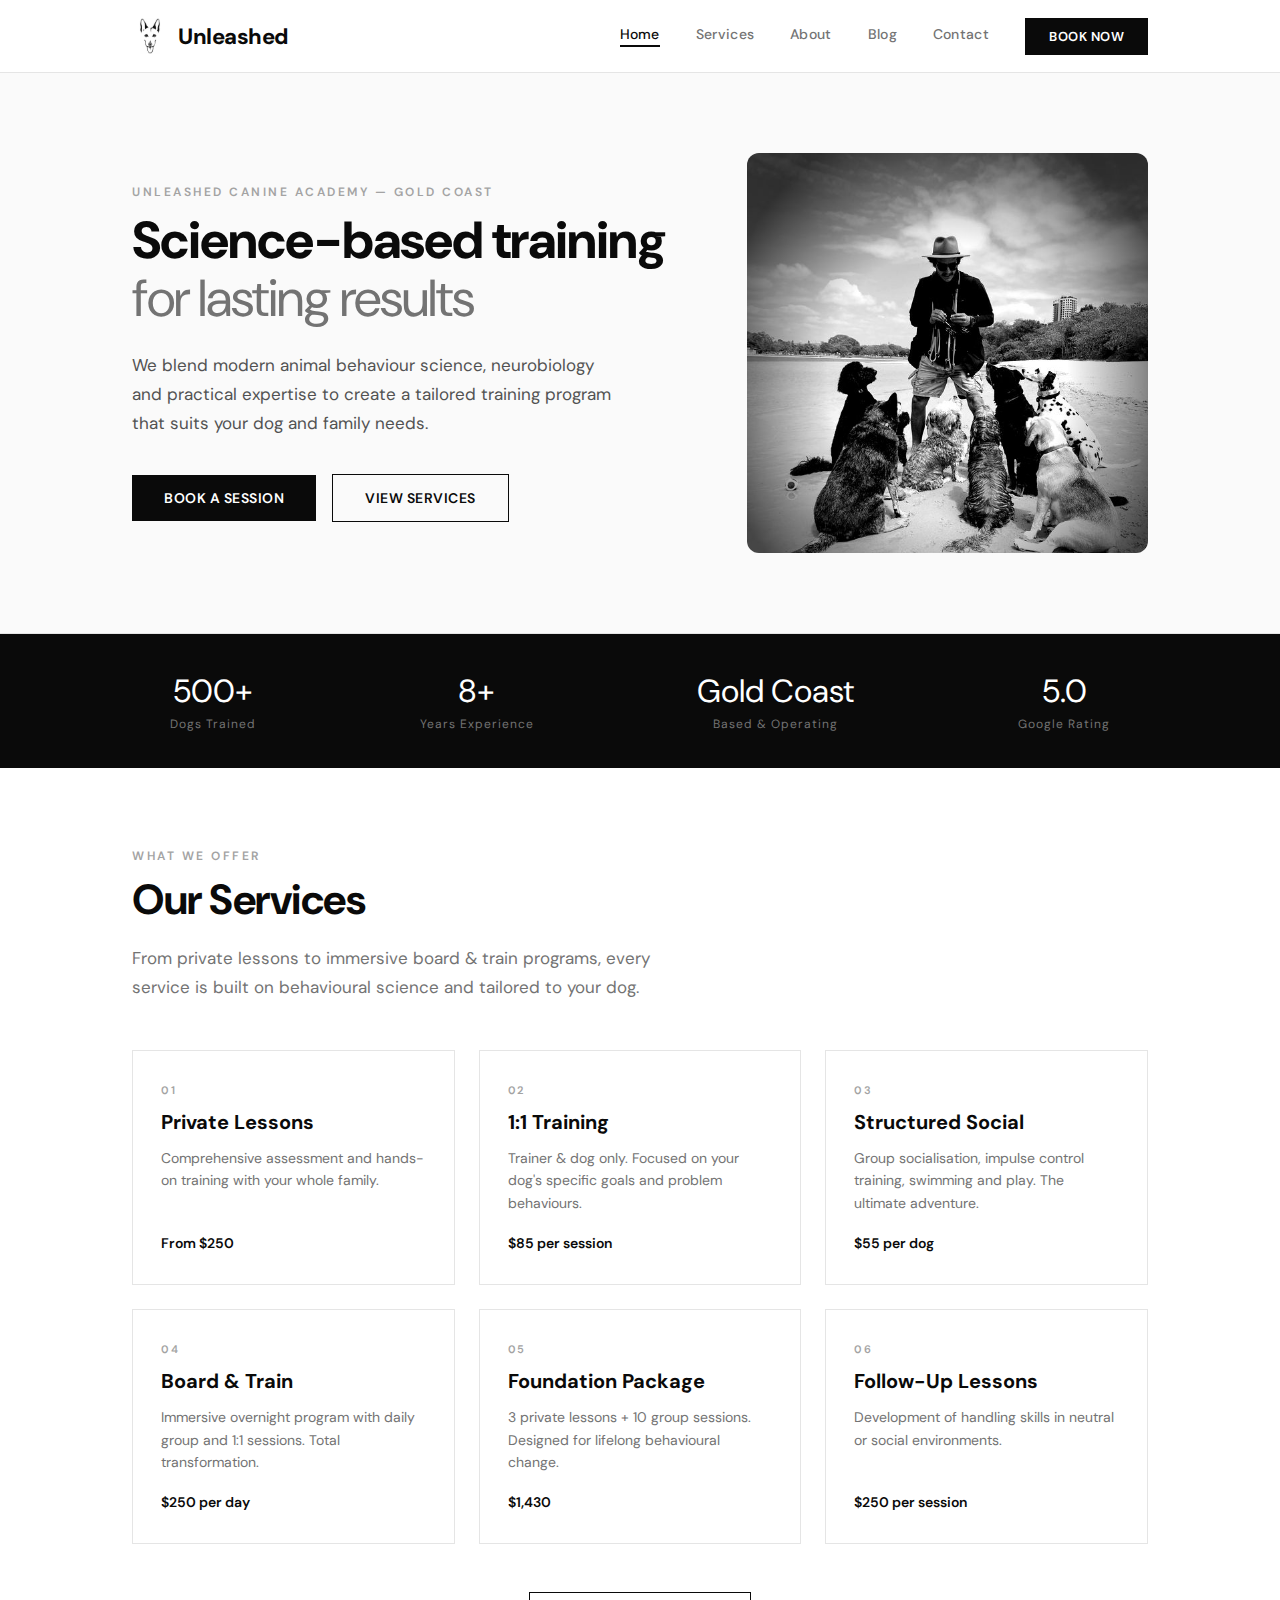
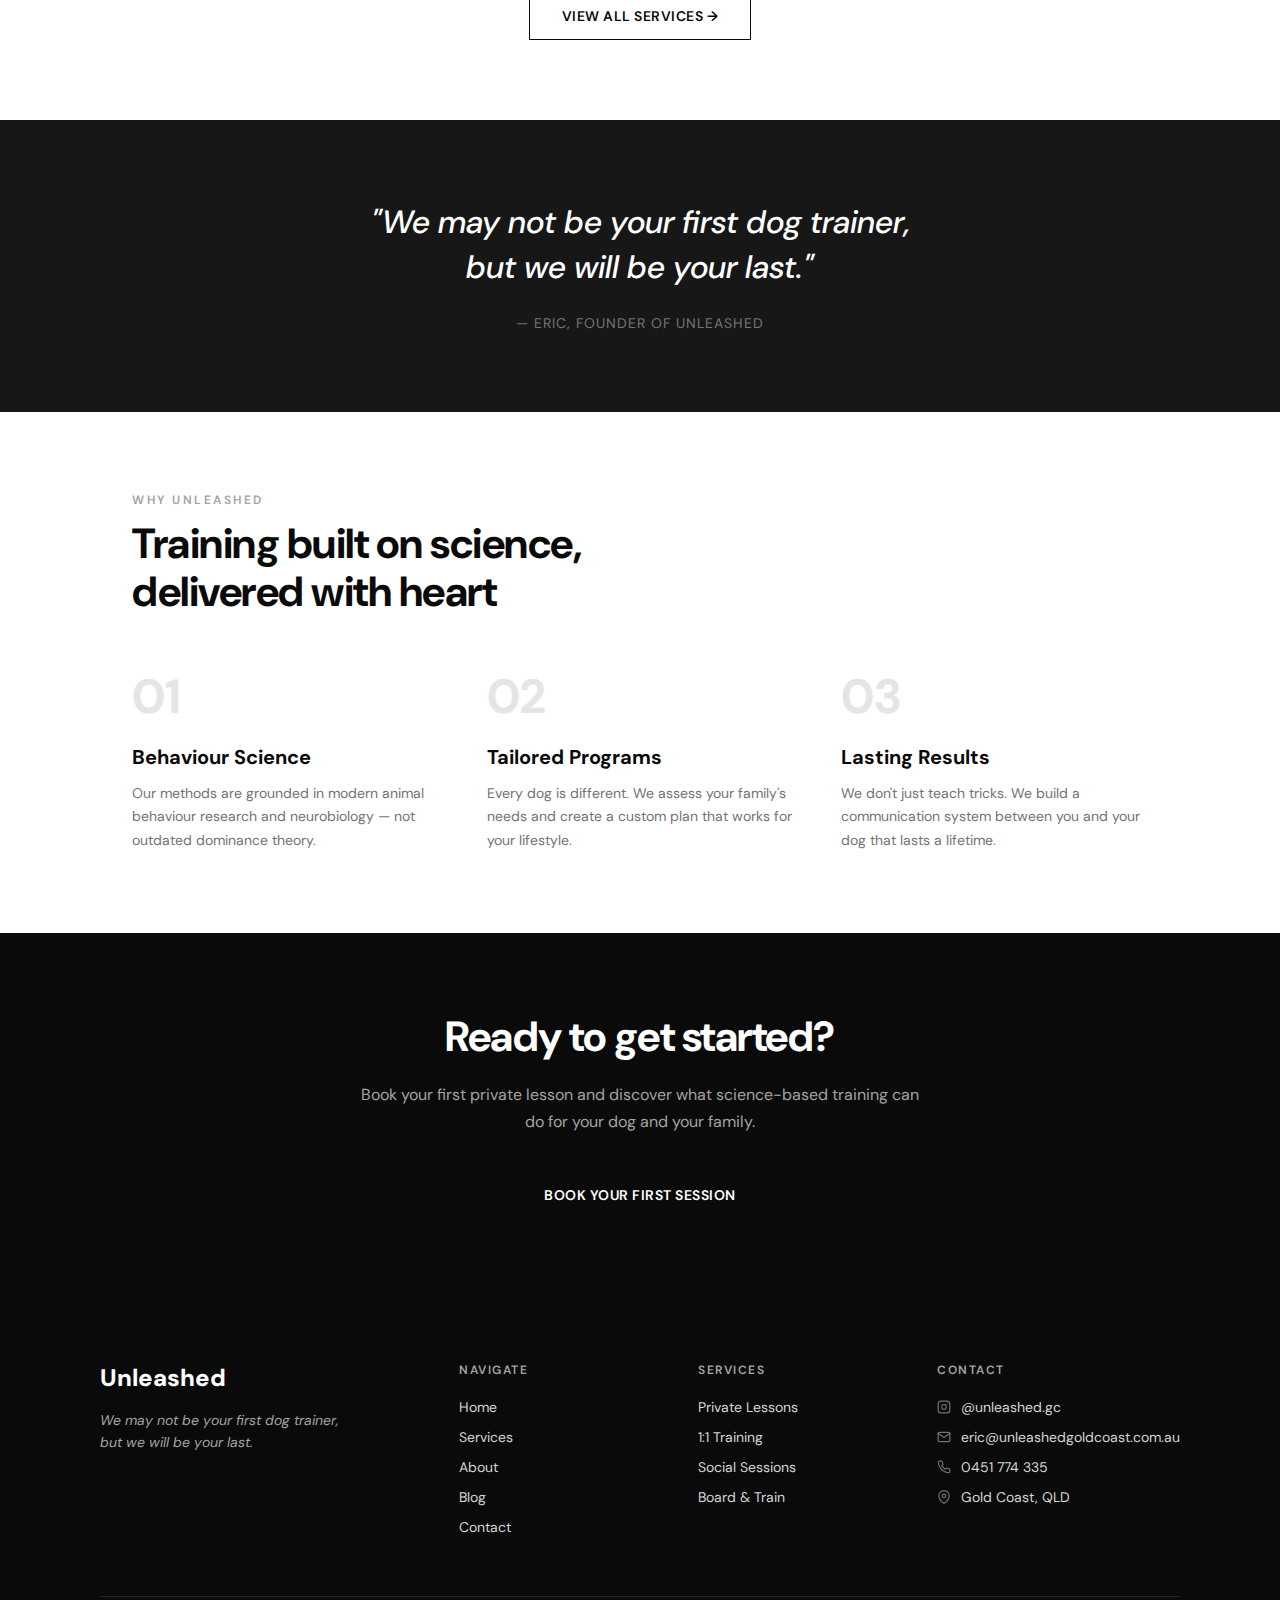
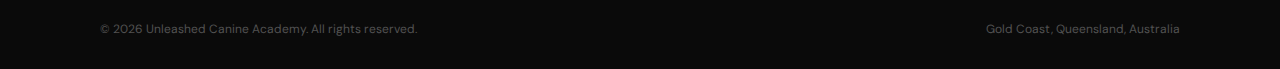
<file: unleashed-website/index.html>
<!DOCTYPE html>
<html lang="en">
<head>
  <meta charset="UTF-8" />
  <meta name="viewport" content="width=device-width, initial-scale=1.0, user-scalable=no" />
  <title>Unleashed Canine Academy — Gold Coast Dog Training</title>
  <meta name="description" content="Science-based dog training on the Gold Coast. Private lessons, group social sessions, board & train programs. We may not be your first dog trainer, but we will be your last." />
  <link href="https://fonts.googleapis.com/css2?family=DM+Sans:wght@400;500;600;700;800&display=swap" rel="stylesheet" />
  <link rel="stylesheet" href="assets/styles.css" />
</head>
<body>

  <!-- Nav -->
  <nav class="nav">
    <div class="nav__inner">
      <a href="index.html" class="nav__logo">
        <img src="./assets/logo.png" alt="Unleashed" />
        <span>Unleashed</span>
      </a>
      <button class="nav__hamburger" onclick="this.classList.toggle('nav__hamburger--open'); document.querySelector('.nav__links').classList.toggle('nav__links--open');" aria-label="Menu">
        <span></span><span></span><span></span>
      </button>
      <div class="nav__links">
        <a href="index.html" class="nav__link nav__link--active">Home</a>
        <a href="services.html" class="nav__link">Services</a>
        <a href="about.html" class="nav__link">About</a>
        <a href="blog.html" class="nav__link">Blog</a>
        <a href="contact.html" class="nav__link">Contact</a>
        <a href="booking.html" class="nav__book">BOOK NOW</a>
      </div>
    </div>
  </nav>

  <main>
    <!-- Hero -->
    <section class="hero">
      <div class="hero__inner">
        <div class="hero__text">
          <div class="section-label">Unleashed Canine Academy — Gold Coast</div>
          <h1 class="page-title page-title--hero">
            Science-based training<br />
            <span class="page-subtitle">for lasting results</span>
          </h1>
          <p>
            We blend modern animal behaviour science, neurobiology and practical expertise
            to create a tailored training program that suits your dog and family needs.
          </p>
          <div class="hero__actions">
            <a href="booking.html" class="btn btn--primary">BOOK A SESSION</a>
            <a href="services.html" class="btn btn--outline">VIEW SERVICES</a>
          </div>
        </div>
        <div class="hero__image">
          <img src="./assets/hero.jpg" alt="Eric training dogs on the Gold Coast beach" />
        </div>
      </div>
    </section>

    <!-- Stats -->
    <section class="stats">
      <div class="stats__inner">
        <div>
          <div class="stats__value">500+</div>
          <div class="stats__label">Dogs Trained</div>
        </div>
        <div>
          <div class="stats__value">8+</div>
          <div class="stats__label">Years Experience</div>
        </div>
        <div>
          <div class="stats__value">Gold Coast</div>
          <div class="stats__label">Based &amp; Operating</div>
        </div>
        <div>
          <div class="stats__value">5.0</div>
          <div class="stats__label">Google Rating</div>
        </div>
      </div>
    </section>

    <!-- Services overview -->
    <section class="section">
      <div class="container">
        <div class="section-label">What We Offer</div>
        <h2 class="section-title">Our Services</h2>
        <p class="section-desc" style="margin-bottom: 48px;">
          From private lessons to immersive board &amp; train programs,
          every service is built on behavioural science and tailored to your dog.
        </p>

        <div class="grid-3">
          <a href="services.html" class="service-card">
            <div class="service-card__num">01</div>
            <div class="service-card__title">Private Lessons</div>
            <div class="service-card__desc">Comprehensive assessment and hands-on training with your whole family.</div>
            <div class="service-card__price">From $250</div>
          </a>
          <a href="services.html" class="service-card">
            <div class="service-card__num">02</div>
            <div class="service-card__title">1:1 Training</div>
            <div class="service-card__desc">Trainer &amp; dog only. Focused on your dog's specific goals and problem behaviours.</div>
            <div class="service-card__price">$85 per session</div>
          </a>
          <a href="services.html" class="service-card">
            <div class="service-card__num">03</div>
            <div class="service-card__title">Structured Social</div>
            <div class="service-card__desc">Group socialisation, impulse control training, swimming and play. The ultimate adventure.</div>
            <div class="service-card__price">$55 per dog</div>
          </a>
          <a href="services.html" class="service-card">
            <div class="service-card__num">04</div>
            <div class="service-card__title">Board &amp; Train</div>
            <div class="service-card__desc">Immersive overnight program with daily group and 1:1 sessions. Total transformation.</div>
            <div class="service-card__price">$250 per day</div>
          </a>
          <a href="services.html" class="service-card">
            <div class="service-card__num">05</div>
            <div class="service-card__title">Foundation Package</div>
            <div class="service-card__desc">3 private lessons + 10 group sessions. Designed for lifelong behavioural change.</div>
            <div class="service-card__price">$1,430</div>
          </a>
          <a href="services.html" class="service-card">
            <div class="service-card__num">06</div>
            <div class="service-card__title">Follow-Up Lessons</div>
            <div class="service-card__desc">Development of handling skills in neutral or social environments.</div>
            <div class="service-card__price">$250 per session</div>
          </a>
        </div>

        <div style="text-align: center; margin-top: 48px;">
          <a href="services.html" class="btn btn--outline">VIEW ALL SERVICES →</a>
        </div>
      </div>
    </section>

    <!-- Quote -->
    <section class="section section--dark-alt section--center">
      <div style="max-width: 680px; margin: 0 auto;">
        <div class="quote__text">
          <em>"We may not be your first dog trainer,<br />but we will be your last."</em>
        </div>
        <div class="quote__attr">— ERIC, FOUNDER OF UNLEASHED</div>
      </div>
    </section>

    <!-- Why Unleashed -->
    <section class="section">
      <div class="container">
        <div class="section-label">Why Unleashed</div>
        <h2 class="section-title">Training built on science,<br />delivered with heart</h2>

        <div class="grid-3 grid-3--wide" style="margin-top: 48px;">
          <div>
            <div class="why__num">01</div>
            <div class="why__title">Behaviour Science</div>
            <div class="why__desc">Our methods are grounded in modern animal behaviour research and neurobiology — not outdated dominance theory.</div>
          </div>
          <div>
            <div class="why__num">02</div>
            <div class="why__title">Tailored Programs</div>
            <div class="why__desc">Every dog is different. We assess your family's needs and create a custom plan that works for your lifestyle.</div>
          </div>
          <div>
            <div class="why__num">03</div>
            <div class="why__title">Lasting Results</div>
            <div class="why__desc">We don't just teach tricks. We build a communication system between you and your dog that lasts a lifetime.</div>
          </div>
        </div>
      </div>
    </section>

    <!-- CTA -->
    <section class="section section--dark section--center">
      <div class="cta">
        <h2 class="section-title section-title--light">Ready to get started?</h2>
        <p>
          Book your first private lesson and discover what science-based
          training can do for your dog and your family.
        </p>
        <a href="booking.html" class="btn btn--primary">BOOK YOUR FIRST SESSION</a>
      </div>
    </section>
  </main>

  <!-- Footer -->
  <footer class="footer">
    <div class="footer__grid">
      <div class="footer__col footer__col--brand">
        <div class="footer__brand">Unleashed</div>
        <div class="footer__tagline">We may not be your first dog trainer,<br />but we will be your last.</div>
      </div>
      <div class="footer__col">
        <div class="footer__heading">NAVIGATE</div>
        <a href="index.html" class="footer__link">Home</a>
        <a href="services.html" class="footer__link">Services</a>
        <a href="about.html" class="footer__link">About</a>
        <a href="blog.html" class="footer__link">Blog</a>
        <a href="contact.html" class="footer__link">Contact</a>
      </div>
      <div class="footer__col">
        <div class="footer__heading">SERVICES</div>
        <a href="services.html" class="footer__link">Private Lessons</a>
        <a href="services.html" class="footer__link">1:1 Training</a>
        <a href="services.html" class="footer__link">Social Sessions</a>
        <a href="services.html" class="footer__link">Board &amp; Train</a>
      </div>
      <div class="footer__col footer__col--contact">
        <div class="footer__heading">CONTACT</div>
        <div class="footer__contact-item">
          <svg width="14" height="14" viewBox="0 0 24 24" fill="none" stroke="currentColor" stroke-width="2" stroke-linecap="round" stroke-linejoin="round"><rect x="2" y="2" width="20" height="20" rx="5" ry="5"/><path d="M16 11.37A4 4 0 1 1 12.63 8 4 4 0 0 1 16 11.37z"/><line x1="17.5" y1="6.5" x2="17.51" y2="6.5"/></svg>
          <a href="https://www.instagram.com/unleashed.gc/" target="_blank" rel="noopener noreferrer">@unleashed.gc</a>
        </div>
        <div class="footer__contact-item">
          <svg width="14" height="14" viewBox="0 0 24 24" fill="none" stroke="currentColor" stroke-width="2" stroke-linecap="round" stroke-linejoin="round"><path d="M4 4h16c1.1 0 2 .9 2 2v12c0 1.1-.9 2-2 2H4c-1.1 0-2-.9-2-2V6c0-1.1.9-2 2-2z"/><polyline points="22,6 12,13 2,6"/></svg>
          eric@unleashedgoldcoast.com.au
        </div>
        <div class="footer__contact-item">
          <svg width="14" height="14" viewBox="0 0 24 24" fill="none" stroke="currentColor" stroke-width="2" stroke-linecap="round" stroke-linejoin="round"><path d="M22 16.92v3a2 2 0 0 1-2.18 2 19.79 19.79 0 0 1-8.63-3.07 19.5 19.5 0 0 1-6-6 19.79 19.79 0 0 1-3.07-8.67A2 2 0 0 1 4.11 2h3a2 2 0 0 1 2 1.72 12.84 12.84 0 0 0 .7 2.81 2 2 0 0 1-.45 2.11L8.09 9.91a16 16 0 0 0 6 6l1.27-1.27a2 2 0 0 1 2.11-.45 12.84 12.84 0 0 0 2.81.7A2 2 0 0 1 22 16.92z"/></svg>
          0451 774 335
        </div>
        <div class="footer__contact-item">
          <svg width="14" height="14" viewBox="0 0 24 24" fill="none" stroke="currentColor" stroke-width="2" stroke-linecap="round" stroke-linejoin="round"><path d="M21 10c0 7-9 13-9 13s-9-6-9-13a9 9 0 0 1 18 0z"/><circle cx="12" cy="10" r="3"/></svg>
          Gold Coast, QLD
        </div>
      </div>
    </div>
    <div class="footer__bottom">
      <span>© 2026 Unleashed Canine Academy. All rights reserved.</span>
      <span>Gold Coast, Queensland, Australia</span>
    </div>
  </footer>

</body>
</html>
</file>
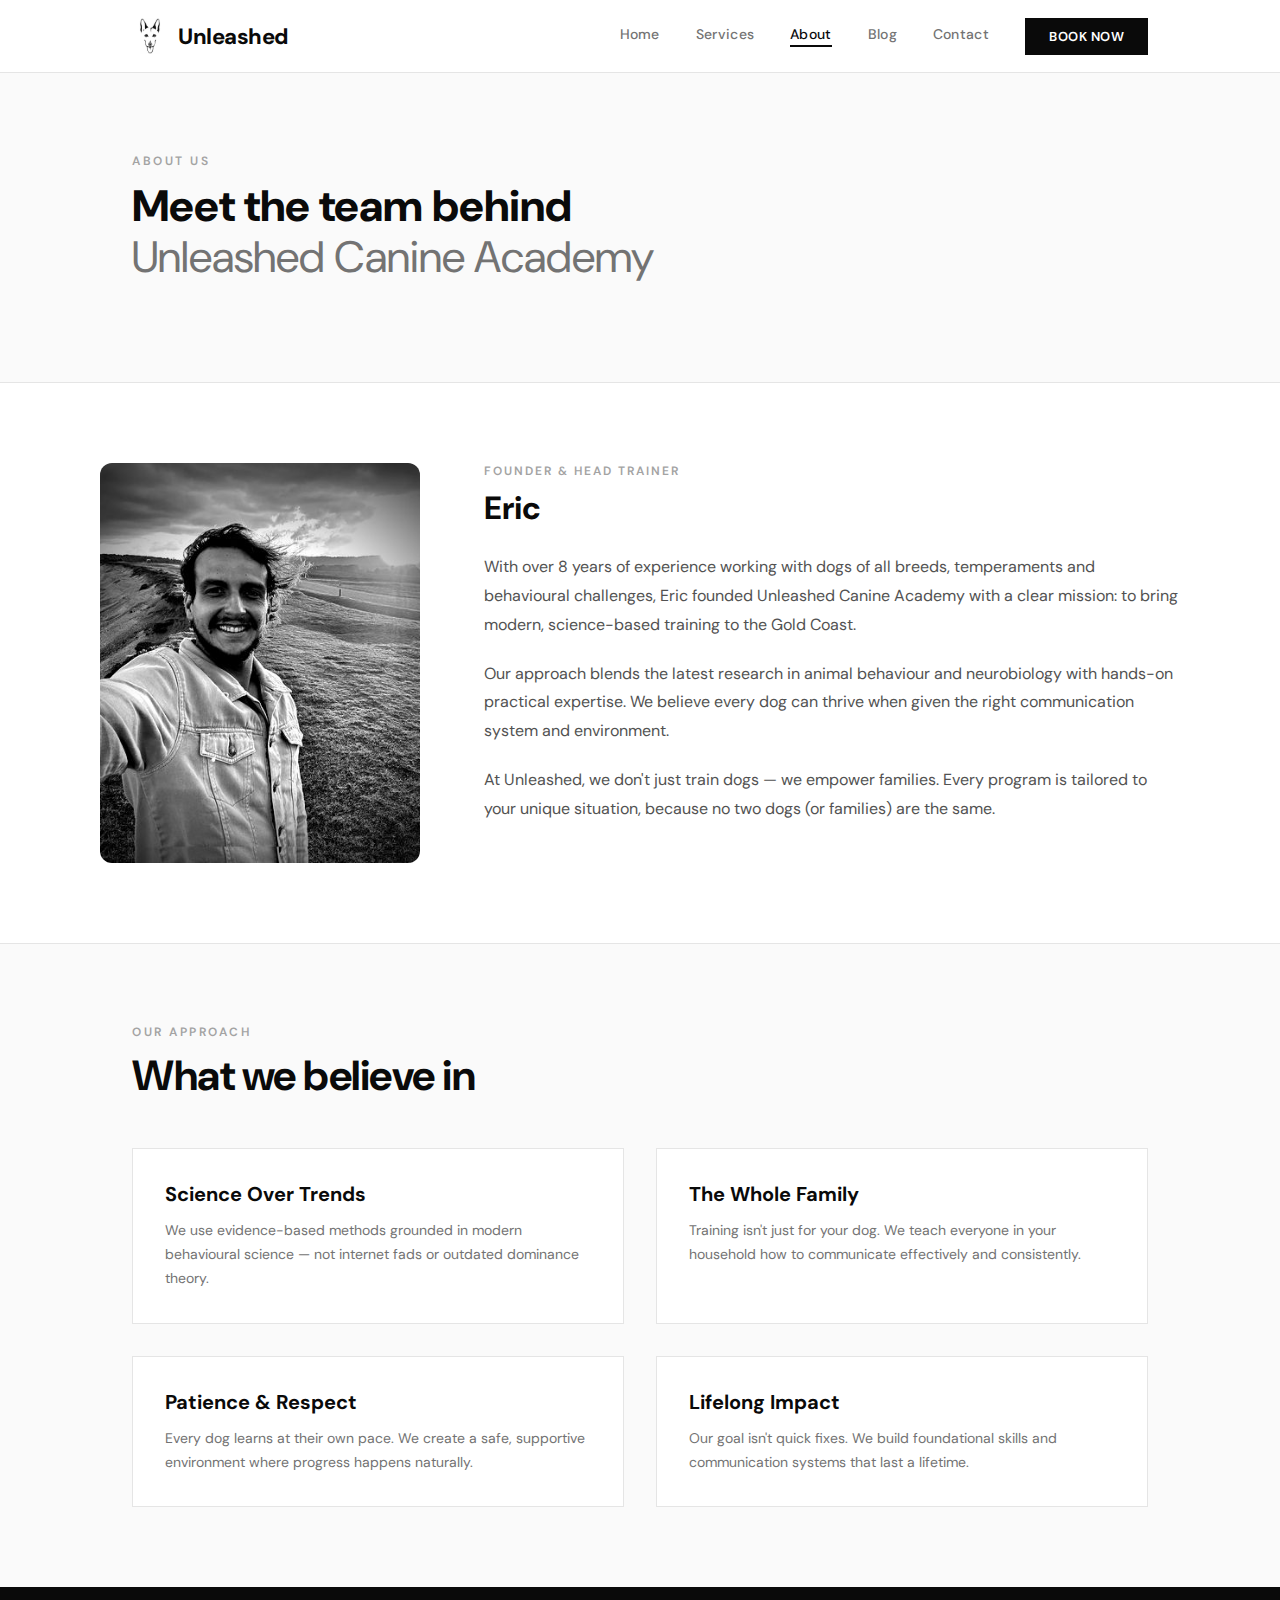
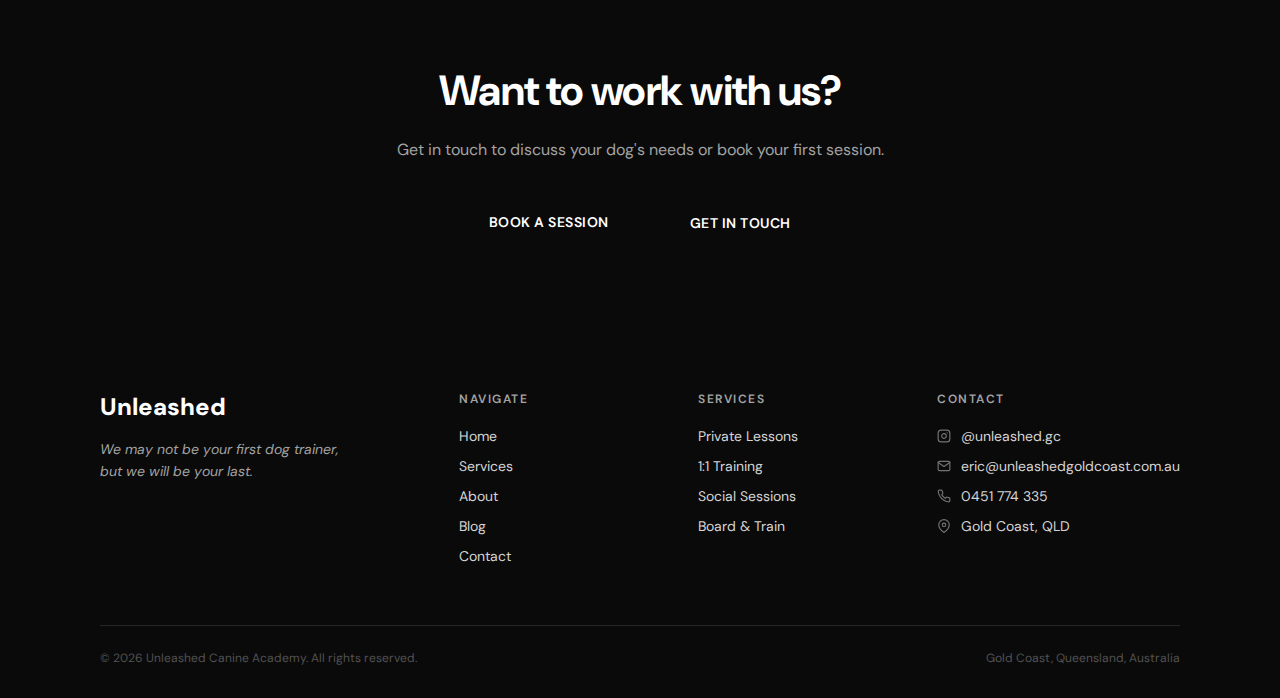
<file: unleashed-website/about.html>
<!DOCTYPE html>
<html lang="en">
<head>
  <meta charset="UTF-8" />
  <meta name="viewport" content="width=device-width, initial-scale=1.0, user-scalable=no" />
  <title>About — Unleashed Canine Academy</title>
  <meta name="description" content="Meet Eric and the team behind Unleashed Canine Academy. Over 8 years of experience in science-based dog training on the Gold Coast." />
  <link href="https://fonts.googleapis.com/css2?family=DM+Sans:wght@400;500;600;700;800&display=swap" rel="stylesheet" />
  <link rel="stylesheet" href="assets/styles.css" />
</head>
<body>

  <nav class="nav">
    <div class="nav__inner">
      <a href="index.html" class="nav__logo">
        <img src="./assets/logo.png" alt="Unleashed" />
        <span>Unleashed</span>
      </a>
      <div class="nav__links">
        <a href="index.html" class="nav__link">Home</a>
        <a href="services.html" class="nav__link">Services</a>
        <a href="about.html" class="nav__link nav__link--active">About</a>
        <a href="blog.html" class="nav__link">Blog</a>
        <a href="contact.html" class="nav__link">Contact</a>
        <a href="booking.html" class="nav__book">BOOK NOW</a>
      </div>
    </div>
  </nav>

  <main>
    <section class="section section--grey">
      <div class="container">
        <div class="section-label">About Us</div>
        <h1 class="page-title">
          Meet the team behind<br />
          <span class="page-subtitle">Unleashed Canine Academy</span>
        </h1>
      </div>
    </section>

    <section class="section">
      <div class="about-profile">
        <div class="about-profile__photo">
          <img src="./assets/eric.jpg" alt="Eric - Founder of Unleashed" />
        </div>
        <div class="about-profile__info">
          <div class="about-profile__role">FOUNDER &amp; HEAD TRAINER</div>
          <div class="about-profile__name">Eric</div>
          <div class="about-profile__bio">
            <p>
              With over 8 years of experience working with dogs of all breeds, temperaments and
              behavioural challenges, Eric founded Unleashed Canine Academy with a clear mission:
              to bring modern, science-based training to the Gold Coast.
            </p>
            <p>
              Our approach blends the latest research in animal behaviour and neurobiology with
              hands-on practical expertise. We believe every dog can thrive when given the right
              communication system and environment.
            </p>
            <p>
              At Unleashed, we don't just train dogs — we empower families. Every program is
              tailored to your unique situation, because no two dogs (or families) are the same.
            </p>
          </div>
        </div>
      </div>
    </section>

    <!-- Values -->
    <section class="section section--grey-top">
      <div class="container">
        <div class="section-label">Our Approach</div>
        <h2 class="section-title">What we believe in</h2>

        <div class="grid-2" style="margin-top: 48px;">
          <div class="value-card">
            <div class="value-card__title">Science Over Trends</div>
            <div class="value-card__desc">We use evidence-based methods grounded in modern behavioural science — not internet fads or outdated dominance theory.</div>
          </div>
          <div class="value-card">
            <div class="value-card__title">The Whole Family</div>
            <div class="value-card__desc">Training isn't just for your dog. We teach everyone in your household how to communicate effectively and consistently.</div>
          </div>
          <div class="value-card">
            <div class="value-card__title">Patience &amp; Respect</div>
            <div class="value-card__desc">Every dog learns at their own pace. We create a safe, supportive environment where progress happens naturally.</div>
          </div>
          <div class="value-card">
            <div class="value-card__title">Lifelong Impact</div>
            <div class="value-card__desc">Our goal isn't quick fixes. We build foundational skills and communication systems that last a lifetime.</div>
          </div>
        </div>
      </div>
    </section>

    <section class="section section--dark section--center">
      <div class="cta">
        <h2 class="section-title section-title--light">Want to work with us?</h2>
        <p>Get in touch to discuss your dog's needs or book your first session.</p>
        <div class="cta__actions">
          <a href="booking.html" class="btn btn--primary">BOOK A SESSION</a>
          <a href="contact.html" class="btn btn--outline-light">GET IN TOUCH</a>
        </div>
      </div>
    </section>
  </main>

  <footer class="footer">
    <div class="footer__grid">
      <div class="footer__col footer__col--brand">
        <div class="footer__brand">Unleashed</div>
        <div class="footer__tagline">We may not be your first dog trainer,<br />but we will be your last.</div>
      </div>
      <div class="footer__col">
        <div class="footer__heading">NAVIGATE</div>
        <a href="index.html" class="footer__link">Home</a>
        <a href="services.html" class="footer__link">Services</a>
        <a href="about.html" class="footer__link">About</a>
        <a href="blog.html" class="footer__link">Blog</a>
        <a href="contact.html" class="footer__link">Contact</a>
      </div>
      <div class="footer__col">
        <div class="footer__heading">SERVICES</div>
        <a href="services.html" class="footer__link">Private Lessons</a>
        <a href="services.html" class="footer__link">1:1 Training</a>
        <a href="services.html" class="footer__link">Social Sessions</a>
        <a href="services.html" class="footer__link">Board &amp; Train</a>
      </div>
      <div class="footer__col footer__col--contact">
        <div class="footer__heading">CONTACT</div>
        <div class="footer__contact-item">
          <svg width="14" height="14" viewBox="0 0 24 24" fill="none" stroke="currentColor" stroke-width="2" stroke-linecap="round" stroke-linejoin="round"><rect x="2" y="2" width="20" height="20" rx="5" ry="5"/><path d="M16 11.37A4 4 0 1 1 12.63 8 4 4 0 0 1 16 11.37z"/><line x1="17.5" y1="6.5" x2="17.51" y2="6.5"/></svg>
          <a href="https://www.instagram.com/unleashed.gc/" target="_blank" rel="noopener noreferrer">@unleashed.gc</a>
        </div>
        <div class="footer__contact-item">
          <svg width="14" height="14" viewBox="0 0 24 24" fill="none" stroke="currentColor" stroke-width="2" stroke-linecap="round" stroke-linejoin="round"><path d="M4 4h16c1.1 0 2 .9 2 2v12c0 1.1-.9 2-2 2H4c-1.1 0-2-.9-2-2V6c0-1.1.9-2 2-2z"/><polyline points="22,6 12,13 2,6"/></svg>
          eric@unleashedgoldcoast.com.au
        </div>
        <div class="footer__contact-item">
          <svg width="14" height="14" viewBox="0 0 24 24" fill="none" stroke="currentColor" stroke-width="2" stroke-linecap="round" stroke-linejoin="round"><path d="M22 16.92v3a2 2 0 0 1-2.18 2 19.79 19.79 0 0 1-8.63-3.07 19.5 19.5 0 0 1-6-6 19.79 19.79 0 0 1-3.07-8.67A2 2 0 0 1 4.11 2h3a2 2 0 0 1 2 1.72 12.84 12.84 0 0 0 .7 2.81 2 2 0 0 1-.45 2.11L8.09 9.91a16 16 0 0 0 6 6l1.27-1.27a2 2 0 0 1 2.11-.45 12.84 12.84 0 0 0 2.81.7A2 2 0 0 1 22 16.92z"/></svg>
          0451 774 335
        </div>
        <div class="footer__contact-item">
          <svg width="14" height="14" viewBox="0 0 24 24" fill="none" stroke="currentColor" stroke-width="2" stroke-linecap="round" stroke-linejoin="round"><path d="M21 10c0 7-9 13-9 13s-9-6-9-13a9 9 0 0 1 18 0z"/><circle cx="12" cy="10" r="3"/></svg>
          Gold Coast, QLD
        </div>
      </div>
    </div>
    <div class="footer__bottom">
      <span>© 2026 Unleashed Canine Academy. All rights reserved.</span>
      <span>Gold Coast, Queensland, Australia</span>
    </div>
  </footer>

</body>
</html>
</file>
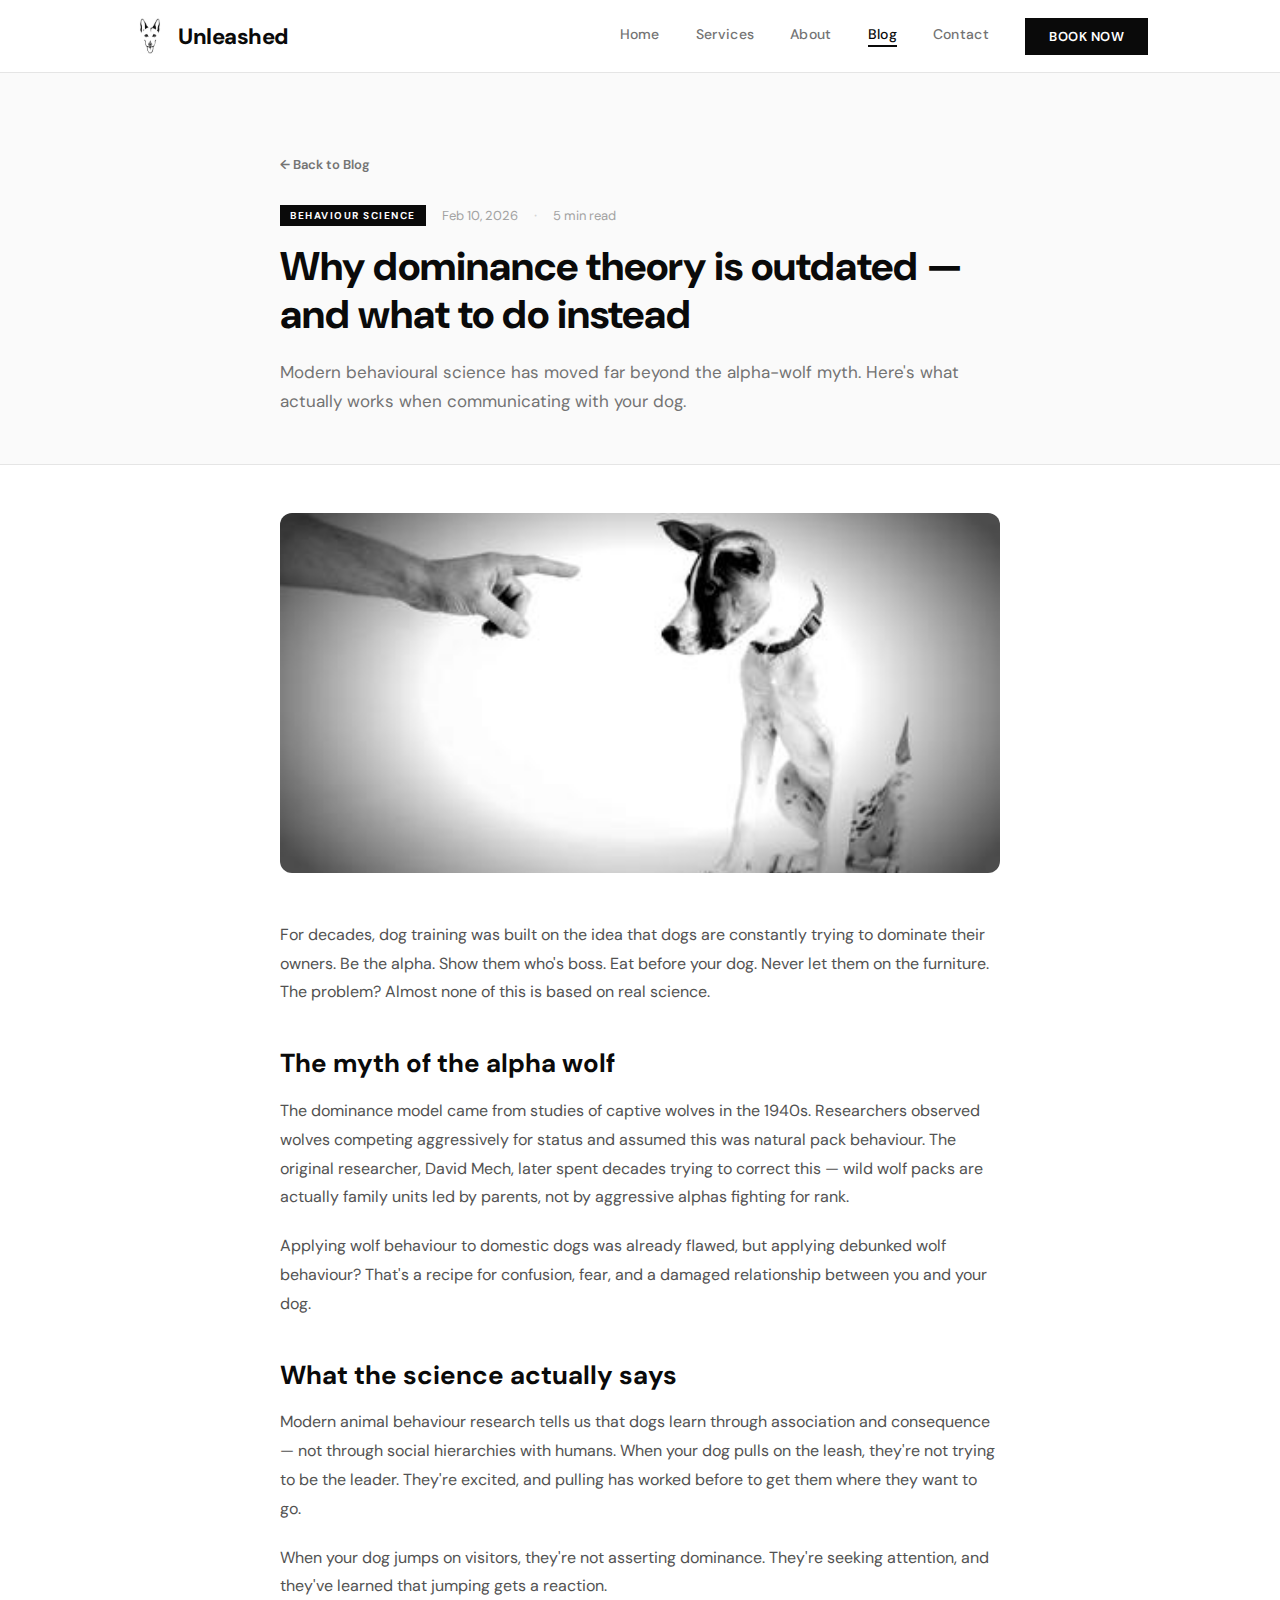
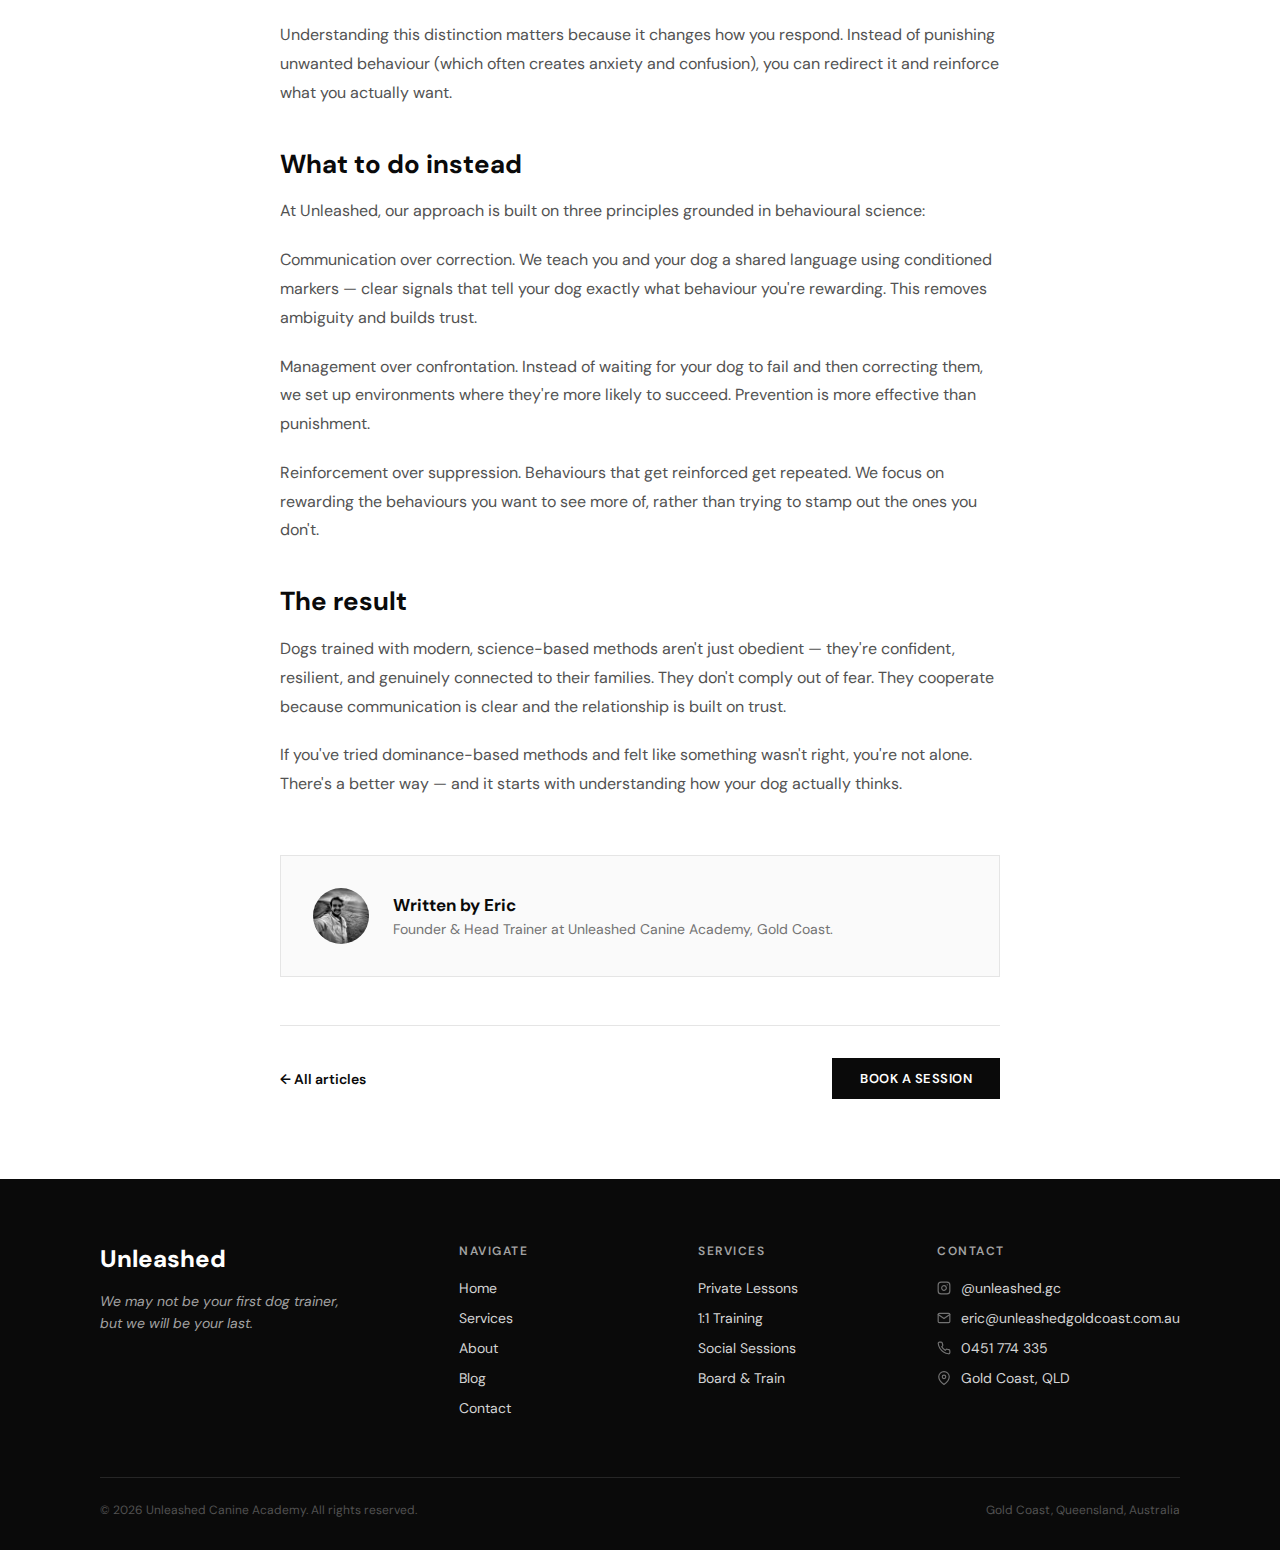
<file: unleashed-website/blog-1.html>
<!DOCTYPE html>
<html lang="en">
<head>
  <meta charset="UTF-8" />
  <meta name="viewport" content="width=device-width, initial-scale=1.0, user-scalable=no" />
  <title>Why dominance theory is outdated — and what to do instead — Unleashed Blog</title>
  <meta name="description" content="Modern behavioural science has moved far beyond the alpha-wolf myth. Here's what actually works when communicating with your dog." />
  <link href="https://fonts.googleapis.com/css2?family=DM+Sans:wght@400;500;600;700;800&display=swap" rel="stylesheet" />
  <link rel="stylesheet" href="assets/styles.css" />
</head>
<body>

  <nav class="nav">
    <div class="nav__inner">
      <a href="index.html" class="nav__logo">
        <img src="./assets/logo.png" alt="Unleashed" />
        <span>Unleashed</span>
      </a>
      <div class="nav__links">
        <a href="index.html" class="nav__link">Home</a>
        <a href="services.html" class="nav__link">Services</a>
        <a href="about.html" class="nav__link">About</a>
        <a href="blog.html" class="nav__link nav__link--active">Blog</a>
        <a href="contact.html" class="nav__link">Contact</a>
        <a href="booking.html" class="nav__book">BOOK NOW</a>
      </div>
    </div>
  </nav>

  <main>
    <!-- Article header -->
    <section class="section section--grey" style="padding-bottom: 48px;">
      <div class="article-container">
        <a href="blog.html" class="article__back">← Back to Blog</a>
        <div class="article__meta">
          <span class="article__category">BEHAVIOUR SCIENCE</span>
          <span class="article__date">Feb 10, 2026</span>
          <span class="article__dot">·</span>
          <span class="article__read-time">5 min read</span>
        </div>
        <h1 class="article__title">Why dominance theory is outdated — and what to do instead</h1>
        <p class="article__excerpt">Modern behavioural science has moved far beyond the alpha-wolf myth. Here's what actually works when communicating with your dog.</p>
      </div>
    </section>

    <!-- Featured image -->
    <section style="padding: 48px 32px 0;">
      <div class="article__featured-image">
        <img src="./assets/blog-1.jpg" alt="Why dominance theory is outdated" />
      </div>
    </section>

    <!-- Article content -->
    <section style="padding: 48px 32px 80px;">
      <div class="article-container article__content">
        <p>For decades, dog training was built on the idea that dogs are constantly trying to dominate their owners. Be the alpha. Show them who's boss. Eat before your dog. Never let them on the furniture. The problem? Almost none of this is based on real science.</p>

        <h2>The myth of the alpha wolf</h2>
        <p>The dominance model came from studies of captive wolves in the 1940s. Researchers observed wolves competing aggressively for status and assumed this was natural pack behaviour. The original researcher, David Mech, later spent decades trying to correct this — wild wolf packs are actually family units led by parents, not by aggressive alphas fighting for rank.</p>
        <p>Applying wolf behaviour to domestic dogs was already flawed, but applying debunked wolf behaviour? That's a recipe for confusion, fear, and a damaged relationship between you and your dog.</p>

        <h2>What the science actually says</h2>
        <p>Modern animal behaviour research tells us that dogs learn through association and consequence — not through social hierarchies with humans. When your dog pulls on the leash, they're not trying to be the leader. They're excited, and pulling has worked before to get them where they want to go.</p>
        <p>When your dog jumps on visitors, they're not asserting dominance. They're seeking attention, and they've learned that jumping gets a reaction.</p>
        <p>Understanding this distinction matters because it changes how you respond. Instead of punishing unwanted behaviour (which often creates anxiety and confusion), you can redirect it and reinforce what you actually want.</p>

        <h2>What to do instead</h2>
        <p>At Unleashed, our approach is built on three principles grounded in behavioural science:</p>
        <p>Communication over correction. We teach you and your dog a shared language using conditioned markers — clear signals that tell your dog exactly what behaviour you're rewarding. This removes ambiguity and builds trust.</p>
        <p>Management over confrontation. Instead of waiting for your dog to fail and then correcting them, we set up environments where they're more likely to succeed. Prevention is more effective than punishment.</p>
        <p>Reinforcement over suppression. Behaviours that get reinforced get repeated. We focus on rewarding the behaviours you want to see more of, rather than trying to stamp out the ones you don't.</p>

        <h2>The result</h2>
        <p>Dogs trained with modern, science-based methods aren't just obedient — they're confident, resilient, and genuinely connected to their families. They don't comply out of fear. They cooperate because communication is clear and the relationship is built on trust.</p>
        <p>If you've tried dominance-based methods and felt like something wasn't right, you're not alone. There's a better way — and it starts with understanding how your dog actually thinks.</p>

        <!-- Author -->
        <div class="article__author">
          <div class="article__author-photo">
            <img src="./assets/eric.jpg" alt="Eric" />
          </div>
          <div>
            <div class="article__author-name">Written by Eric</div>
            <div class="article__author-role">Founder &amp; Head Trainer at Unleashed Canine Academy, Gold Coast.</div>
          </div>
        </div>

        <!-- Bottom nav -->
        <div class="article__bottom-nav">
          <a href="blog.html" class="article__all-link">← All articles</a>
          <a href="booking.html" class="article__book-link">BOOK A SESSION</a>
        </div>
      </div>
    </section>
  </main>

  <footer class="footer">
    <div class="footer__grid">
      <div class="footer__col footer__col--brand">
        <div class="footer__brand">Unleashed</div>
        <div class="footer__tagline">We may not be your first dog trainer,<br />but we will be your last.</div>
      </div>
      <div class="footer__col">
        <div class="footer__heading">NAVIGATE</div>
        <a href="index.html" class="footer__link">Home</a>
        <a href="services.html" class="footer__link">Services</a>
        <a href="about.html" class="footer__link">About</a>
        <a href="blog.html" class="footer__link">Blog</a>
        <a href="contact.html" class="footer__link">Contact</a>
      </div>
      <div class="footer__col">
        <div class="footer__heading">SERVICES</div>
        <a href="services.html" class="footer__link">Private Lessons</a>
        <a href="services.html" class="footer__link">1:1 Training</a>
        <a href="services.html" class="footer__link">Social Sessions</a>
        <a href="services.html" class="footer__link">Board &amp; Train</a>
      </div>
      <div class="footer__col footer__col--contact">
        <div class="footer__heading">CONTACT</div>
        <div class="footer__contact-item">
          <svg width="14" height="14" viewBox="0 0 24 24" fill="none" stroke="currentColor" stroke-width="2" stroke-linecap="round" stroke-linejoin="round"><rect x="2" y="2" width="20" height="20" rx="5" ry="5"/><path d="M16 11.37A4 4 0 1 1 12.63 8 4 4 0 0 1 16 11.37z"/><line x1="17.5" y1="6.5" x2="17.51" y2="6.5"/></svg>
          <a href="https://www.instagram.com/unleashed.gc/" target="_blank" rel="noopener noreferrer">@unleashed.gc</a>
        </div>
        <div class="footer__contact-item">
          <svg width="14" height="14" viewBox="0 0 24 24" fill="none" stroke="currentColor" stroke-width="2" stroke-linecap="round" stroke-linejoin="round"><path d="M4 4h16c1.1 0 2 .9 2 2v12c0 1.1-.9 2-2 2H4c-1.1 0-2-.9-2-2V6c0-1.1.9-2 2-2z"/><polyline points="22,6 12,13 2,6"/></svg>
          eric@unleashedgoldcoast.com.au
        </div>
        <div class="footer__contact-item">
          <svg width="14" height="14" viewBox="0 0 24 24" fill="none" stroke="currentColor" stroke-width="2" stroke-linecap="round" stroke-linejoin="round"><path d="M22 16.92v3a2 2 0 0 1-2.18 2 19.79 19.79 0 0 1-8.63-3.07 19.5 19.5 0 0 1-6-6 19.79 19.79 0 0 1-3.07-8.67A2 2 0 0 1 4.11 2h3a2 2 0 0 1 2 1.72 12.84 12.84 0 0 0 .7 2.81 2 2 0 0 1-.45 2.11L8.09 9.91a16 16 0 0 0 6 6l1.27-1.27a2 2 0 0 1 2.11-.45 12.84 12.84 0 0 0 2.81.7A2 2 0 0 1 22 16.92z"/></svg>
          0451 774 335
        </div>
        <div class="footer__contact-item">
          <svg width="14" height="14" viewBox="0 0 24 24" fill="none" stroke="currentColor" stroke-width="2" stroke-linecap="round" stroke-linejoin="round"><path d="M21 10c0 7-9 13-9 13s-9-6-9-13a9 9 0 0 1 18 0z"/><circle cx="12" cy="10" r="3"/></svg>
          Gold Coast, QLD
        </div>
      </div>
    </div>
    <div class="footer__bottom">
      <span>© 2026 Unleashed Canine Academy. All rights reserved.</span>
      <span>Gold Coast, Queensland, Australia</span>
    </div>
  </footer>

</body>
</html>
</file>
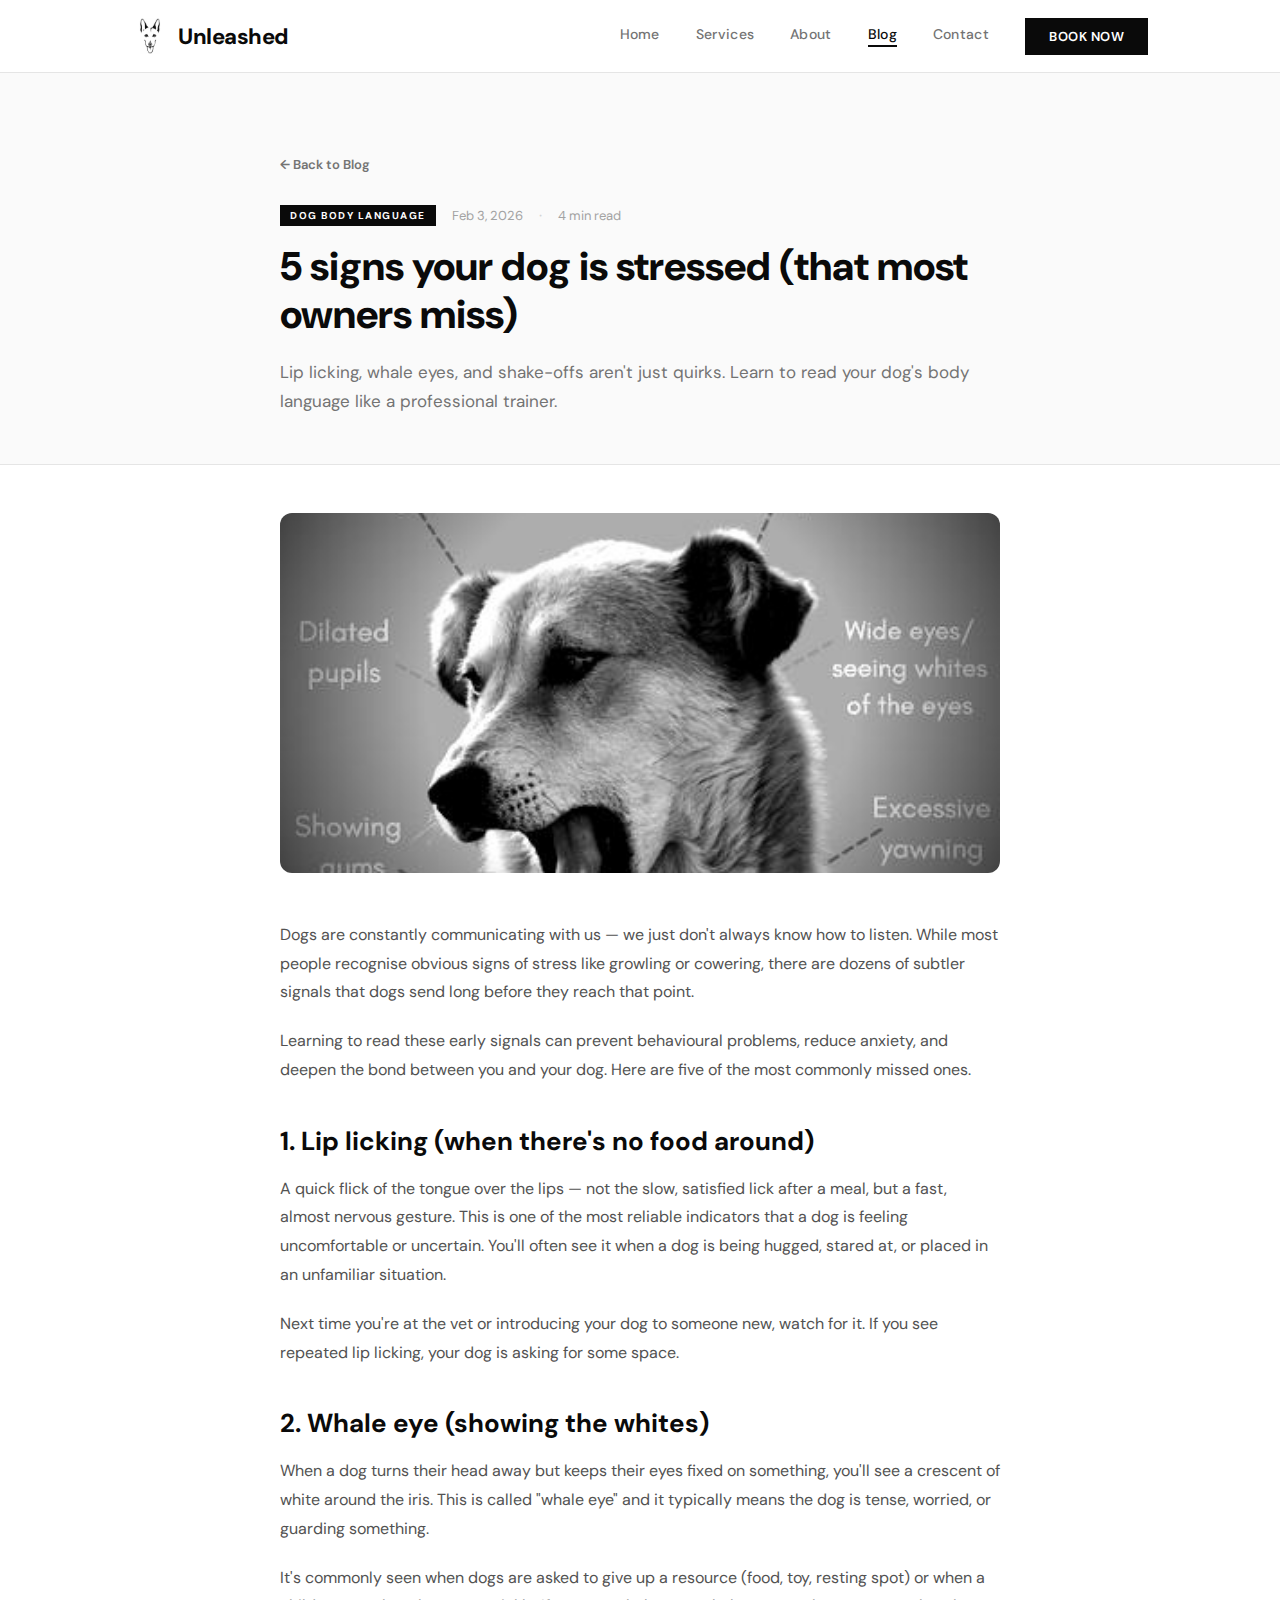
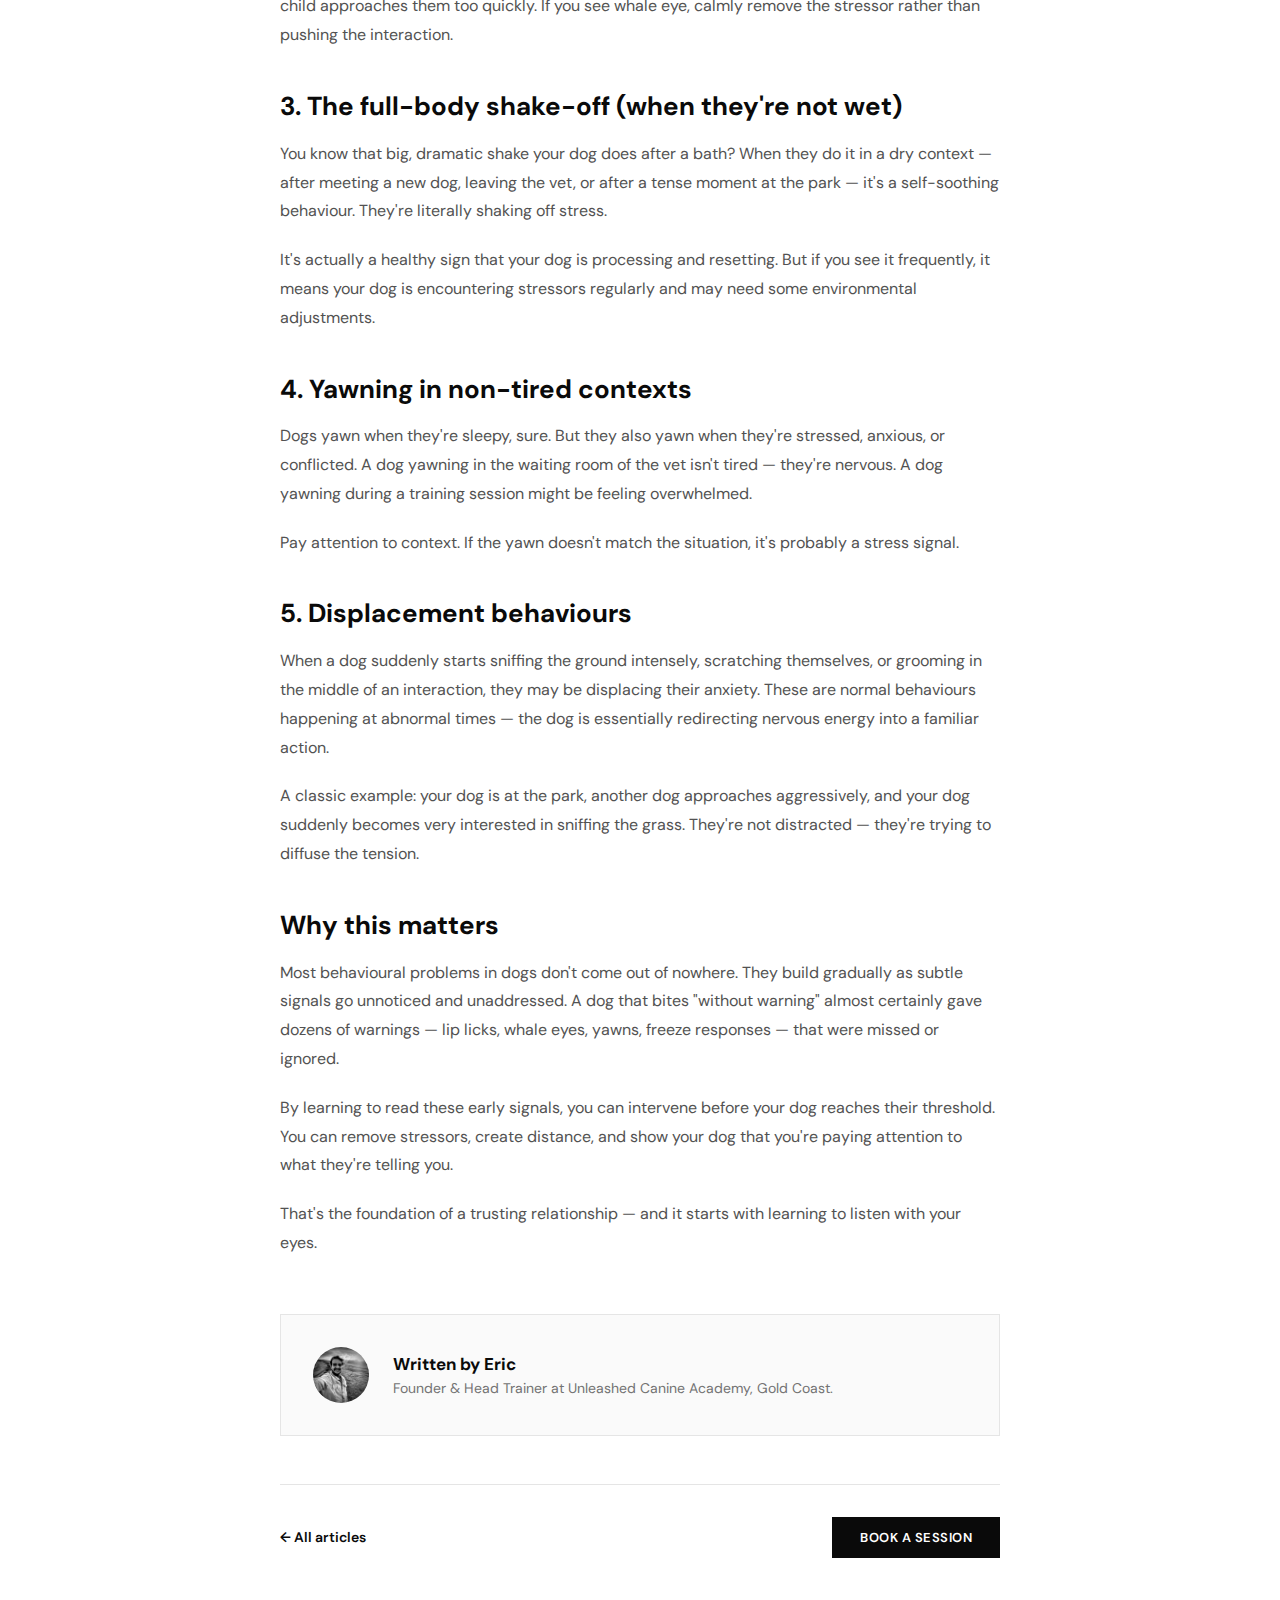
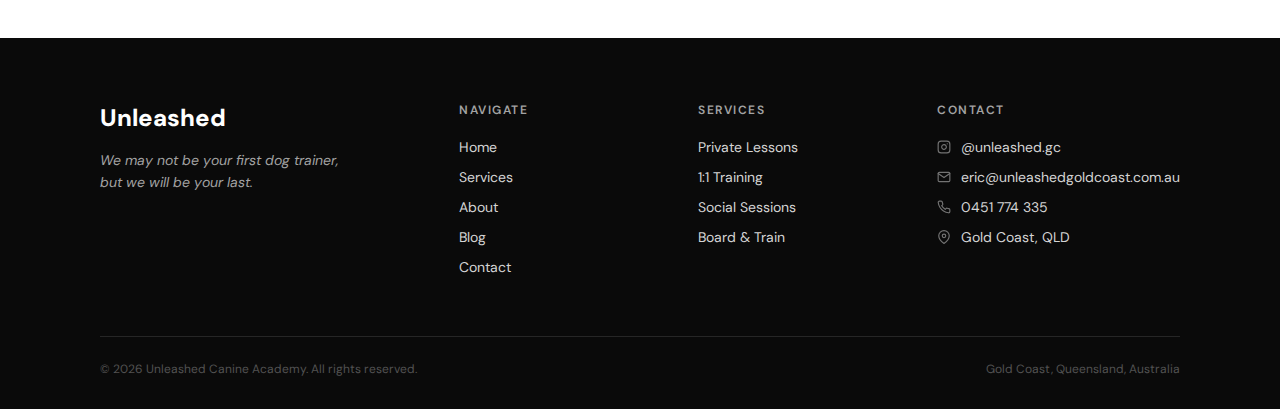
<file: unleashed-website/blog-2.html>
<!DOCTYPE html>
<html lang="en">
<head>
  <meta charset="UTF-8" />
  <meta name="viewport" content="width=device-width, initial-scale=1.0, user-scalable=no" />
  <title>5 signs your dog is stressed (that most owners miss) — Unleashed Blog</title>
  <meta name="description" content="Lip licking, whale eyes, and shake-offs aren't just quirks. Learn to read your dog's body language like a professional trainer." />
  <link href="https://fonts.googleapis.com/css2?family=DM+Sans:wght@400;500;600;700;800&display=swap" rel="stylesheet" />
  <link rel="stylesheet" href="assets/styles.css" />
</head>
<body>

  <nav class="nav">
    <div class="nav__inner">
      <a href="index.html" class="nav__logo">
        <img src="./assets/logo.png" alt="Unleashed" />
        <span>Unleashed</span>
      </a>
      <button class="nav__hamburger" onclick="this.classList.toggle('nav__hamburger--open'); document.querySelector('.nav__links').classList.toggle('nav__links--open');" aria-label="Menu">
        <span></span><span></span><span></span>
      </button>
      <div class="nav__links">
        <a href="index.html" class="nav__link">Home</a>
        <a href="services.html" class="nav__link">Services</a>
        <a href="about.html" class="nav__link">About</a>
        <a href="blog.html" class="nav__link nav__link--active">Blog</a>
        <a href="contact.html" class="nav__link">Contact</a>
        <a href="booking.html" class="nav__book">BOOK NOW</a>
      </div>
    </div>
  </nav>

  <main>
    <section class="section section--grey" style="padding-bottom: 48px;">
      <div class="article-container">
        <a href="blog.html" class="article__back">← Back to Blog</a>
        <div class="article__meta">
          <span class="article__category">DOG BODY LANGUAGE</span>
          <span class="article__date">Feb 3, 2026</span>
          <span class="article__dot">·</span>
          <span class="article__read-time">4 min read</span>
        </div>
        <h1 class="article__title">5 signs your dog is stressed (that most owners miss)</h1>
        <p class="article__excerpt">Lip licking, whale eyes, and shake-offs aren't just quirks. Learn to read your dog's body language like a professional trainer.</p>
      </div>
    </section>

    <section style="padding: 48px 32px 0;">
      <div class="article__featured-image">
        <img src="./assets/blog-2.jpg" alt="5 signs your dog is stressed" />
      </div>
    </section>

    <section style="padding: 48px 32px 80px;">
      <div class="article-container article__content">
        <p>Dogs are constantly communicating with us — we just don't always know how to listen. While most people recognise obvious signs of stress like growling or cowering, there are dozens of subtler signals that dogs send long before they reach that point.</p>
        <p>Learning to read these early signals can prevent behavioural problems, reduce anxiety, and deepen the bond between you and your dog. Here are five of the most commonly missed ones.</p>

        <h2>1. Lip licking (when there's no food around)</h2>
        <p>A quick flick of the tongue over the lips — not the slow, satisfied lick after a meal, but a fast, almost nervous gesture. This is one of the most reliable indicators that a dog is feeling uncomfortable or uncertain. You'll often see it when a dog is being hugged, stared at, or placed in an unfamiliar situation.</p>
        <p>Next time you're at the vet or introducing your dog to someone new, watch for it. If you see repeated lip licking, your dog is asking for some space.</p>

        <h2>2. Whale eye (showing the whites)</h2>
        <p>When a dog turns their head away but keeps their eyes fixed on something, you'll see a crescent of white around the iris. This is called "whale eye" and it typically means the dog is tense, worried, or guarding something.</p>
        <p>It's commonly seen when dogs are asked to give up a resource (food, toy, resting spot) or when a child approaches them too quickly. If you see whale eye, calmly remove the stressor rather than pushing the interaction.</p>

        <h2>3. The full-body shake-off (when they're not wet)</h2>
        <p>You know that big, dramatic shake your dog does after a bath? When they do it in a dry context — after meeting a new dog, leaving the vet, or after a tense moment at the park — it's a self-soothing behaviour. They're literally shaking off stress.</p>
        <p>It's actually a healthy sign that your dog is processing and resetting. But if you see it frequently, it means your dog is encountering stressors regularly and may need some environmental adjustments.</p>

        <h2>4. Yawning in non-tired contexts</h2>
        <p>Dogs yawn when they're sleepy, sure. But they also yawn when they're stressed, anxious, or conflicted. A dog yawning in the waiting room of the vet isn't tired — they're nervous. A dog yawning during a training session might be feeling overwhelmed.</p>
        <p>Pay attention to context. If the yawn doesn't match the situation, it's probably a stress signal.</p>

        <h2>5. Displacement behaviours</h2>
        <p>When a dog suddenly starts sniffing the ground intensely, scratching themselves, or grooming in the middle of an interaction, they may be displacing their anxiety. These are normal behaviours happening at abnormal times — the dog is essentially redirecting nervous energy into a familiar action.</p>
        <p>A classic example: your dog is at the park, another dog approaches aggressively, and your dog suddenly becomes very interested in sniffing the grass. They're not distracted — they're trying to diffuse the tension.</p>

        <h2>Why this matters</h2>
        <p>Most behavioural problems in dogs don't come out of nowhere. They build gradually as subtle signals go unnoticed and unaddressed. A dog that bites "without warning" almost certainly gave dozens of warnings — lip licks, whale eyes, yawns, freeze responses — that were missed or ignored.</p>
        <p>By learning to read these early signals, you can intervene before your dog reaches their threshold. You can remove stressors, create distance, and show your dog that you're paying attention to what they're telling you.</p>
        <p>That's the foundation of a trusting relationship — and it starts with learning to listen with your eyes.</p>

        <div class="article__author">
          <div class="article__author-photo">
            <img src="./assets/eric.jpg" alt="Eric" />
          </div>
          <div>
            <div class="article__author-name">Written by Eric</div>
            <div class="article__author-role">Founder &amp; Head Trainer at Unleashed Canine Academy, Gold Coast.</div>
          </div>
        </div>

        <div class="article__bottom-nav">
          <a href="blog.html" class="article__all-link">← All articles</a>
          <a href="booking.html" class="article__book-link">BOOK A SESSION</a>
        </div>
      </div>
    </section>
  </main>

  <footer class="footer">
    <div class="footer__grid">
      <div class="footer__col footer__col--brand">
        <div class="footer__brand">Unleashed</div>
        <div class="footer__tagline">We may not be your first dog trainer,<br />but we will be your last.</div>
      </div>
      <div class="footer__col">
        <div class="footer__heading">NAVIGATE</div>
        <a href="index.html" class="footer__link">Home</a>
        <a href="services.html" class="footer__link">Services</a>
        <a href="about.html" class="footer__link">About</a>
        <a href="blog.html" class="footer__link">Blog</a>
        <a href="contact.html" class="footer__link">Contact</a>
      </div>
      <div class="footer__col">
        <div class="footer__heading">SERVICES</div>
        <a href="services.html" class="footer__link">Private Lessons</a>
        <a href="services.html" class="footer__link">1:1 Training</a>
        <a href="services.html" class="footer__link">Social Sessions</a>
        <a href="services.html" class="footer__link">Board &amp; Train</a>
      </div>
      <div class="footer__col footer__col--contact">
        <div class="footer__heading">CONTACT</div>
        <div class="footer__contact-item">
          <svg width="14" height="14" viewBox="0 0 24 24" fill="none" stroke="currentColor" stroke-width="2" stroke-linecap="round" stroke-linejoin="round"><rect x="2" y="2" width="20" height="20" rx="5" ry="5"/><path d="M16 11.37A4 4 0 1 1 12.63 8 4 4 0 0 1 16 11.37z"/><line x1="17.5" y1="6.5" x2="17.51" y2="6.5"/></svg>
          <a href="https://www.instagram.com/unleashed.gc/" target="_blank" rel="noopener noreferrer">@unleashed.gc</a>
        </div>
        <div class="footer__contact-item">
          <svg width="14" height="14" viewBox="0 0 24 24" fill="none" stroke="currentColor" stroke-width="2" stroke-linecap="round" stroke-linejoin="round"><path d="M4 4h16c1.1 0 2 .9 2 2v12c0 1.1-.9 2-2 2H4c-1.1 0-2-.9-2-2V6c0-1.1.9-2 2-2z"/><polyline points="22,6 12,13 2,6"/></svg>
          eric@unleashedgoldcoast.com.au
        </div>
        <div class="footer__contact-item">
          <svg width="14" height="14" viewBox="0 0 24 24" fill="none" stroke="currentColor" stroke-width="2" stroke-linecap="round" stroke-linejoin="round"><path d="M22 16.92v3a2 2 0 0 1-2.18 2 19.79 19.79 0 0 1-8.63-3.07 19.5 19.5 0 0 1-6-6 19.79 19.79 0 0 1-3.07-8.67A2 2 0 0 1 4.11 2h3a2 2 0 0 1 2 1.72 12.84 12.84 0 0 0 .7 2.81 2 2 0 0 1-.45 2.11L8.09 9.91a16 16 0 0 0 6 6l1.27-1.27a2 2 0 0 1 2.11-.45 12.84 12.84 0 0 0 2.81.7A2 2 0 0 1 22 16.92z"/></svg>
          0451 774 335
        </div>
        <div class="footer__contact-item">
          <svg width="14" height="14" viewBox="0 0 24 24" fill="none" stroke="currentColor" stroke-width="2" stroke-linecap="round" stroke-linejoin="round"><path d="M21 10c0 7-9 13-9 13s-9-6-9-13a9 9 0 0 1 18 0z"/><circle cx="12" cy="10" r="3"/></svg>
          Gold Coast, QLD
        </div>
      </div>
    </div>
    <div class="footer__bottom">
      <span>© 2026 Unleashed Canine Academy. All rights reserved.</span>
      <span>Gold Coast, Queensland, Australia</span>
    </div>
  </footer>

</body>
</html>
</file>
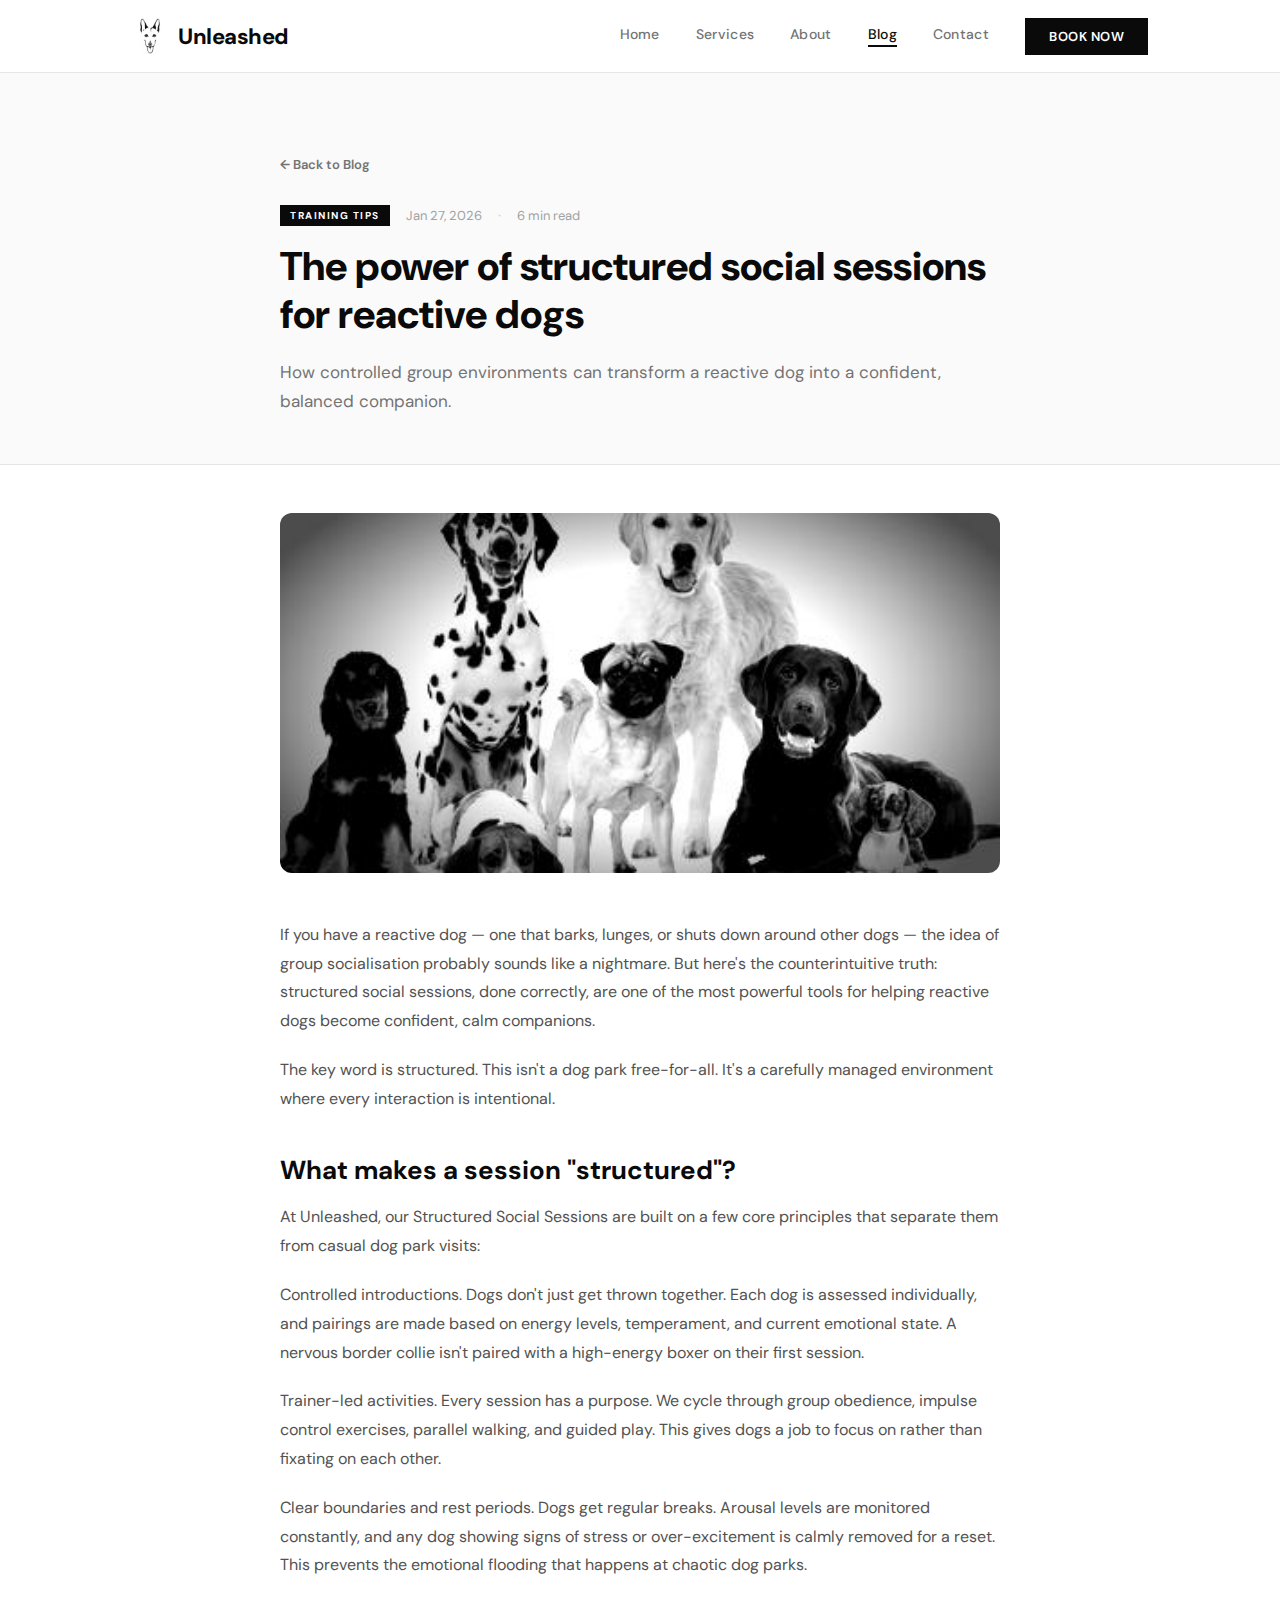
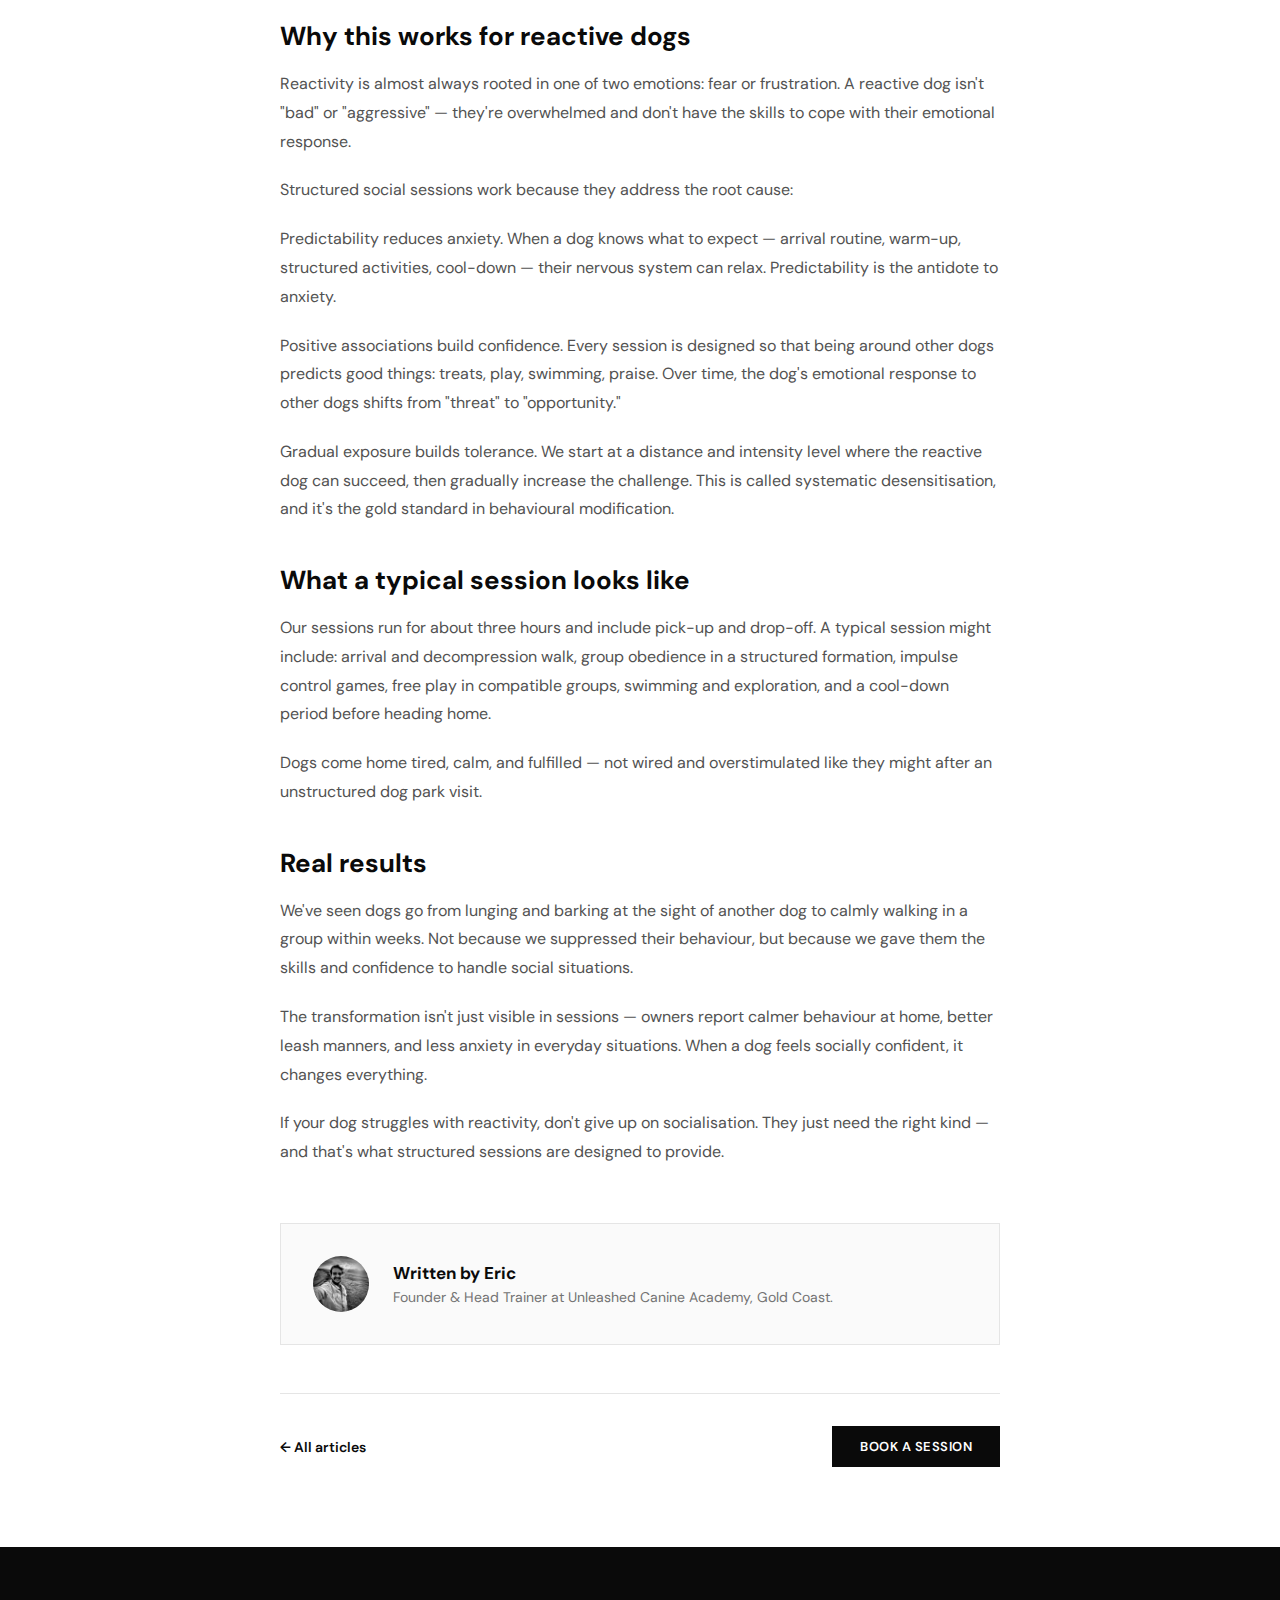
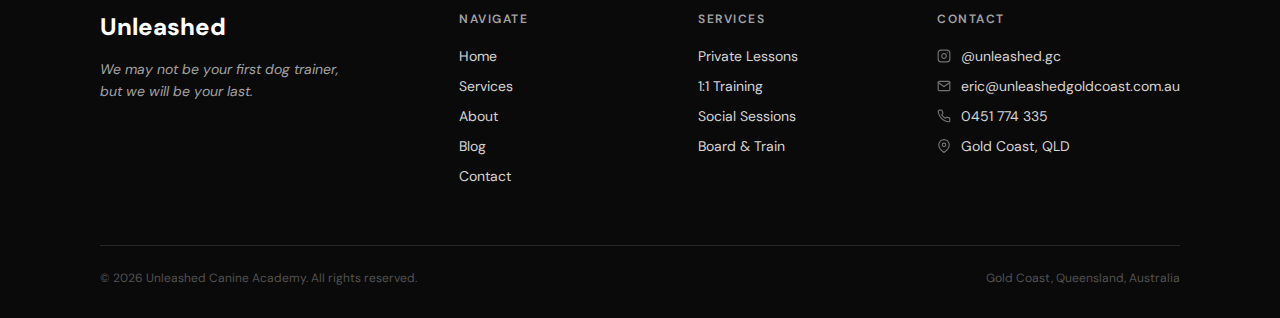
<file: unleashed-website/blog-3.html>
<!DOCTYPE html>
<html lang="en">
<head>
  <meta charset="UTF-8" />
  <meta name="viewport" content="width=device-width, initial-scale=1.0, user-scalable=no" />
  <title>The power of structured social sessions for reactive dogs — Unleashed Blog</title>
  <meta name="description" content="How controlled group environments can transform a reactive dog into a confident, balanced companion." />
  <link href="https://fonts.googleapis.com/css2?family=DM+Sans:wght@400;500;600;700;800&display=swap" rel="stylesheet" />
  <link rel="stylesheet" href="assets/styles.css" />
</head>
<body>

  <nav class="nav">
    <div class="nav__inner">
      <a href="index.html" class="nav__logo">
        <img src="./assets/logo.png" alt="Unleashed" />
        <span>Unleashed</span>
      </a>
      <button class="nav__hamburger" onclick="this.classList.toggle('nav__hamburger--open'); document.querySelector('.nav__links').classList.toggle('nav__links--open');" aria-label="Menu">
        <span></span><span></span><span></span>
      </button>
      <div class="nav__links">
        <a href="index.html" class="nav__link">Home</a>
        <a href="services.html" class="nav__link">Services</a>
        <a href="about.html" class="nav__link">About</a>
        <a href="blog.html" class="nav__link nav__link--active">Blog</a>
        <a href="contact.html" class="nav__link">Contact</a>
        <a href="booking.html" class="nav__book">BOOK NOW</a>
      </div>
    </div>
  </nav>

  <main>
    <section class="section section--grey" style="padding-bottom: 48px;">
      <div class="article-container">
        <a href="blog.html" class="article__back">← Back to Blog</a>
        <div class="article__meta">
          <span class="article__category">TRAINING TIPS</span>
          <span class="article__date">Jan 27, 2026</span>
          <span class="article__dot">·</span>
          <span class="article__read-time">6 min read</span>
        </div>
        <h1 class="article__title">The power of structured social sessions for reactive dogs</h1>
        <p class="article__excerpt">How controlled group environments can transform a reactive dog into a confident, balanced companion.</p>
      </div>
    </section>

    <section style="padding: 48px 32px 0;">
      <div class="article__featured-image">
        <img src="./assets/blog-3.jpg" alt="Structured social sessions for reactive dogs" />
      </div>
    </section>

    <section style="padding: 48px 32px 80px;">
      <div class="article-container article__content">
        <p>If you have a reactive dog — one that barks, lunges, or shuts down around other dogs — the idea of group socialisation probably sounds like a nightmare. But here's the counterintuitive truth: structured social sessions, done correctly, are one of the most powerful tools for helping reactive dogs become confident, calm companions.</p>
        <p>The key word is structured. This isn't a dog park free-for-all. It's a carefully managed environment where every interaction is intentional.</p>

        <h2>What makes a session "structured"?</h2>
        <p>At Unleashed, our Structured Social Sessions are built on a few core principles that separate them from casual dog park visits:</p>
        <p>Controlled introductions. Dogs don't just get thrown together. Each dog is assessed individually, and pairings are made based on energy levels, temperament, and current emotional state. A nervous border collie isn't paired with a high-energy boxer on their first session.</p>
        <p>Trainer-led activities. Every session has a purpose. We cycle through group obedience, impulse control exercises, parallel walking, and guided play. This gives dogs a job to focus on rather than fixating on each other.</p>
        <p>Clear boundaries and rest periods. Dogs get regular breaks. Arousal levels are monitored constantly, and any dog showing signs of stress or over-excitement is calmly removed for a reset. This prevents the emotional flooding that happens at chaotic dog parks.</p>

        <h2>Why this works for reactive dogs</h2>
        <p>Reactivity is almost always rooted in one of two emotions: fear or frustration. A reactive dog isn't "bad" or "aggressive" — they're overwhelmed and don't have the skills to cope with their emotional response.</p>
        <p>Structured social sessions work because they address the root cause:</p>
        <p>Predictability reduces anxiety. When a dog knows what to expect — arrival routine, warm-up, structured activities, cool-down — their nervous system can relax. Predictability is the antidote to anxiety.</p>
        <p>Positive associations build confidence. Every session is designed so that being around other dogs predicts good things: treats, play, swimming, praise. Over time, the dog's emotional response to other dogs shifts from "threat" to "opportunity."</p>
        <p>Gradual exposure builds tolerance. We start at a distance and intensity level where the reactive dog can succeed, then gradually increase the challenge. This is called systematic desensitisation, and it's the gold standard in behavioural modification.</p>

        <h2>What a typical session looks like</h2>
        <p>Our sessions run for about three hours and include pick-up and drop-off. A typical session might include: arrival and decompression walk, group obedience in a structured formation, impulse control games, free play in compatible groups, swimming and exploration, and a cool-down period before heading home.</p>
        <p>Dogs come home tired, calm, and fulfilled — not wired and overstimulated like they might after an unstructured dog park visit.</p>

        <h2>Real results</h2>
        <p>We've seen dogs go from lunging and barking at the sight of another dog to calmly walking in a group within weeks. Not because we suppressed their behaviour, but because we gave them the skills and confidence to handle social situations.</p>
        <p>The transformation isn't just visible in sessions — owners report calmer behaviour at home, better leash manners, and less anxiety in everyday situations. When a dog feels socially confident, it changes everything.</p>
        <p>If your dog struggles with reactivity, don't give up on socialisation. They just need the right kind — and that's what structured sessions are designed to provide.</p>

        <div class="article__author">
          <div class="article__author-photo">
            <img src="./assets/eric.jpg" alt="Eric" />
          </div>
          <div>
            <div class="article__author-name">Written by Eric</div>
            <div class="article__author-role">Founder &amp; Head Trainer at Unleashed Canine Academy, Gold Coast.</div>
          </div>
        </div>

        <div class="article__bottom-nav">
          <a href="blog.html" class="article__all-link">← All articles</a>
          <a href="booking.html" class="article__book-link">BOOK A SESSION</a>
        </div>
      </div>
    </section>
  </main>

  <footer class="footer">
    <div class="footer__grid">
      <div class="footer__col footer__col--brand">
        <div class="footer__brand">Unleashed</div>
        <div class="footer__tagline">We may not be your first dog trainer,<br />but we will be your last.</div>
      </div>
      <div class="footer__col">
        <div class="footer__heading">NAVIGATE</div>
        <a href="index.html" class="footer__link">Home</a>
        <a href="services.html" class="footer__link">Services</a>
        <a href="about.html" class="footer__link">About</a>
        <a href="blog.html" class="footer__link">Blog</a>
        <a href="contact.html" class="footer__link">Contact</a>
      </div>
      <div class="footer__col">
        <div class="footer__heading">SERVICES</div>
        <a href="services.html" class="footer__link">Private Lessons</a>
        <a href="services.html" class="footer__link">1:1 Training</a>
        <a href="services.html" class="footer__link">Social Sessions</a>
        <a href="services.html" class="footer__link">Board &amp; Train</a>
      </div>
      <div class="footer__col footer__col--contact">
        <div class="footer__heading">CONTACT</div>
        <div class="footer__contact-item">
          <svg width="14" height="14" viewBox="0 0 24 24" fill="none" stroke="currentColor" stroke-width="2" stroke-linecap="round" stroke-linejoin="round"><rect x="2" y="2" width="20" height="20" rx="5" ry="5"/><path d="M16 11.37A4 4 0 1 1 12.63 8 4 4 0 0 1 16 11.37z"/><line x1="17.5" y1="6.5" x2="17.51" y2="6.5"/></svg>
          <a href="https://www.instagram.com/unleashed.gc/" target="_blank" rel="noopener noreferrer">@unleashed.gc</a>
        </div>
        <div class="footer__contact-item">
          <svg width="14" height="14" viewBox="0 0 24 24" fill="none" stroke="currentColor" stroke-width="2" stroke-linecap="round" stroke-linejoin="round"><path d="M4 4h16c1.1 0 2 .9 2 2v12c0 1.1-.9 2-2 2H4c-1.1 0-2-.9-2-2V6c0-1.1.9-2 2-2z"/><polyline points="22,6 12,13 2,6"/></svg>
          eric@unleashedgoldcoast.com.au
        </div>
        <div class="footer__contact-item">
          <svg width="14" height="14" viewBox="0 0 24 24" fill="none" stroke="currentColor" stroke-width="2" stroke-linecap="round" stroke-linejoin="round"><path d="M22 16.92v3a2 2 0 0 1-2.18 2 19.79 19.79 0 0 1-8.63-3.07 19.5 19.5 0 0 1-6-6 19.79 19.79 0 0 1-3.07-8.67A2 2 0 0 1 4.11 2h3a2 2 0 0 1 2 1.72 12.84 12.84 0 0 0 .7 2.81 2 2 0 0 1-.45 2.11L8.09 9.91a16 16 0 0 0 6 6l1.27-1.27a2 2 0 0 1 2.11-.45 12.84 12.84 0 0 0 2.81.7A2 2 0 0 1 22 16.92z"/></svg>
          0451 774 335
        </div>
        <div class="footer__contact-item">
          <svg width="14" height="14" viewBox="0 0 24 24" fill="none" stroke="currentColor" stroke-width="2" stroke-linecap="round" stroke-linejoin="round"><path d="M21 10c0 7-9 13-9 13s-9-6-9-13a9 9 0 0 1 18 0z"/><circle cx="12" cy="10" r="3"/></svg>
          Gold Coast, QLD
        </div>
      </div>
    </div>
    <div class="footer__bottom">
      <span>© 2026 Unleashed Canine Academy. All rights reserved.</span>
      <span>Gold Coast, Queensland, Australia</span>
    </div>
  </footer>

</body>
</html>
</file>
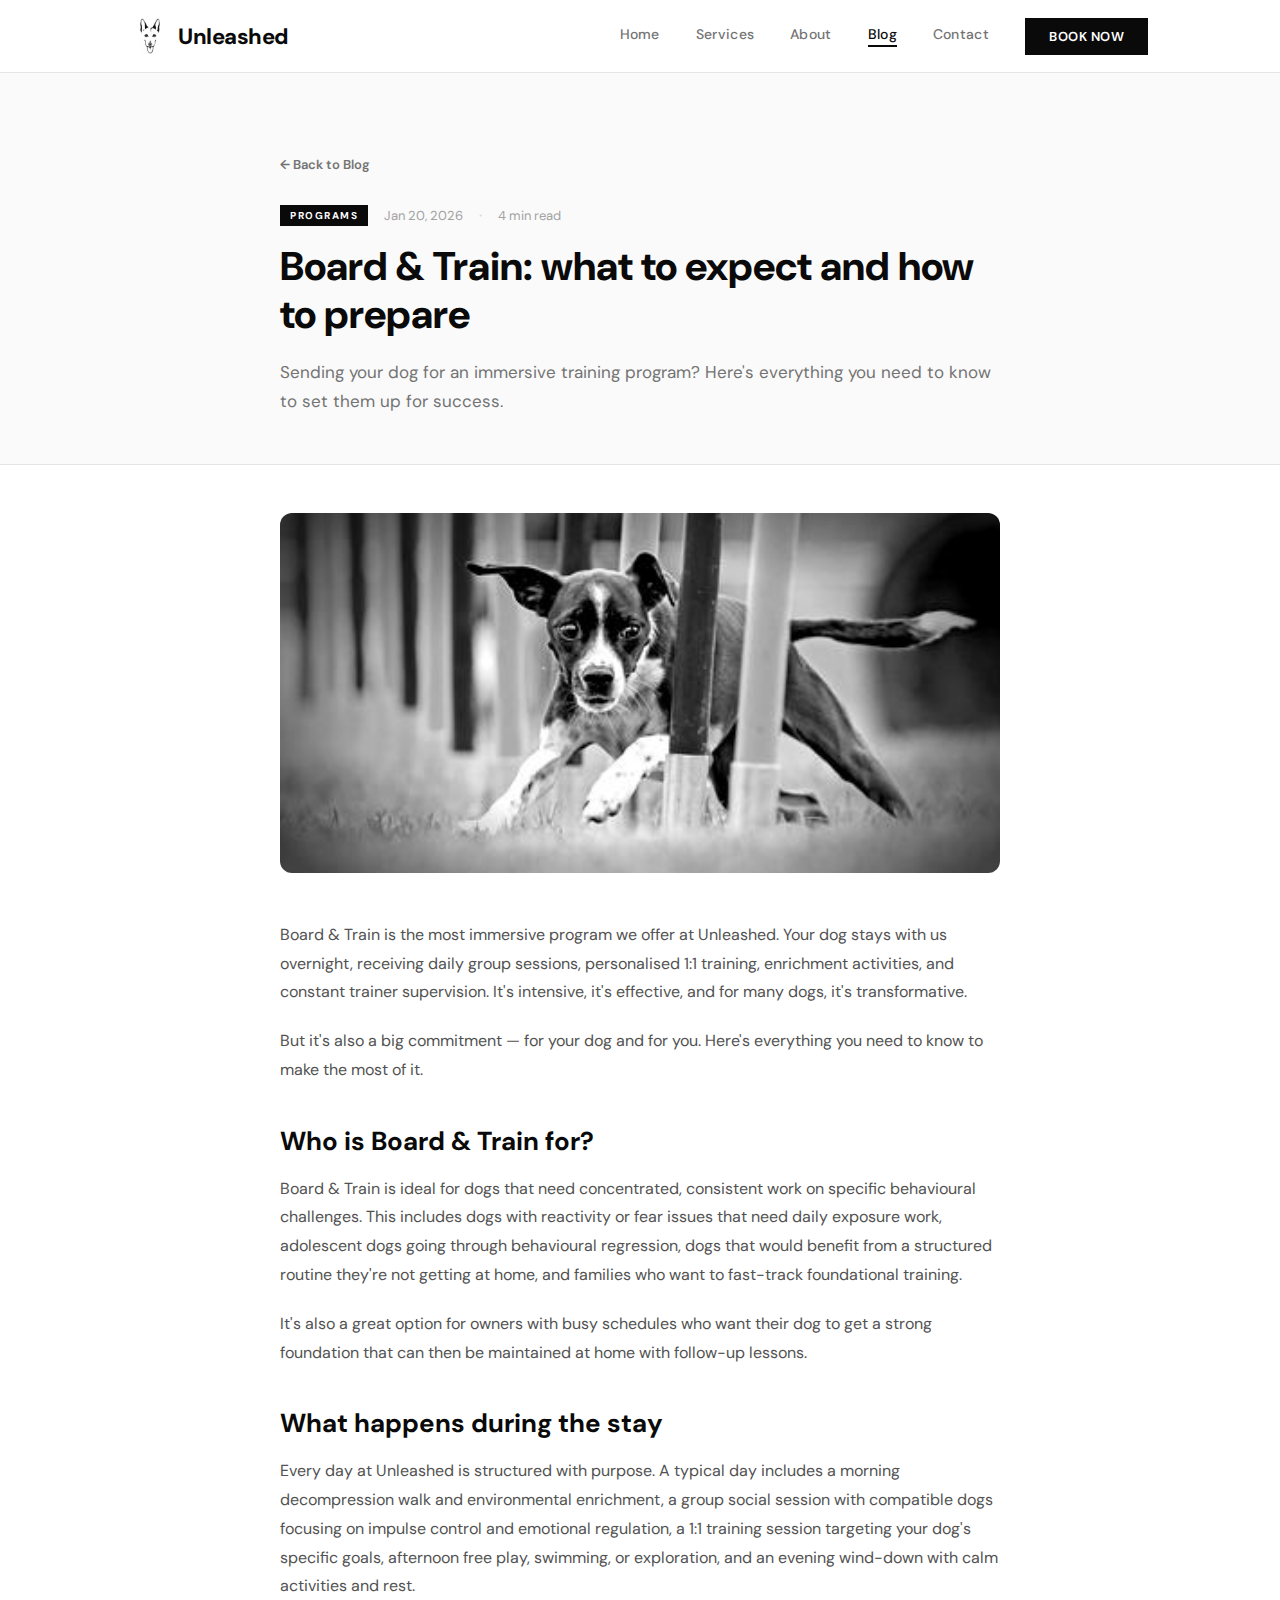
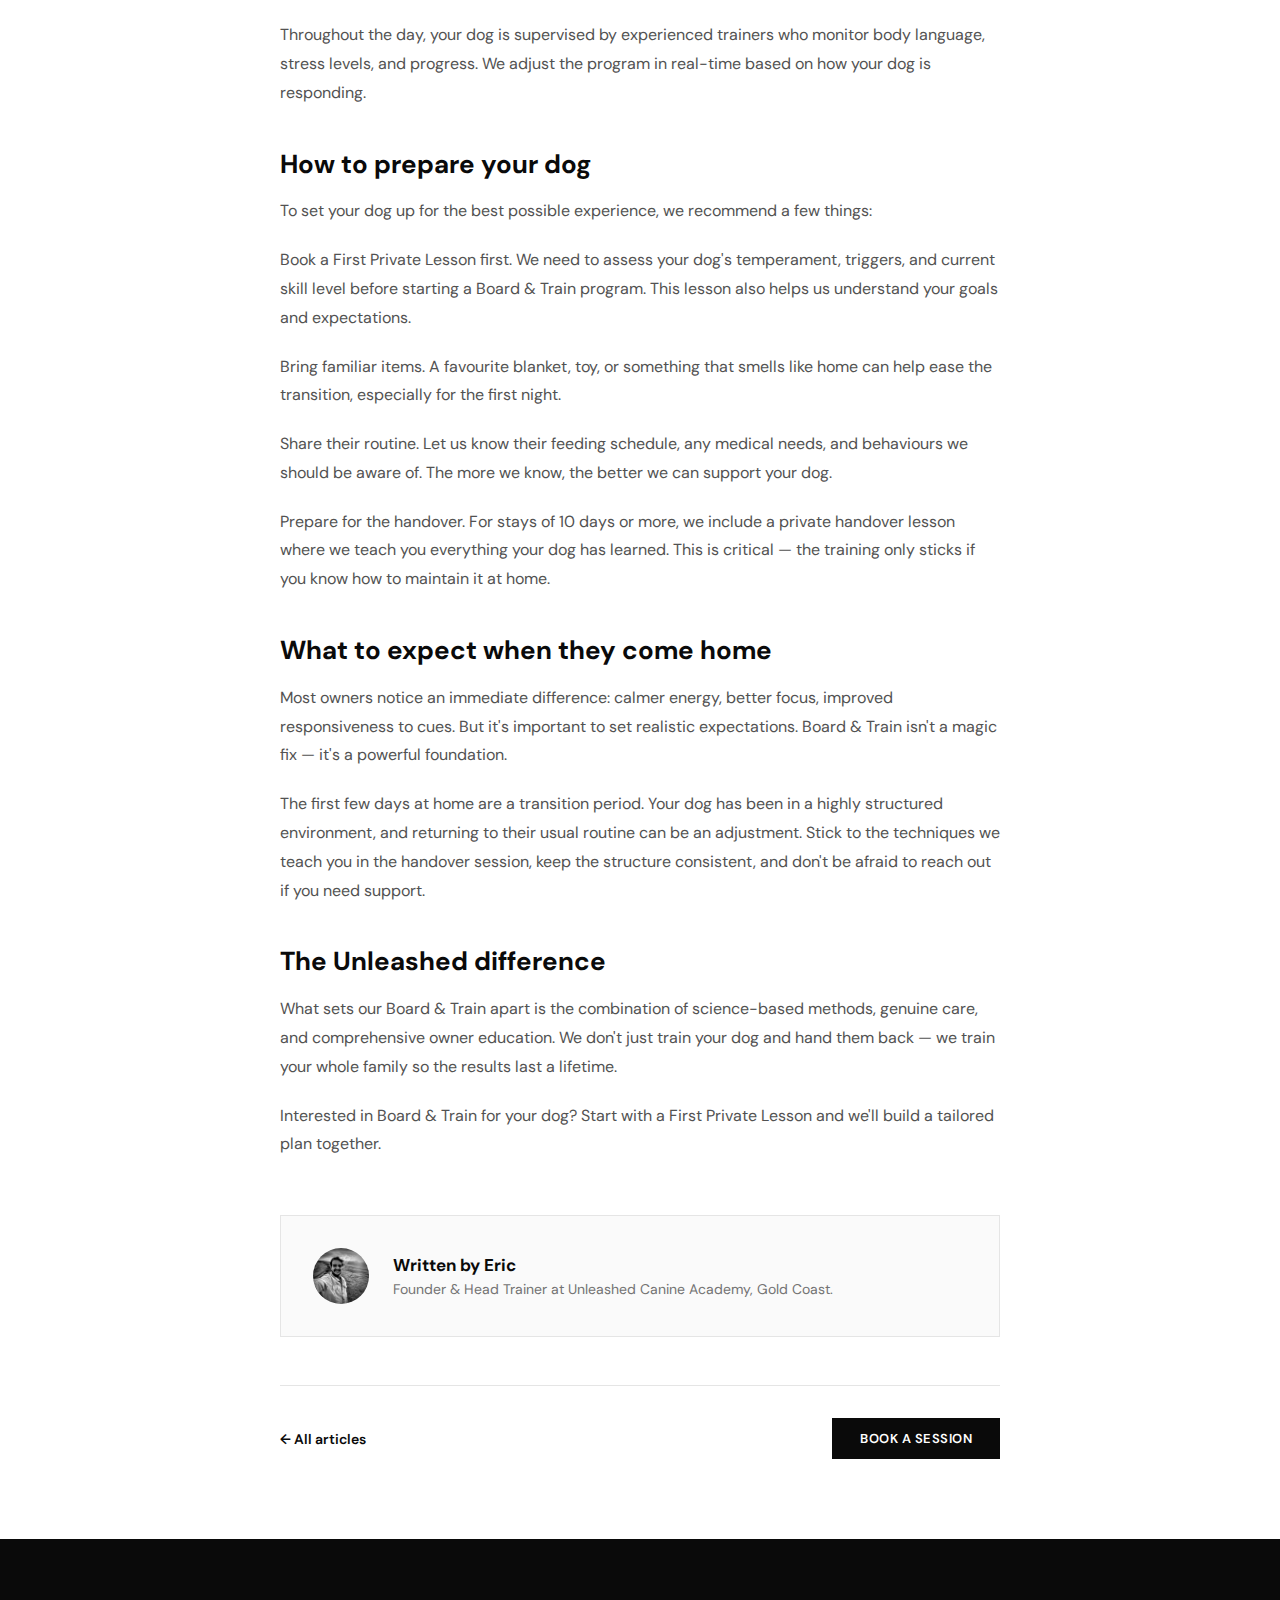
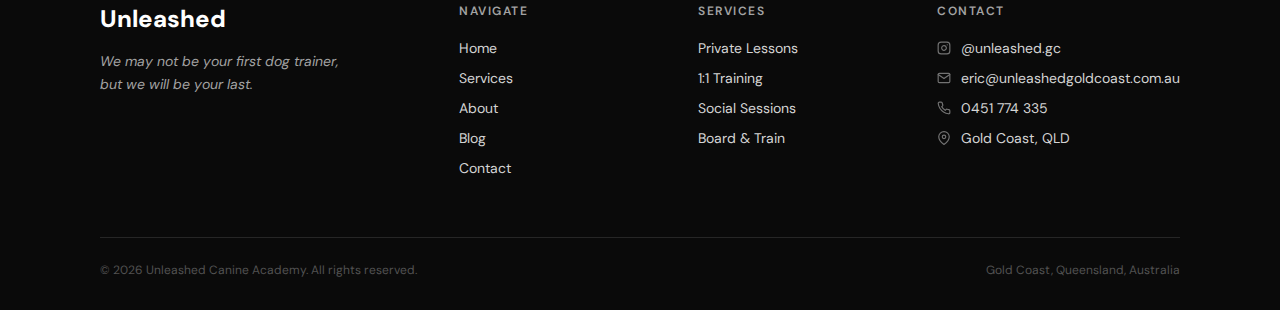
<file: unleashed-website/blog-4.html>
<!DOCTYPE html>
<html lang="en">
<head>
  <meta charset="UTF-8" />
  <meta name="viewport" content="width=device-width, initial-scale=1.0, user-scalable=no" />
  <title>Board &amp; Train: what to expect and how to prepare — Unleashed Blog</title>
  <meta name="description" content="Sending your dog for an immersive training program? Here's everything you need to know to set them up for success." />
  <link href="https://fonts.googleapis.com/css2?family=DM+Sans:wght@400;500;600;700;800&display=swap" rel="stylesheet" />
  <link rel="stylesheet" href="assets/styles.css" />
</head>
<body>

  <nav class="nav">
    <div class="nav__inner">
      <a href="index.html" class="nav__logo">
        <img src="./assets/logo.png" alt="Unleashed" />
        <span>Unleashed</span>
      </a>
      <button class="nav__hamburger" onclick="this.classList.toggle('nav__hamburger--open'); document.querySelector('.nav__links').classList.toggle('nav__links--open');" aria-label="Menu">
        <span></span><span></span><span></span>
      </button>
      <div class="nav__links">
        <a href="index.html" class="nav__link">Home</a>
        <a href="services.html" class="nav__link">Services</a>
        <a href="about.html" class="nav__link">About</a>
        <a href="blog.html" class="nav__link nav__link--active">Blog</a>
        <a href="contact.html" class="nav__link">Contact</a>
        <a href="booking.html" class="nav__book">BOOK NOW</a>
      </div>
    </div>
  </nav>

  <main>
    <section class="section section--grey" style="padding-bottom: 48px;">
      <div class="article-container">
        <a href="blog.html" class="article__back">← Back to Blog</a>
        <div class="article__meta">
          <span class="article__category">PROGRAMS</span>
          <span class="article__date">Jan 20, 2026</span>
          <span class="article__dot">·</span>
          <span class="article__read-time">4 min read</span>
        </div>
        <h1 class="article__title">Board &amp; Train: what to expect and how to prepare</h1>
        <p class="article__excerpt">Sending your dog for an immersive training program? Here's everything you need to know to set them up for success.</p>
      </div>
    </section>

    <section style="padding: 48px 32px 0;">
      <div class="article__featured-image">
        <img src="./assets/blog-4.jpg" alt="Board & Train: what to expect" />
      </div>
    </section>

    <section style="padding: 48px 32px 80px;">
      <div class="article-container article__content">
        <p>Board &amp; Train is the most immersive program we offer at Unleashed. Your dog stays with us overnight, receiving daily group sessions, personalised 1:1 training, enrichment activities, and constant trainer supervision. It's intensive, it's effective, and for many dogs, it's transformative.</p>
        <p>But it's also a big commitment — for your dog and for you. Here's everything you need to know to make the most of it.</p>

        <h2>Who is Board &amp; Train for?</h2>
        <p>Board &amp; Train is ideal for dogs that need concentrated, consistent work on specific behavioural challenges. This includes dogs with reactivity or fear issues that need daily exposure work, adolescent dogs going through behavioural regression, dogs that would benefit from a structured routine they're not getting at home, and families who want to fast-track foundational training.</p>
        <p>It's also a great option for owners with busy schedules who want their dog to get a strong foundation that can then be maintained at home with follow-up lessons.</p>

        <h2>What happens during the stay</h2>
        <p>Every day at Unleashed is structured with purpose. A typical day includes a morning decompression walk and environmental enrichment, a group social session with compatible dogs focusing on impulse control and emotional regulation, a 1:1 training session targeting your dog's specific goals, afternoon free play, swimming, or exploration, and an evening wind-down with calm activities and rest.</p>
        <p>Throughout the day, your dog is supervised by experienced trainers who monitor body language, stress levels, and progress. We adjust the program in real-time based on how your dog is responding.</p>

        <h2>How to prepare your dog</h2>
        <p>To set your dog up for the best possible experience, we recommend a few things:</p>
        <p>Book a First Private Lesson first. We need to assess your dog's temperament, triggers, and current skill level before starting a Board &amp; Train program. This lesson also helps us understand your goals and expectations.</p>
        <p>Bring familiar items. A favourite blanket, toy, or something that smells like home can help ease the transition, especially for the first night.</p>
        <p>Share their routine. Let us know their feeding schedule, any medical needs, and behaviours we should be aware of. The more we know, the better we can support your dog.</p>
        <p>Prepare for the handover. For stays of 10 days or more, we include a private handover lesson where we teach you everything your dog has learned. This is critical — the training only sticks if you know how to maintain it at home.</p>

        <h2>What to expect when they come home</h2>
        <p>Most owners notice an immediate difference: calmer energy, better focus, improved responsiveness to cues. But it's important to set realistic expectations. Board &amp; Train isn't a magic fix — it's a powerful foundation.</p>
        <p>The first few days at home are a transition period. Your dog has been in a highly structured environment, and returning to their usual routine can be an adjustment. Stick to the techniques we teach you in the handover session, keep the structure consistent, and don't be afraid to reach out if you need support.</p>

        <h2>The Unleashed difference</h2>
        <p>What sets our Board &amp; Train apart is the combination of science-based methods, genuine care, and comprehensive owner education. We don't just train your dog and hand them back — we train your whole family so the results last a lifetime.</p>
        <p>Interested in Board &amp; Train for your dog? Start with a First Private Lesson and we'll build a tailored plan together.</p>

        <div class="article__author">
          <div class="article__author-photo">
            <img src="./assets/eric.jpg" alt="Eric" />
          </div>
          <div>
            <div class="article__author-name">Written by Eric</div>
            <div class="article__author-role">Founder &amp; Head Trainer at Unleashed Canine Academy, Gold Coast.</div>
          </div>
        </div>

        <div class="article__bottom-nav">
          <a href="blog.html" class="article__all-link">← All articles</a>
          <a href="booking.html" class="article__book-link">BOOK A SESSION</a>
        </div>
      </div>
    </section>
  </main>

  <footer class="footer">
    <div class="footer__grid">
      <div class="footer__col footer__col--brand">
        <div class="footer__brand">Unleashed</div>
        <div class="footer__tagline">We may not be your first dog trainer,<br />but we will be your last.</div>
      </div>
      <div class="footer__col">
        <div class="footer__heading">NAVIGATE</div>
        <a href="index.html" class="footer__link">Home</a>
        <a href="services.html" class="footer__link">Services</a>
        <a href="about.html" class="footer__link">About</a>
        <a href="blog.html" class="footer__link">Blog</a>
        <a href="contact.html" class="footer__link">Contact</a>
      </div>
      <div class="footer__col">
        <div class="footer__heading">SERVICES</div>
        <a href="services.html" class="footer__link">Private Lessons</a>
        <a href="services.html" class="footer__link">1:1 Training</a>
        <a href="services.html" class="footer__link">Social Sessions</a>
        <a href="services.html" class="footer__link">Board &amp; Train</a>
      </div>
      <div class="footer__col footer__col--contact">
        <div class="footer__heading">CONTACT</div>
        <div class="footer__contact-item">
          <svg width="14" height="14" viewBox="0 0 24 24" fill="none" stroke="currentColor" stroke-width="2" stroke-linecap="round" stroke-linejoin="round"><rect x="2" y="2" width="20" height="20" rx="5" ry="5"/><path d="M16 11.37A4 4 0 1 1 12.63 8 4 4 0 0 1 16 11.37z"/><line x1="17.5" y1="6.5" x2="17.51" y2="6.5"/></svg>
          <a href="https://www.instagram.com/unleashed.gc/" target="_blank" rel="noopener noreferrer">@unleashed.gc</a>
        </div>
        <div class="footer__contact-item">
          <svg width="14" height="14" viewBox="0 0 24 24" fill="none" stroke="currentColor" stroke-width="2" stroke-linecap="round" stroke-linejoin="round"><path d="M4 4h16c1.1 0 2 .9 2 2v12c0 1.1-.9 2-2 2H4c-1.1 0-2-.9-2-2V6c0-1.1.9-2 2-2z"/><polyline points="22,6 12,13 2,6"/></svg>
          eric@unleashedgoldcoast.com.au
        </div>
        <div class="footer__contact-item">
          <svg width="14" height="14" viewBox="0 0 24 24" fill="none" stroke="currentColor" stroke-width="2" stroke-linecap="round" stroke-linejoin="round"><path d="M22 16.92v3a2 2 0 0 1-2.18 2 19.79 19.79 0 0 1-8.63-3.07 19.5 19.5 0 0 1-6-6 19.79 19.79 0 0 1-3.07-8.67A2 2 0 0 1 4.11 2h3a2 2 0 0 1 2 1.72 12.84 12.84 0 0 0 .7 2.81 2 2 0 0 1-.45 2.11L8.09 9.91a16 16 0 0 0 6 6l1.27-1.27a2 2 0 0 1 2.11-.45 12.84 12.84 0 0 0 2.81.7A2 2 0 0 1 22 16.92z"/></svg>
          0451 774 335
        </div>
        <div class="footer__contact-item">
          <svg width="14" height="14" viewBox="0 0 24 24" fill="none" stroke="currentColor" stroke-width="2" stroke-linecap="round" stroke-linejoin="round"><path d="M21 10c0 7-9 13-9 13s-9-6-9-13a9 9 0 0 1 18 0z"/><circle cx="12" cy="10" r="3"/></svg>
          Gold Coast, QLD
        </div>
      </div>
    </div>
    <div class="footer__bottom">
      <span>© 2026 Unleashed Canine Academy. All rights reserved.</span>
      <span>Gold Coast, Queensland, Australia</span>
    </div>
  </footer>

</body>
</html>
</file>
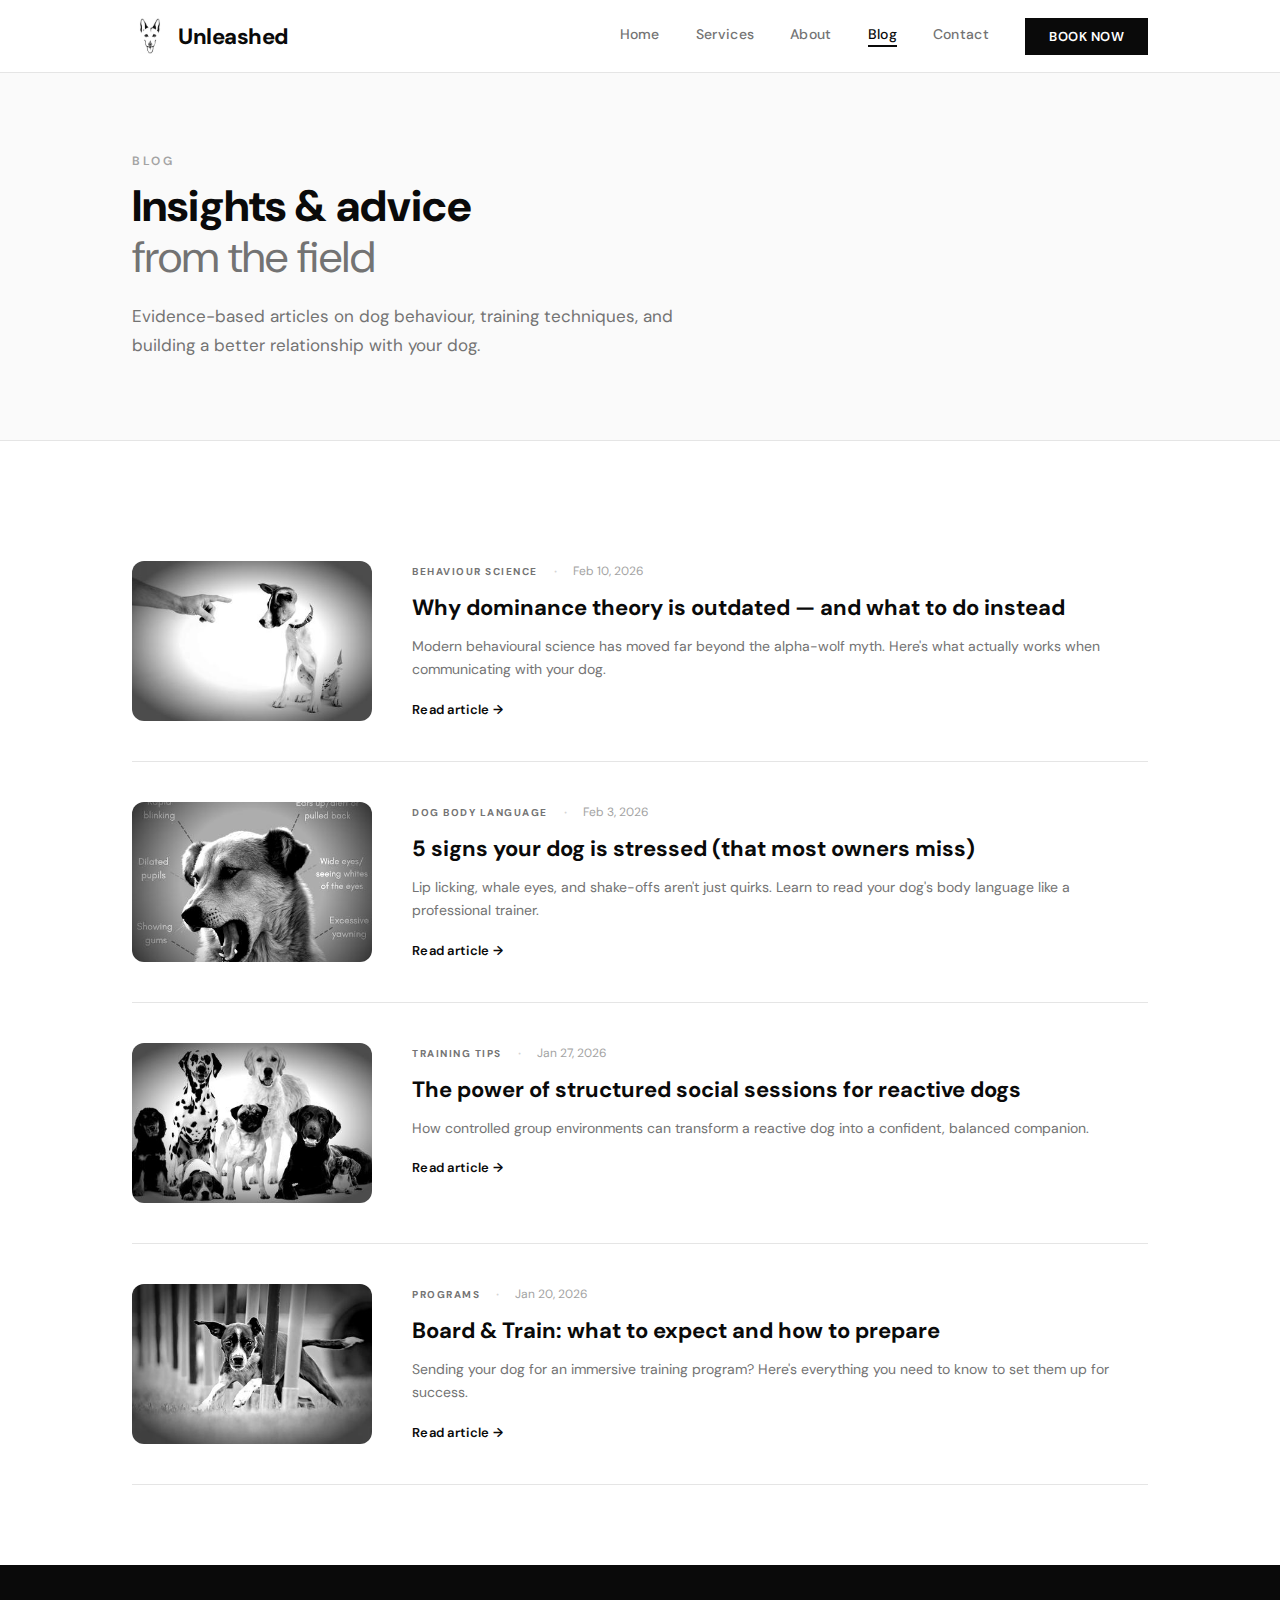
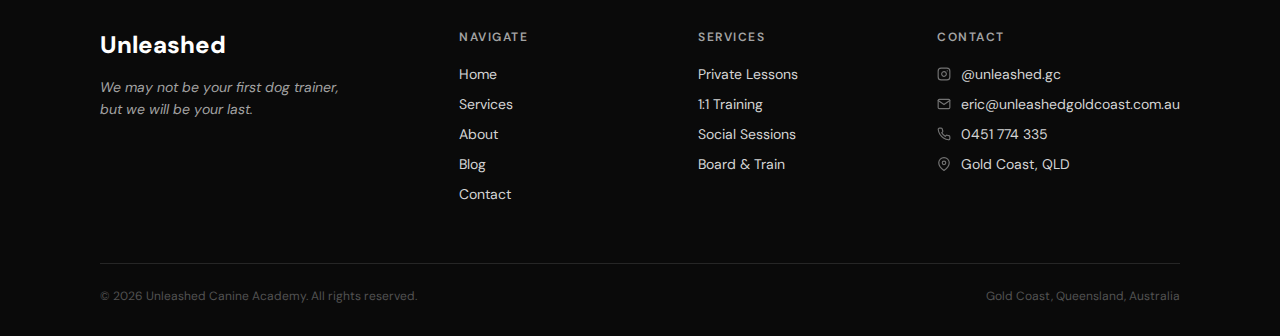
<file: unleashed-website/blog.html>
<!DOCTYPE html>
<html lang="en">
<head>
  <meta charset="UTF-8" />
  <meta name="viewport" content="width=device-width, initial-scale=1.0, user-scalable=no" />
  <title>Blog — Unleashed Canine Academy</title>
  <meta name="description" content="Evidence-based articles on dog behaviour, training techniques, and building a better relationship with your dog. By Unleashed Canine Academy, Gold Coast." />
  <link href="https://fonts.googleapis.com/css2?family=DM+Sans:wght@400;500;600;700;800&display=swap" rel="stylesheet" />
  <link rel="stylesheet" href="assets/styles.css" />
</head>
<body>

  <nav class="nav">
    <div class="nav__inner">
      <a href="index.html" class="nav__logo">
        <img src="./assets/logo.png" alt="Unleashed" />
        <span>Unleashed</span>
      </a>
      <div class="nav__links">
        <a href="index.html" class="nav__link">Home</a>
        <a href="services.html" class="nav__link">Services</a>
        <a href="about.html" class="nav__link">About</a>
        <a href="blog.html" class="nav__link nav__link--active">Blog</a>
        <a href="contact.html" class="nav__link">Contact</a>
        <a href="booking.html" class="nav__book">BOOK NOW</a>
      </div>
    </div>
  </nav>

  <main>
    <section class="section section--grey">
      <div class="container">
        <div class="section-label">Blog</div>
        <h1 class="page-title">
          Insights &amp; advice<br />
          <span class="page-subtitle">from the field</span>
        </h1>
        <p class="section-desc">
          Evidence-based articles on dog behaviour, training techniques,
          and building a better relationship with your dog.
        </p>
      </div>
    </section>

    <section class="section">
      <div class="container">
        <a href="blog-1.html" class="blog-card">
          <div class="blog-card__image">
            <img src="./assets/blog-1.jpg" alt="Why dominance theory is outdated" />
          </div>
          <div class="blog-card__body">
            <div class="blog-card__meta">
              <span class="blog-card__category">BEHAVIOUR SCIENCE</span>
              <span class="blog-card__dot">·</span>
              <span class="blog-card__date">Feb 10, 2026</span>
            </div>
            <div class="blog-card__title">Why dominance theory is outdated — and what to do instead</div>
            <p class="blog-card__excerpt">Modern behavioural science has moved far beyond the alpha-wolf myth. Here's what actually works when communicating with your dog.</p>
            <span class="blog-card__read">Read article →</span>
          </div>
        </a>

        <a href="blog-2.html" class="blog-card">
          <div class="blog-card__image">
            <img src="./assets/blog-2.jpg" alt="5 signs your dog is stressed" />
          </div>
          <div class="blog-card__body">
            <div class="blog-card__meta">
              <span class="blog-card__category">DOG BODY LANGUAGE</span>
              <span class="blog-card__dot">·</span>
              <span class="blog-card__date">Feb 3, 2026</span>
            </div>
            <div class="blog-card__title">5 signs your dog is stressed (that most owners miss)</div>
            <p class="blog-card__excerpt">Lip licking, whale eyes, and shake-offs aren't just quirks. Learn to read your dog's body language like a professional trainer.</p>
            <span class="blog-card__read">Read article →</span>
          </div>
        </a>

        <a href="blog-3.html" class="blog-card">
          <div class="blog-card__image">
            <img src="./assets/blog-3.jpg" alt="Structured social sessions for reactive dogs" />
          </div>
          <div class="blog-card__body">
            <div class="blog-card__meta">
              <span class="blog-card__category">TRAINING TIPS</span>
              <span class="blog-card__dot">·</span>
              <span class="blog-card__date">Jan 27, 2026</span>
            </div>
            <div class="blog-card__title">The power of structured social sessions for reactive dogs</div>
            <p class="blog-card__excerpt">How controlled group environments can transform a reactive dog into a confident, balanced companion.</p>
            <span class="blog-card__read">Read article →</span>
          </div>
        </a>

        <a href="blog-4.html" class="blog-card">
          <div class="blog-card__image">
            <img src="./assets/blog-4.jpg" alt="Board & Train: what to expect" />
          </div>
          <div class="blog-card__body">
            <div class="blog-card__meta">
              <span class="blog-card__category">PROGRAMS</span>
              <span class="blog-card__dot">·</span>
              <span class="blog-card__date">Jan 20, 2026</span>
            </div>
            <div class="blog-card__title">Board &amp; Train: what to expect and how to prepare</div>
            <p class="blog-card__excerpt">Sending your dog for an immersive training program? Here's everything you need to know to set them up for success.</p>
            <span class="blog-card__read">Read article →</span>
          </div>
        </a>
      </div>
    </section>
  </main>

  <footer class="footer">
    <div class="footer__grid">
      <div class="footer__col footer__col--brand">
        <div class="footer__brand">Unleashed</div>
        <div class="footer__tagline">We may not be your first dog trainer,<br />but we will be your last.</div>
      </div>
      <div class="footer__col">
        <div class="footer__heading">NAVIGATE</div>
        <a href="index.html" class="footer__link">Home</a>
        <a href="services.html" class="footer__link">Services</a>
        <a href="about.html" class="footer__link">About</a>
        <a href="blog.html" class="footer__link">Blog</a>
        <a href="contact.html" class="footer__link">Contact</a>
      </div>
      <div class="footer__col">
        <div class="footer__heading">SERVICES</div>
        <a href="services.html" class="footer__link">Private Lessons</a>
        <a href="services.html" class="footer__link">1:1 Training</a>
        <a href="services.html" class="footer__link">Social Sessions</a>
        <a href="services.html" class="footer__link">Board &amp; Train</a>
      </div>
      <div class="footer__col footer__col--contact">
        <div class="footer__heading">CONTACT</div>
        <div class="footer__contact-item">
          <svg width="14" height="14" viewBox="0 0 24 24" fill="none" stroke="currentColor" stroke-width="2" stroke-linecap="round" stroke-linejoin="round"><rect x="2" y="2" width="20" height="20" rx="5" ry="5"/><path d="M16 11.37A4 4 0 1 1 12.63 8 4 4 0 0 1 16 11.37z"/><line x1="17.5" y1="6.5" x2="17.51" y2="6.5"/></svg>
          <a href="https://www.instagram.com/unleashed.gc/" target="_blank" rel="noopener noreferrer">@unleashed.gc</a>
        </div>
        <div class="footer__contact-item">
          <svg width="14" height="14" viewBox="0 0 24 24" fill="none" stroke="currentColor" stroke-width="2" stroke-linecap="round" stroke-linejoin="round"><path d="M4 4h16c1.1 0 2 .9 2 2v12c0 1.1-.9 2-2 2H4c-1.1 0-2-.9-2-2V6c0-1.1.9-2 2-2z"/><polyline points="22,6 12,13 2,6"/></svg>
          eric@unleashedgoldcoast.com.au
        </div>
        <div class="footer__contact-item">
          <svg width="14" height="14" viewBox="0 0 24 24" fill="none" stroke="currentColor" stroke-width="2" stroke-linecap="round" stroke-linejoin="round"><path d="M22 16.92v3a2 2 0 0 1-2.18 2 19.79 19.79 0 0 1-8.63-3.07 19.5 19.5 0 0 1-6-6 19.79 19.79 0 0 1-3.07-8.67A2 2 0 0 1 4.11 2h3a2 2 0 0 1 2 1.72 12.84 12.84 0 0 0 .7 2.81 2 2 0 0 1-.45 2.11L8.09 9.91a16 16 0 0 0 6 6l1.27-1.27a2 2 0 0 1 2.11-.45 12.84 12.84 0 0 0 2.81.7A2 2 0 0 1 22 16.92z"/></svg>
          0451 774 335
        </div>
        <div class="footer__contact-item">
          <svg width="14" height="14" viewBox="0 0 24 24" fill="none" stroke="currentColor" stroke-width="2" stroke-linecap="round" stroke-linejoin="round"><path d="M21 10c0 7-9 13-9 13s-9-6-9-13a9 9 0 0 1 18 0z"/><circle cx="12" cy="10" r="3"/></svg>
          Gold Coast, QLD
        </div>
      </div>
    </div>
    <div class="footer__bottom">
      <span>© 2026 Unleashed Canine Academy. All rights reserved.</span>
      <span>Gold Coast, Queensland, Australia</span>
    </div>
  </footer>

</body>
</html>
</file>
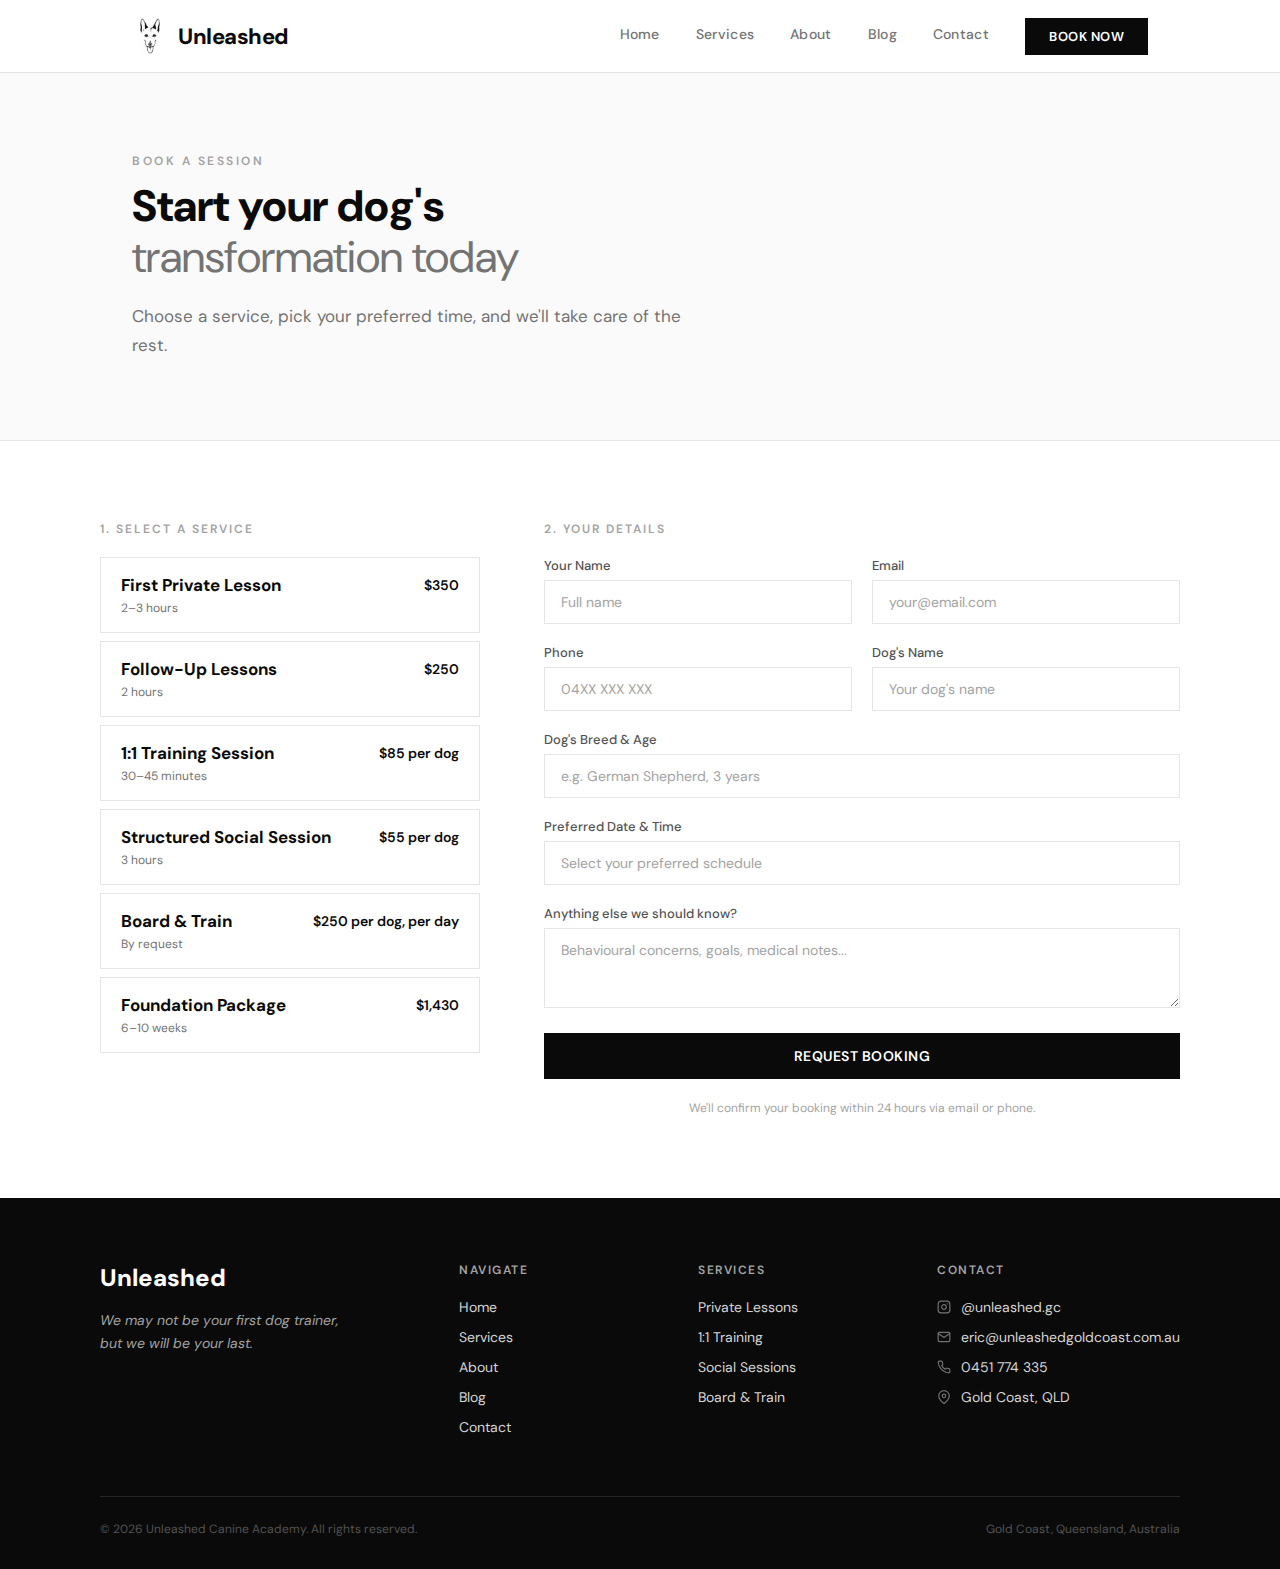
<file: unleashed-website/booking.html>
<!DOCTYPE html>
<html lang="en">
<head>
  <meta charset="UTF-8" />
  <meta name="viewport" content="width=device-width, initial-scale=1.0, user-scalable=no" />
  <title>Book a Session — Unleashed Canine Academy</title>
  <meta name="description" content="Start your dog's transformation today. Book a private lesson, social session, or board & train program with Unleashed Canine Academy on the Gold Coast." />
  <link href="https://fonts.googleapis.com/css2?family=DM+Sans:wght@400;500;600;700;800&display=swap" rel="stylesheet" />
  <link rel="stylesheet" href="assets/styles.css" />
</head>
<body>

  <nav class="nav">
    <div class="nav__inner">
      <a href="index.html" class="nav__logo">
        <img src="./assets/logo.png" alt="Unleashed" />
        <span>Unleashed</span>
      </a>
      <div class="nav__links">
        <a href="index.html" class="nav__link">Home</a>
        <a href="services.html" class="nav__link">Services</a>
        <a href="about.html" class="nav__link">About</a>
        <a href="blog.html" class="nav__link">Blog</a>
        <a href="contact.html" class="nav__link">Contact</a>
        <a href="booking.html" class="nav__book">BOOK NOW</a>
      </div>
    </div>
  </nav>

  <main>
    <section class="section section--grey">
      <div class="container">
        <div class="section-label">Book a Session</div>
        <h1 class="page-title">
          Start your dog's<br />
          <span class="page-subtitle">transformation today</span>
        </h1>
        <p class="section-desc">
          Choose a service, pick your preferred time, and we'll take care of the rest.
        </p>
      </div>
    </section>

    <section class="section">
      <div class="booking-layout">
        <div class="booking-services">
          <div class="booking-heading">1. SELECT A SERVICE</div>
          <div class="service-options">
            <div class="service-option" onclick="selectService(this)">
              <div class="service-option__header">
                <span class="service-option__title">First Private Lesson</span>
                <span class="service-option__price">$350</span>
              </div>
              <div class="service-option__duration">2–3 hours</div>
            </div>
            <div class="service-option" onclick="selectService(this)">
              <div class="service-option__header">
                <span class="service-option__title">Follow-Up Lessons</span>
                <span class="service-option__price">$250</span>
              </div>
              <div class="service-option__duration">2 hours</div>
            </div>
            <div class="service-option" onclick="selectService(this)">
              <div class="service-option__header">
                <span class="service-option__title">1:1 Training Session</span>
                <span class="service-option__price">$85 per dog</span>
              </div>
              <div class="service-option__duration">30–45 minutes</div>
            </div>
            <div class="service-option" onclick="selectService(this)">
              <div class="service-option__header">
                <span class="service-option__title">Structured Social Session</span>
                <span class="service-option__price">$55 per dog</span>
              </div>
              <div class="service-option__duration">3 hours</div>
            </div>
            <div class="service-option" onclick="selectService(this)">
              <div class="service-option__header">
                <span class="service-option__title">Board &amp; Train</span>
                <span class="service-option__price">$250 per dog, per day</span>
              </div>
              <div class="service-option__duration">By request</div>
            </div>
            <div class="service-option" onclick="selectService(this)">
              <div class="service-option__header">
                <span class="service-option__title">Foundation Package</span>
                <span class="service-option__price">$1,430</span>
              </div>
              <div class="service-option__duration">6–10 weeks</div>
            </div>
          </div>
        </div>

        <div class="booking-form">
          <div class="booking-heading">2. YOUR DETAILS</div>
          <div class="form-fields">
            <div class="form-row">
              <div>
                <label class="form-label" for="booking-name">Your Name</label>
                <input id="booking-name" type="text" class="form-field" placeholder="Full name" />
              </div>
              <div>
                <label class="form-label" for="booking-email">Email</label>
                <input id="booking-email" type="email" class="form-field" placeholder="your@email.com" />
              </div>
            </div>
            <div class="form-row">
              <div>
                <label class="form-label" for="booking-phone">Phone</label>
                <input id="booking-phone" type="tel" class="form-field" placeholder="04XX XXX XXX" />
              </div>
              <div>
                <label class="form-label" for="booking-dog-name">Dog's Name</label>
                <input id="booking-dog-name" type="text" class="form-field" placeholder="Your dog's name" />
              </div>
            </div>
            <div>
              <label class="form-label" for="booking-breed">Dog's Breed &amp; Age</label>
              <input id="booking-breed" type="text" class="form-field" placeholder="e.g. German Shepherd, 3 years" />
            </div>
            <div>
              <label class="form-label" for="booking-date">Preferred Date &amp; Time</label>
              <input id="booking-date" type="text" class="form-field" placeholder="Select your preferred schedule" />
            </div>
            <div>
              <label class="form-label" for="booking-notes">Anything else we should know?</label>
              <textarea id="booking-notes" class="form-field form-field--medium" placeholder="Behavioural concerns, goals, medical notes..."></textarea>
            </div>
            <button class="btn btn--primary btn--full">REQUEST BOOKING</button>
            <div class="form-note">
              We'll confirm your booking within 24 hours via email or phone.
            </div>
          </div>
        </div>
      </div>
    </section>
  </main>

  <footer class="footer">
    <div class="footer__grid">
      <div class="footer__col footer__col--brand">
        <div class="footer__brand">Unleashed</div>
        <div class="footer__tagline">We may not be your first dog trainer,<br />but we will be your last.</div>
      </div>
      <div class="footer__col">
        <div class="footer__heading">NAVIGATE</div>
        <a href="index.html" class="footer__link">Home</a>
        <a href="services.html" class="footer__link">Services</a>
        <a href="about.html" class="footer__link">About</a>
        <a href="blog.html" class="footer__link">Blog</a>
        <a href="contact.html" class="footer__link">Contact</a>
      </div>
      <div class="footer__col">
        <div class="footer__heading">SERVICES</div>
        <a href="services.html" class="footer__link">Private Lessons</a>
        <a href="services.html" class="footer__link">1:1 Training</a>
        <a href="services.html" class="footer__link">Social Sessions</a>
        <a href="services.html" class="footer__link">Board &amp; Train</a>
      </div>
      <div class="footer__col footer__col--contact">
        <div class="footer__heading">CONTACT</div>
        <div class="footer__contact-item">
          <svg width="14" height="14" viewBox="0 0 24 24" fill="none" stroke="currentColor" stroke-width="2" stroke-linecap="round" stroke-linejoin="round"><rect x="2" y="2" width="20" height="20" rx="5" ry="5"/><path d="M16 11.37A4 4 0 1 1 12.63 8 4 4 0 0 1 16 11.37z"/><line x1="17.5" y1="6.5" x2="17.51" y2="6.5"/></svg>
          <a href="https://www.instagram.com/unleashed.gc/" target="_blank" rel="noopener noreferrer">@unleashed.gc</a>
        </div>
        <div class="footer__contact-item">
          <svg width="14" height="14" viewBox="0 0 24 24" fill="none" stroke="currentColor" stroke-width="2" stroke-linecap="round" stroke-linejoin="round"><path d="M4 4h16c1.1 0 2 .9 2 2v12c0 1.1-.9 2-2 2H4c-1.1 0-2-.9-2-2V6c0-1.1.9-2 2-2z"/><polyline points="22,6 12,13 2,6"/></svg>
          eric@unleashedgoldcoast.com.au
        </div>
        <div class="footer__contact-item">
          <svg width="14" height="14" viewBox="0 0 24 24" fill="none" stroke="currentColor" stroke-width="2" stroke-linecap="round" stroke-linejoin="round"><path d="M22 16.92v3a2 2 0 0 1-2.18 2 19.79 19.79 0 0 1-8.63-3.07 19.5 19.5 0 0 1-6-6 19.79 19.79 0 0 1-3.07-8.67A2 2 0 0 1 4.11 2h3a2 2 0 0 1 2 1.72 12.84 12.84 0 0 0 .7 2.81 2 2 0 0 1-.45 2.11L8.09 9.91a16 16 0 0 0 6 6l1.27-1.27a2 2 0 0 1 2.11-.45 12.84 12.84 0 0 0 2.81.7A2 2 0 0 1 22 16.92z"/></svg>
          0451 774 335
        </div>
        <div class="footer__contact-item">
          <svg width="14" height="14" viewBox="0 0 24 24" fill="none" stroke="currentColor" stroke-width="2" stroke-linecap="round" stroke-linejoin="round"><path d="M21 10c0 7-9 13-9 13s-9-6-9-13a9 9 0 0 1 18 0z"/><circle cx="12" cy="10" r="3"/></svg>
          Gold Coast, QLD
        </div>
      </div>
    </div>
    <div class="footer__bottom">
      <span>© 2026 Unleashed Canine Academy. All rights reserved.</span>
      <span>Gold Coast, Queensland, Australia</span>
    </div>
  </footer>

  <script>
    function selectService(el) {
      document.querySelectorAll('.service-option').forEach(function(opt) {
        opt.classList.remove('service-option--selected');
      });
      el.classList.add('service-option--selected');
    }
  </script>

</body>
</html>
</file>
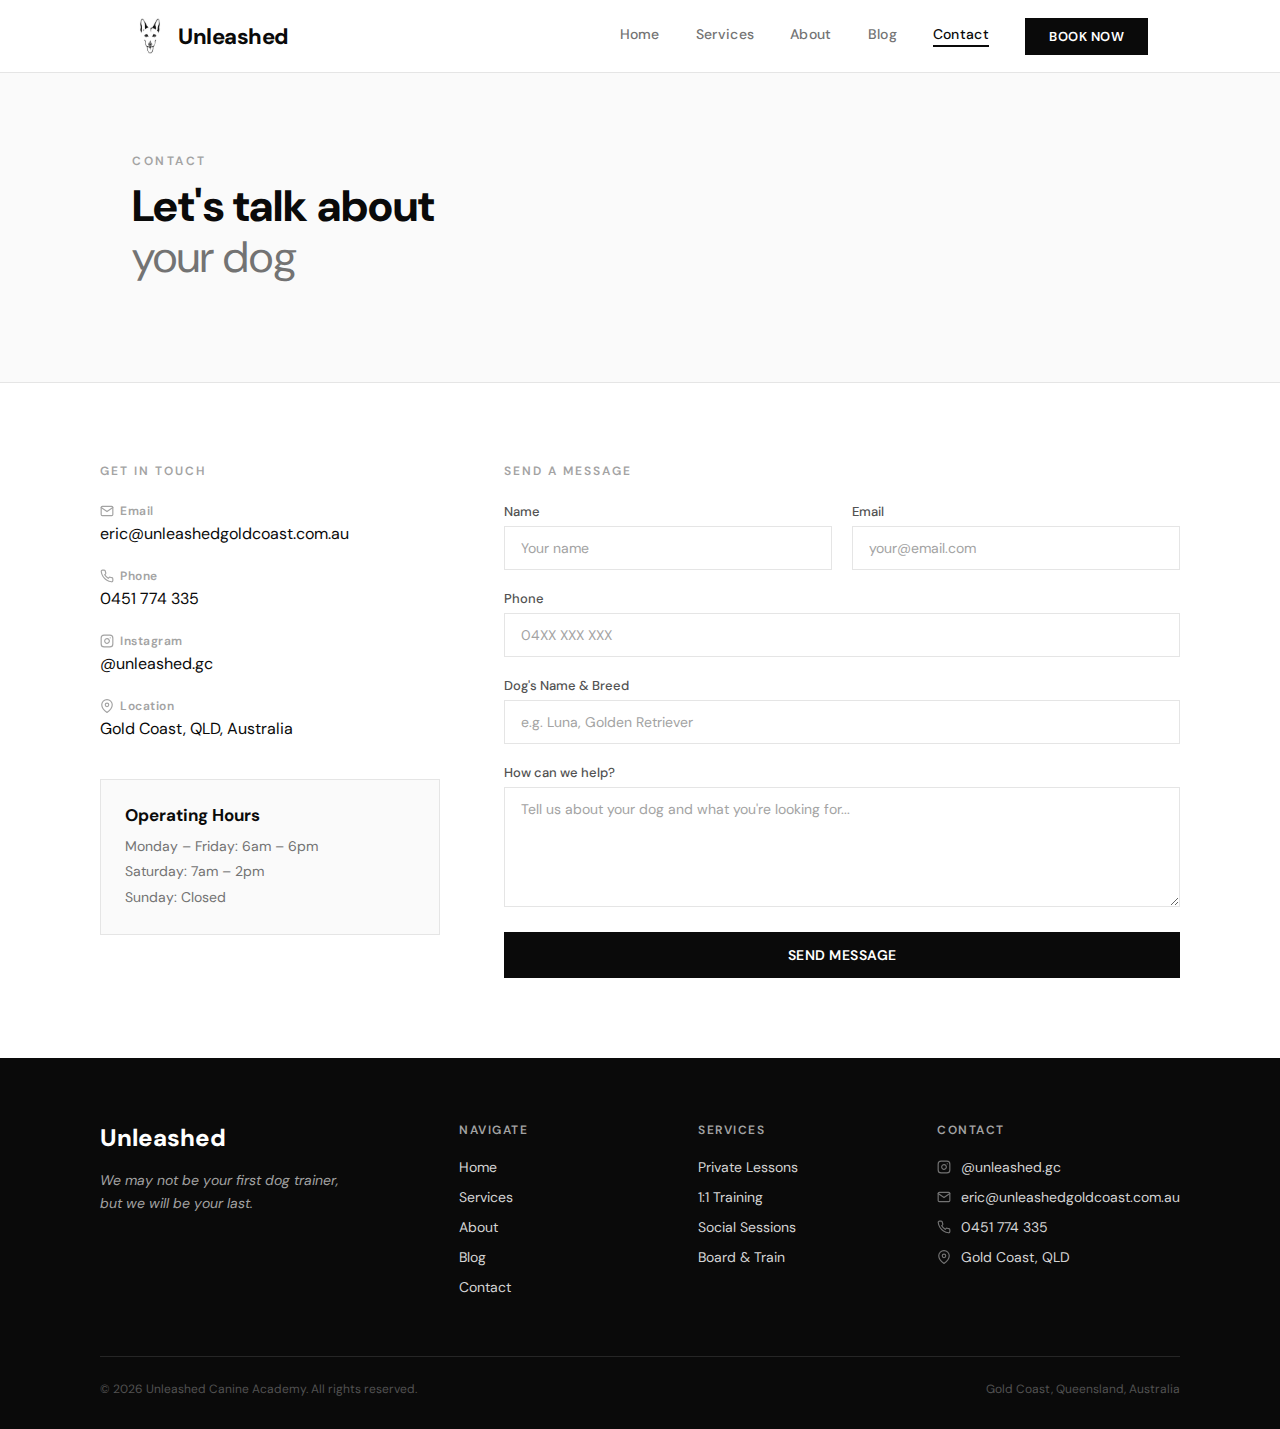
<file: unleashed-website/contact.html>
<!DOCTYPE html>
<html lang="en">
<head>
  <meta charset="UTF-8" />
  <meta name="viewport" content="width=device-width, initial-scale=1.0, user-scalable=no" />
  <title>Contact — Unleashed Canine Academy</title>
  <meta name="description" content="Get in touch about your dog's training. Email, phone, or visit Unleashed Canine Academy on the Gold Coast. We'd love to hear from you." />
  <link href="https://fonts.googleapis.com/css2?family=DM+Sans:wght@400;500;600;700;800&display=swap" rel="stylesheet" />
  <link rel="stylesheet" href="assets/styles.css" />
</head>
<body>

  <nav class="nav">
    <div class="nav__inner">
      <a href="index.html" class="nav__logo">
        <img src="./assets/logo.png" alt="Unleashed" />
        <span>Unleashed</span>
      </a>
      <button class="nav__hamburger" onclick="this.classList.toggle('nav__hamburger--open'); document.querySelector('.nav__links').classList.toggle('nav__links--open');" aria-label="Menu">
        <span></span><span></span><span></span>
      </button>
      <div class="nav__links">
        <a href="index.html" class="nav__link">Home</a>
        <a href="services.html" class="nav__link">Services</a>
        <a href="about.html" class="nav__link">About</a>
        <a href="blog.html" class="nav__link">Blog</a>
        <a href="contact.html" class="nav__link nav__link--active">Contact</a>
        <a href="booking.html" class="nav__book">BOOK NOW</a>
      </div>
    </div>
  </nav>

  <main>
    <section class="section section--grey">
      <div class="container">
        <div class="section-label">Contact</div>
        <h1 class="page-title">
          Let's talk about<br />
          <span class="page-subtitle">your dog</span>
        </h1>
      </div>
    </section>

    <section class="section">
      <div class="contact-layout">
        <div class="contact-info">
          <div class="contact-info__heading">GET IN TOUCH</div>

          <div class="contact-info__item">
            <div class="contact-info__label"><svg width="14" height="14" viewBox="0 0 24 24" fill="none" stroke="currentColor" stroke-width="2" stroke-linecap="round" stroke-linejoin="round"><path d="M4 4h16c1.1 0 2 .9 2 2v12c0 1.1-.9 2-2 2H4c-1.1 0-2-.9-2-2V6c0-1.1.9-2 2-2z"/><polyline points="22,6 12,13 2,6"/></svg> Email</div>
            <div class="contact-info__value">eric@unleashedgoldcoast.com.au</div>
          </div>
          <div class="contact-info__item">
            <div class="contact-info__label"><svg width="14" height="14" viewBox="0 0 24 24" fill="none" stroke="currentColor" stroke-width="2" stroke-linecap="round" stroke-linejoin="round"><path d="M22 16.92v3a2 2 0 0 1-2.18 2 19.79 19.79 0 0 1-8.63-3.07 19.5 19.5 0 0 1-6-6 19.79 19.79 0 0 1-3.07-8.67A2 2 0 0 1 4.11 2h3a2 2 0 0 1 2 1.72 12.84 12.84 0 0 0 .7 2.81 2 2 0 0 1-.45 2.11L8.09 9.91a16 16 0 0 0 6 6l1.27-1.27a2 2 0 0 1 2.11-.45 12.84 12.84 0 0 0 2.81.7A2 2 0 0 1 22 16.92z"/></svg> Phone</div>
            <div class="contact-info__value">0451 774 335</div>
          </div>
          <div class="contact-info__item">
            <div class="contact-info__label"><svg width="14" height="14" viewBox="0 0 24 24" fill="none" stroke="currentColor" stroke-width="2" stroke-linecap="round" stroke-linejoin="round"><rect x="2" y="2" width="20" height="20" rx="5" ry="5"/><path d="M16 11.37A4 4 0 1 1 12.63 8 4 4 0 0 1 16 11.37z"/><line x1="17.5" y1="6.5" x2="17.51" y2="6.5"/></svg> Instagram</div>
            <div class="contact-info__value"><a href="https://www.instagram.com/unleashed.gc/" target="_blank" rel="noopener noreferrer">@unleashed.gc</a></div>
          </div>
          <div class="contact-info__item">
            <div class="contact-info__label"><svg width="14" height="14" viewBox="0 0 24 24" fill="none" stroke="currentColor" stroke-width="2" stroke-linecap="round" stroke-linejoin="round"><path d="M21 10c0 7-9 13-9 13s-9-6-9-13a9 9 0 0 1 18 0z"/><circle cx="12" cy="10" r="3"/></svg> Location</div>
            <div class="contact-info__value">Gold Coast, QLD, Australia</div>
          </div>

          <div class="contact-hours">
            <div class="contact-hours__title">Operating Hours</div>
            <div class="contact-hours__text">
              Monday – Friday: 6am – 6pm<br />
              Saturday: 7am – 2pm<br />
              Sunday: Closed
            </div>
          </div>
        </div>

        <div class="contact-form">
          <div class="form-heading">SEND A MESSAGE</div>
          <div class="form-fields">
            <div class="form-row">
              <div>
                <label class="form-label" for="contact-name">Name</label>
                <input id="contact-name" type="text" class="form-field" placeholder="Your name" />
              </div>
              <div>
                <label class="form-label" for="contact-email">Email</label>
                <input id="contact-email" type="email" class="form-field" placeholder="your@email.com" />
              </div>
            </div>
            <div>
              <label class="form-label" for="contact-phone">Phone</label>
              <input id="contact-phone" type="tel" class="form-field" placeholder="04XX XXX XXX" />
            </div>
            <div>
              <label class="form-label" for="contact-dog">Dog's Name &amp; Breed</label>
              <input id="contact-dog" type="text" class="form-field" placeholder="e.g. Luna, Golden Retriever" />
            </div>
            <div>
              <label class="form-label" for="contact-message">How can we help?</label>
              <textarea id="contact-message" class="form-field form-field--tall" placeholder="Tell us about your dog and what you're looking for..."></textarea>
            </div>
            <button class="btn btn--primary btn--full">SEND MESSAGE</button>
          </div>
        </div>
      </div>
    </section>
  </main>

  <footer class="footer">
    <div class="footer__grid">
      <div class="footer__col footer__col--brand">
        <div class="footer__brand">Unleashed</div>
        <div class="footer__tagline">We may not be your first dog trainer,<br />but we will be your last.</div>
      </div>
      <div class="footer__col">
        <div class="footer__heading">NAVIGATE</div>
        <a href="index.html" class="footer__link">Home</a>
        <a href="services.html" class="footer__link">Services</a>
        <a href="about.html" class="footer__link">About</a>
        <a href="blog.html" class="footer__link">Blog</a>
        <a href="contact.html" class="footer__link">Contact</a>
      </div>
      <div class="footer__col">
        <div class="footer__heading">SERVICES</div>
        <a href="services.html" class="footer__link">Private Lessons</a>
        <a href="services.html" class="footer__link">1:1 Training</a>
        <a href="services.html" class="footer__link">Social Sessions</a>
        <a href="services.html" class="footer__link">Board &amp; Train</a>
      </div>
      <div class="footer__col footer__col--contact">
        <div class="footer__heading">CONTACT</div>
        <div class="footer__contact-item">
          <svg width="14" height="14" viewBox="0 0 24 24" fill="none" stroke="currentColor" stroke-width="2" stroke-linecap="round" stroke-linejoin="round"><rect x="2" y="2" width="20" height="20" rx="5" ry="5"/><path d="M16 11.37A4 4 0 1 1 12.63 8 4 4 0 0 1 16 11.37z"/><line x1="17.5" y1="6.5" x2="17.51" y2="6.5"/></svg>
          <a href="https://www.instagram.com/unleashed.gc/" target="_blank" rel="noopener noreferrer">@unleashed.gc</a>
        </div>
        <div class="footer__contact-item">
          <svg width="14" height="14" viewBox="0 0 24 24" fill="none" stroke="currentColor" stroke-width="2" stroke-linecap="round" stroke-linejoin="round"><path d="M4 4h16c1.1 0 2 .9 2 2v12c0 1.1-.9 2-2 2H4c-1.1 0-2-.9-2-2V6c0-1.1.9-2 2-2z"/><polyline points="22,6 12,13 2,6"/></svg>
          eric@unleashedgoldcoast.com.au
        </div>
        <div class="footer__contact-item">
          <svg width="14" height="14" viewBox="0 0 24 24" fill="none" stroke="currentColor" stroke-width="2" stroke-linecap="round" stroke-linejoin="round"><path d="M22 16.92v3a2 2 0 0 1-2.18 2 19.79 19.79 0 0 1-8.63-3.07 19.5 19.5 0 0 1-6-6 19.79 19.79 0 0 1-3.07-8.67A2 2 0 0 1 4.11 2h3a2 2 0 0 1 2 1.72 12.84 12.84 0 0 0 .7 2.81 2 2 0 0 1-.45 2.11L8.09 9.91a16 16 0 0 0 6 6l1.27-1.27a2 2 0 0 1 2.11-.45 12.84 12.84 0 0 0 2.81.7A2 2 0 0 1 22 16.92z"/></svg>
          0451 774 335
        </div>
        <div class="footer__contact-item">
          <svg width="14" height="14" viewBox="0 0 24 24" fill="none" stroke="currentColor" stroke-width="2" stroke-linecap="round" stroke-linejoin="round"><path d="M21 10c0 7-9 13-9 13s-9-6-9-13a9 9 0 0 1 18 0z"/><circle cx="12" cy="10" r="3"/></svg>
          Gold Coast, QLD
        </div>
      </div>
    </div>
    <div class="footer__bottom">
      <span>© 2026 Unleashed Canine Academy. All rights reserved.</span>
      <span>Gold Coast, Queensland, Australia</span>
    </div>
  </footer>

</body>
</html>
</file>
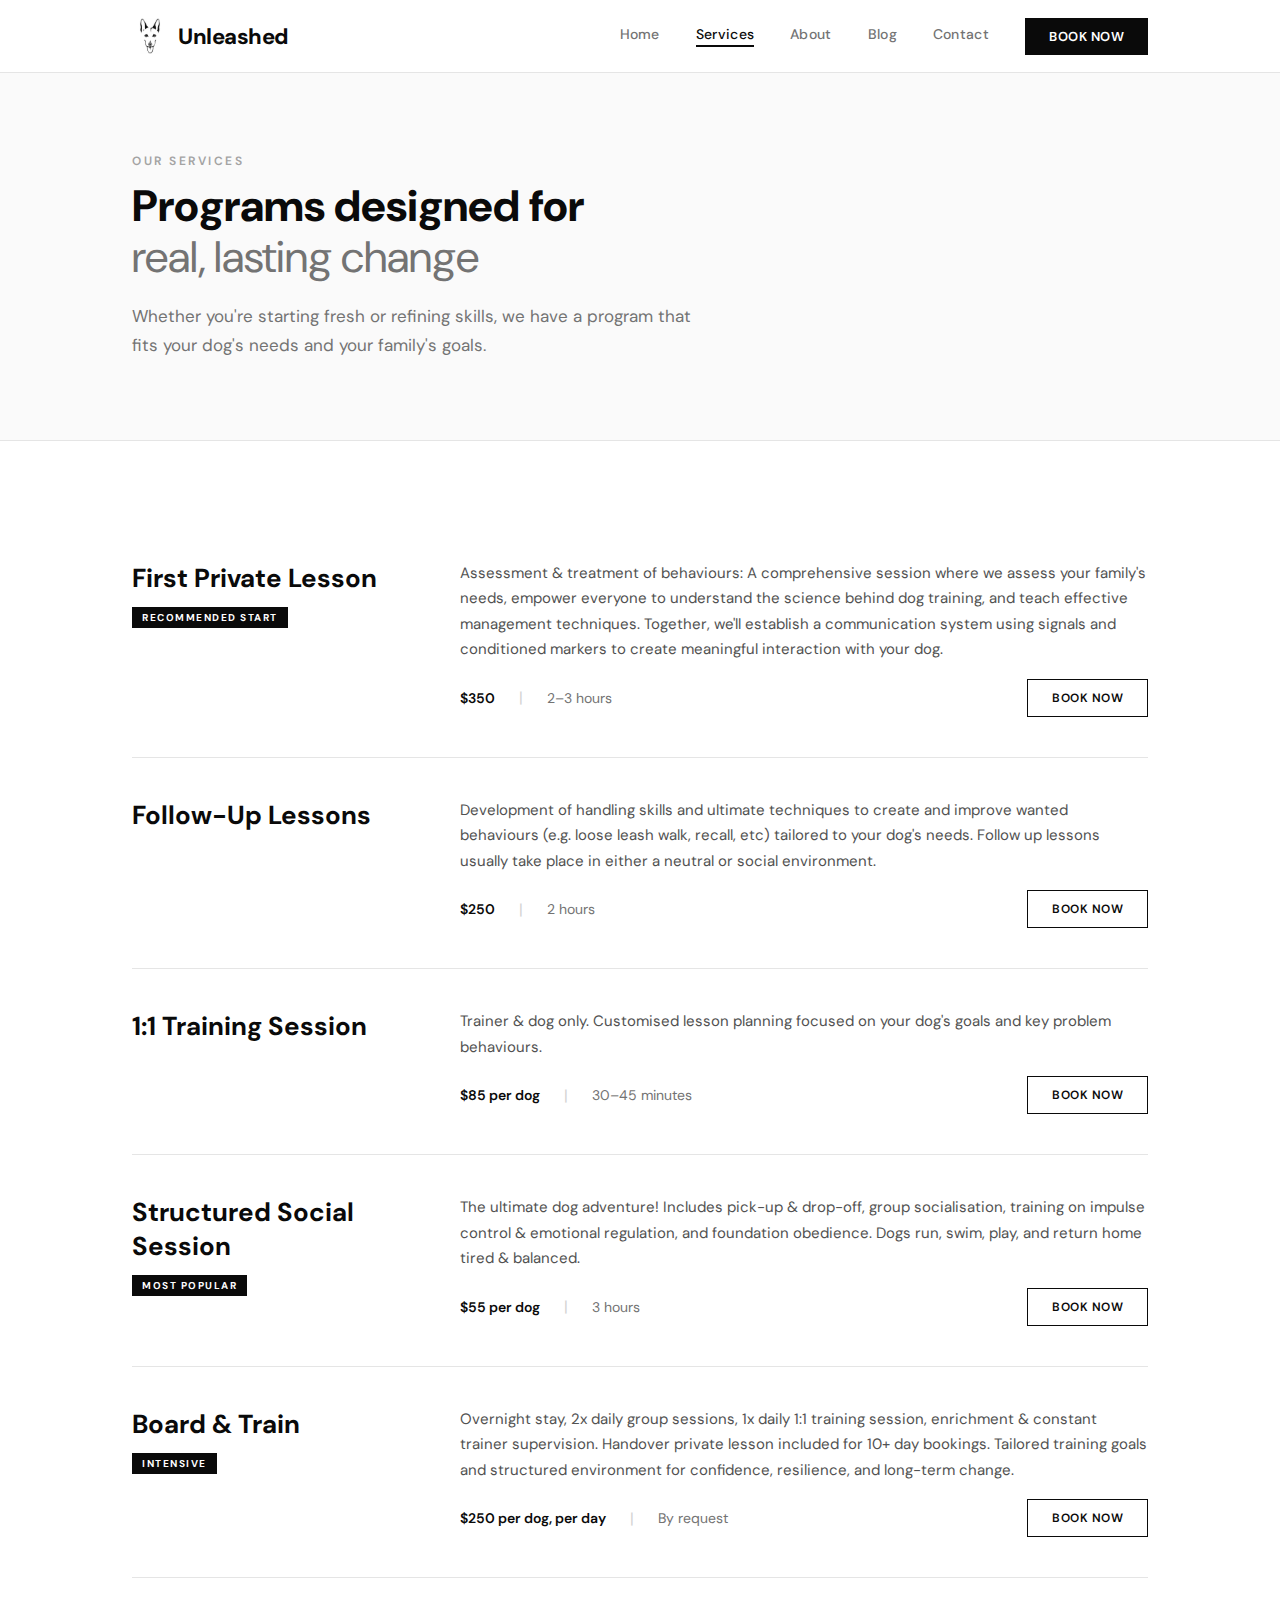
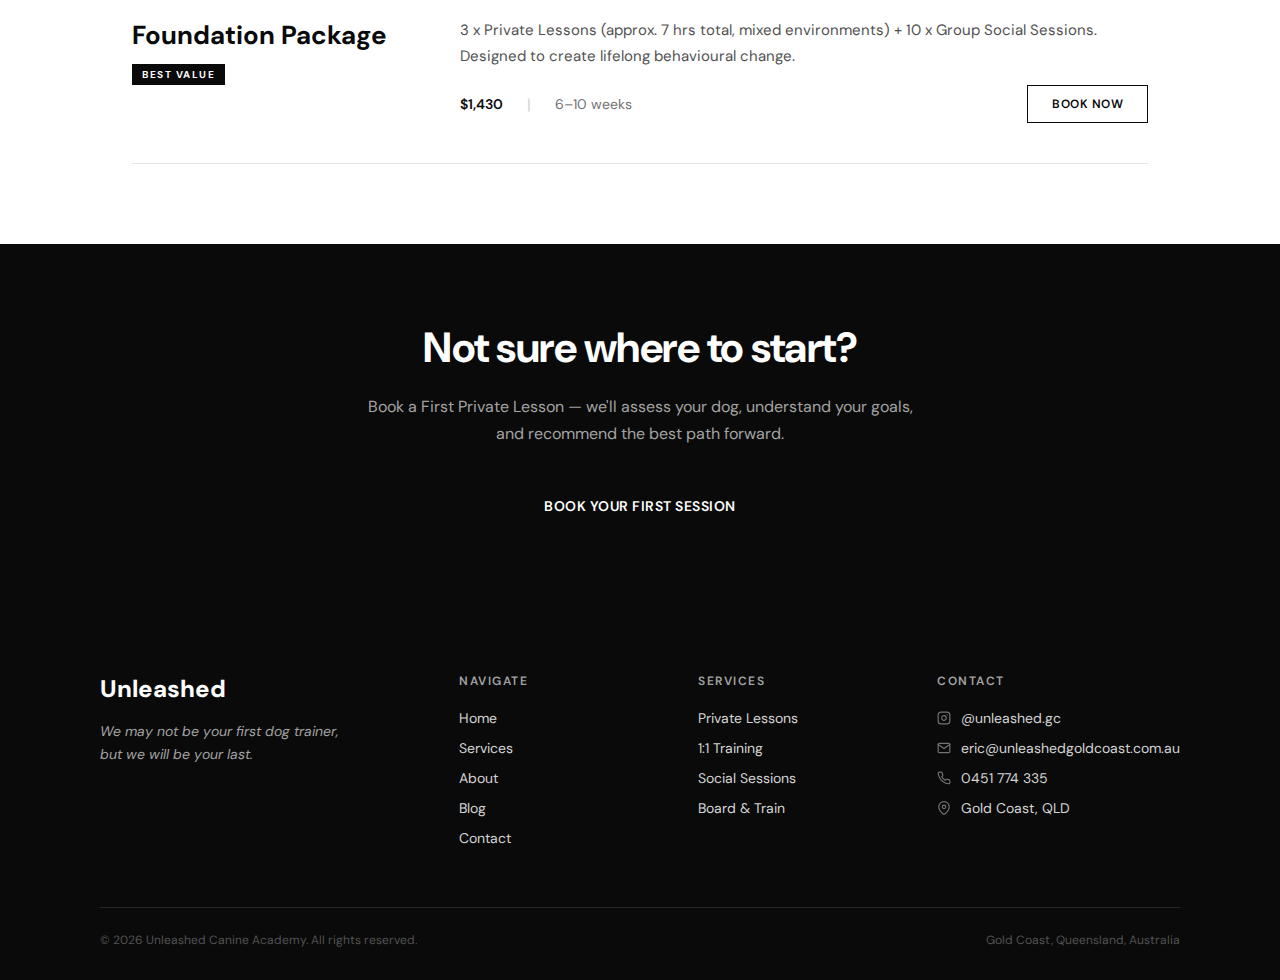
<file: unleashed-website/services.html>
<!DOCTYPE html>
<html lang="en">
<head>
  <meta charset="UTF-8" />
  <meta name="viewport" content="width=device-width, initial-scale=1.0, user-scalable=no" />
  <title>Services — Unleashed Canine Academy</title>
  <meta name="description" content="Programs designed for real, lasting change. Private lessons, 1:1 training, structured social sessions, board & train, and foundation packages on the Gold Coast." />
  <link href="https://fonts.googleapis.com/css2?family=DM+Sans:wght@400;500;600;700;800&display=swap" rel="stylesheet" />
  <link rel="stylesheet" href="assets/styles.css" />
</head>
<body>

  <nav class="nav">
    <div class="nav__inner">
      <a href="index.html" class="nav__logo">
        <img src="./assets/logo.png" alt="Unleashed" />
        <span>Unleashed</span>
      </a>
      <div class="nav__links">
        <a href="index.html" class="nav__link">Home</a>
        <a href="services.html" class="nav__link nav__link--active">Services</a>
        <a href="about.html" class="nav__link">About</a>
        <a href="blog.html" class="nav__link">Blog</a>
        <a href="contact.html" class="nav__link">Contact</a>
        <a href="booking.html" class="nav__book">BOOK NOW</a>
      </div>
    </div>
  </nav>

  <main>
    <!-- Hero -->
    <section class="section section--grey">
      <div class="container">
        <div class="section-label">Our Services</div>
        <h1 class="page-title">
          Programs designed for<br />
          <span class="page-subtitle">real, lasting change</span>
        </h1>
        <p class="section-desc">
          Whether you're starting fresh or refining skills, we have a program
          that fits your dog's needs and your family's goals.
        </p>
      </div>
    </section>

    <!-- Services list -->
    <section class="section">
      <div class="container">
        <div class="svc-item">
          <div class="svc-item__left">
            <div class="svc-item__title">First Private Lesson</div>
            <span class="svc-item__tag">RECOMMENDED START</span>
          </div>
          <div class="svc-item__right">
            <p class="svc-item__desc">Assessment &amp; treatment of behaviours: A comprehensive session where we assess your family's needs, empower everyone to understand the science behind dog training, and teach effective management techniques. Together, we'll establish a communication system using signals and conditioned markers to create meaningful interaction with your dog.</p>
            <div class="svc-item__meta">
              <span class="svc-item__price">$350</span>
              <span class="svc-item__sep">|</span>
              <span class="svc-item__duration">2–3 hours</span>
              <span class="svc-item__spacer"></span>
              <a href="booking.html" class="svc-item__book">BOOK NOW</a>
            </div>
          </div>
        </div>

        <div class="svc-item">
          <div class="svc-item__left">
            <div class="svc-item__title">Follow-Up Lessons</div>
          </div>
          <div class="svc-item__right">
            <p class="svc-item__desc">Development of handling skills and ultimate techniques to create and improve wanted behaviours (e.g. loose leash walk, recall, etc) tailored to your dog's needs. Follow up lessons usually take place in either a neutral or social environment.</p>
            <div class="svc-item__meta">
              <span class="svc-item__price">$250</span>
              <span class="svc-item__sep">|</span>
              <span class="svc-item__duration">2 hours</span>
              <span class="svc-item__spacer"></span>
              <a href="booking.html" class="svc-item__book">BOOK NOW</a>
            </div>
          </div>
        </div>

        <div class="svc-item">
          <div class="svc-item__left">
            <div class="svc-item__title">1:1 Training Session</div>
          </div>
          <div class="svc-item__right">
            <p class="svc-item__desc">Trainer &amp; dog only. Customised lesson planning focused on your dog's goals and key problem behaviours.</p>
            <div class="svc-item__meta">
              <span class="svc-item__price">$85 per dog</span>
              <span class="svc-item__sep">|</span>
              <span class="svc-item__duration">30–45 minutes</span>
              <span class="svc-item__spacer"></span>
              <a href="booking.html" class="svc-item__book">BOOK NOW</a>
            </div>
          </div>
        </div>

        <div class="svc-item">
          <div class="svc-item__left">
            <div class="svc-item__title">Structured Social Session</div>
            <span class="svc-item__tag">MOST POPULAR</span>
          </div>
          <div class="svc-item__right">
            <p class="svc-item__desc">The ultimate dog adventure! Includes pick-up &amp; drop-off, group socialisation, training on impulse control &amp; emotional regulation, and foundation obedience. Dogs run, swim, play, and return home tired &amp; balanced.</p>
            <div class="svc-item__meta">
              <span class="svc-item__price">$55 per dog</span>
              <span class="svc-item__sep">|</span>
              <span class="svc-item__duration">3 hours</span>
              <span class="svc-item__spacer"></span>
              <a href="booking.html" class="svc-item__book">BOOK NOW</a>
            </div>
          </div>
        </div>

        <div class="svc-item">
          <div class="svc-item__left">
            <div class="svc-item__title">Board &amp; Train</div>
            <span class="svc-item__tag">INTENSIVE</span>
          </div>
          <div class="svc-item__right">
            <p class="svc-item__desc">Overnight stay, 2x daily group sessions, 1x daily 1:1 training session, enrichment &amp; constant trainer supervision. Handover private lesson included for 10+ day bookings. Tailored training goals and structured environment for confidence, resilience, and long-term change.</p>
            <div class="svc-item__meta">
              <span class="svc-item__price">$250 per dog, per day</span>
              <span class="svc-item__sep">|</span>
              <span class="svc-item__duration">By request</span>
              <span class="svc-item__spacer"></span>
              <a href="booking.html" class="svc-item__book">BOOK NOW</a>
            </div>
          </div>
        </div>

        <div class="svc-item">
          <div class="svc-item__left">
            <div class="svc-item__title">Foundation Package</div>
            <span class="svc-item__tag">BEST VALUE</span>
          </div>
          <div class="svc-item__right">
            <p class="svc-item__desc">3 x Private Lessons (approx. 7 hrs total, mixed environments) + 10 x Group Social Sessions. Designed to create lifelong behavioural change.</p>
            <div class="svc-item__meta">
              <span class="svc-item__price">$1,430</span>
              <span class="svc-item__sep">|</span>
              <span class="svc-item__duration">6–10 weeks</span>
              <span class="svc-item__spacer"></span>
              <a href="booking.html" class="svc-item__book">BOOK NOW</a>
            </div>
          </div>
        </div>
      </div>
    </section>

    <!-- CTA -->
    <section class="section section--dark section--center">
      <div class="cta">
        <h2 class="section-title section-title--light">Not sure where to start?</h2>
        <p>
          Book a First Private Lesson — we'll assess your dog, understand your goals,
          and recommend the best path forward.
        </p>
        <a href="booking.html" class="btn btn--primary">BOOK YOUR FIRST SESSION</a>
      </div>
    </section>
  </main>

  <footer class="footer">
    <div class="footer__grid">
      <div class="footer__col footer__col--brand">
        <div class="footer__brand">Unleashed</div>
        <div class="footer__tagline">We may not be your first dog trainer,<br />but we will be your last.</div>
      </div>
      <div class="footer__col">
        <div class="footer__heading">NAVIGATE</div>
        <a href="index.html" class="footer__link">Home</a>
        <a href="services.html" class="footer__link">Services</a>
        <a href="about.html" class="footer__link">About</a>
        <a href="blog.html" class="footer__link">Blog</a>
        <a href="contact.html" class="footer__link">Contact</a>
      </div>
      <div class="footer__col">
        <div class="footer__heading">SERVICES</div>
        <a href="services.html" class="footer__link">Private Lessons</a>
        <a href="services.html" class="footer__link">1:1 Training</a>
        <a href="services.html" class="footer__link">Social Sessions</a>
        <a href="services.html" class="footer__link">Board &amp; Train</a>
      </div>
      <div class="footer__col footer__col--contact">
        <div class="footer__heading">CONTACT</div>
        <div class="footer__contact-item">
          <svg width="14" height="14" viewBox="0 0 24 24" fill="none" stroke="currentColor" stroke-width="2" stroke-linecap="round" stroke-linejoin="round"><rect x="2" y="2" width="20" height="20" rx="5" ry="5"/><path d="M16 11.37A4 4 0 1 1 12.63 8 4 4 0 0 1 16 11.37z"/><line x1="17.5" y1="6.5" x2="17.51" y2="6.5"/></svg>
          <a href="https://www.instagram.com/unleashed.gc/" target="_blank" rel="noopener noreferrer">@unleashed.gc</a>
        </div>
        <div class="footer__contact-item">
          <svg width="14" height="14" viewBox="0 0 24 24" fill="none" stroke="currentColor" stroke-width="2" stroke-linecap="round" stroke-linejoin="round"><path d="M4 4h16c1.1 0 2 .9 2 2v12c0 1.1-.9 2-2 2H4c-1.1 0-2-.9-2-2V6c0-1.1.9-2 2-2z"/><polyline points="22,6 12,13 2,6"/></svg>
          eric@unleashedgoldcoast.com.au
        </div>
        <div class="footer__contact-item">
          <svg width="14" height="14" viewBox="0 0 24 24" fill="none" stroke="currentColor" stroke-width="2" stroke-linecap="round" stroke-linejoin="round"><path d="M22 16.92v3a2 2 0 0 1-2.18 2 19.79 19.79 0 0 1-8.63-3.07 19.5 19.5 0 0 1-6-6 19.79 19.79 0 0 1-3.07-8.67A2 2 0 0 1 4.11 2h3a2 2 0 0 1 2 1.72 12.84 12.84 0 0 0 .7 2.81 2 2 0 0 1-.45 2.11L8.09 9.91a16 16 0 0 0 6 6l1.27-1.27a2 2 0 0 1 2.11-.45 12.84 12.84 0 0 0 2.81.7A2 2 0 0 1 22 16.92z"/></svg>
          0451 774 335
        </div>
        <div class="footer__contact-item">
          <svg width="14" height="14" viewBox="0 0 24 24" fill="none" stroke="currentColor" stroke-width="2" stroke-linecap="round" stroke-linejoin="round"><path d="M21 10c0 7-9 13-9 13s-9-6-9-13a9 9 0 0 1 18 0z"/><circle cx="12" cy="10" r="3"/></svg>
          Gold Coast, QLD
        </div>
      </div>
    </div>
    <div class="footer__bottom">
      <span>© 2026 Unleashed Canine Academy. All rights reserved.</span>
      <span>Gold Coast, Queensland, Australia</span>
    </div>
  </footer>

</body>
</html>
</file>
<file: unleashed-website/assets/styles.css>
/* ============ DESIGN TOKENS ============ */
:root {
  --black: #0A0A0A;
  --white: #FFFFFF;
  --grey-50: #FAFAFA;
  --grey-100: #F5F5F5;
  --grey-200: #E5E5E5;
  --grey-300: #D4D4D4;
  --grey-400: #A3A3A3;
  --grey-500: #737373;
  --grey-600: #525252;
  --grey-700: #404040;
  --grey-800: #262626;
  --grey-900: #171717;
  --font: 'DM Sans', system-ui, sans-serif;
  --max-width: 1080px;
}

/* ============ RESET & BASE ============ */
* { margin: 0; padding: 0; box-sizing: border-box; }
body { font-family: var(--font); -webkit-font-smoothing: antialiased; background: var(--white); }
::-webkit-scrollbar { display: none; }
html { scrollbar-width: none; }
a { text-decoration: none; color: inherit; }
img { display: block; max-width: 100%; }
button { font-family: var(--font); }

/* ============ LAYOUT ============ */
.container {
  max-width: var(--max-width);
  margin: 0 auto;
  padding-left: 32px;
  padding-right: 32px;
}

.section { padding: 80px 32px; }
.section--grey { background: var(--grey-50); border-bottom: 1px solid var(--grey-200); }
.section--grey-top { background: var(--grey-50); border-top: 1px solid var(--grey-200); }
.section--dark { background: var(--black); }
.section--dark-alt { background: var(--grey-900); }
.section--center { text-align: center; }

/* ============ NAV ============ */
.nav {
  position: sticky;
  top: 0;
  z-index: 100;
  background: var(--white);
  border-bottom: 1px solid var(--grey-200);
}
.nav__inner {
  max-width: var(--max-width);
  margin: 0 auto;
  padding: 0 32px;
  height: 72px;
  display: flex;
  align-items: center;
  justify-content: space-between;
}
.nav__logo {
  display: flex;
  align-items: center;
  gap: 10px;
}
.nav__logo img {
  height: 36px;
  object-fit: contain;
}
.nav__logo span {
  font-size: 22px;
  font-weight: 800;
  color: var(--black);
  letter-spacing: -0.5px;
}
.nav__links {
  display: flex;
  align-items: center;
  gap: 36px;
}
.nav__link {
  font-size: 14px;
  font-weight: 500;
  color: var(--grey-500);
  letter-spacing: 0.3px;
  padding-bottom: 2px;
  border-bottom: 2px solid transparent;
  transition: all 0.2s;
}
.nav__link--active {
  color: var(--black);
  border-bottom-color: var(--black);
}
.nav__book {
  font-size: 13px;
  font-weight: 600;
  color: var(--white);
  background: var(--black);
  border: none;
  padding: 10px 24px;
  letter-spacing: 0.5px;
  transition: opacity 0.2s;
  display: inline-block;
}

/* ============ FOOTER ============ */
.footer {
  background: var(--black);
  color: var(--white);
  padding: 64px 32px 32px;
}
.footer__grid {
  max-width: var(--max-width);
  margin: 0 auto;
  display: flex;
  gap: 64px;
  flex-wrap: wrap;
}
.footer__col { flex: 1 1 160px; }
.footer__col--brand { flex: 1 1 280px; }
.footer__col--contact { flex: 1 1 200px; }
.footer__brand {
  font-size: 24px;
  font-weight: 800;
  margin-bottom: 16px;
}
.footer__tagline {
  font-size: 14px;
  color: var(--grey-400);
  line-height: 1.6;
  font-style: italic;
}
.footer__heading {
  font-size: 12px;
  font-weight: 600;
  letter-spacing: 1.5px;
  margin-bottom: 20px;
  color: var(--grey-400);
}
.footer__link {
  font-size: 14px;
  color: var(--grey-300);
  margin-bottom: 12px;
  display: block;
}
.footer__contact-item {
  font-size: 14px;
  color: var(--grey-300);
  margin-bottom: 12px;
  display: flex;
  align-items: center;
  gap: 10px;
}
.footer__contact-item svg {
  color: var(--grey-500);
  flex-shrink: 0;
}
.footer__bottom {
  max-width: var(--max-width);
  margin: 48px auto 0;
  border-top: 1px solid var(--grey-800);
  padding-top: 24px;
  display: flex;
  justify-content: space-between;
  align-items: center;
  flex-wrap: wrap;
  gap: 16px;
  font-size: 12px;
  color: var(--grey-600);
}

/* ============ TYPOGRAPHY ============ */
.section-label {
  font-size: 12px;
  font-weight: 600;
  letter-spacing: 2.5px;
  color: var(--grey-400);
  text-transform: uppercase;
  margin-bottom: 12px;
}
.section-title {
  font-size: 42px;
  font-weight: 700;
  color: var(--black);
  line-height: 1.15;
  margin-bottom: 20px;
  letter-spacing: -0.5px;
}
.section-title--light { color: var(--white); }
.page-title {
  font-size: 44px;
  font-weight: 800;
  color: var(--black);
  line-height: 1.15;
  margin-bottom: 20px;
}
.page-title--hero {
  font-size: 52px;
  letter-spacing: -1px;
  line-height: 1.1;
  margin-bottom: 24px;
}
.page-subtitle {
  font-weight: 400;
  color: var(--grey-500);
}
.section-desc {
  font-size: 17px;
  color: var(--grey-500);
  line-height: 1.7;
  max-width: 560px;
}
.section-desc--wide { max-width: 480px; }
.section-desc--light { color: var(--grey-400); }
.section-desc--center {
  color: var(--grey-400);
  max-width: none;
}

/* ============ BUTTONS ============ */
.btn {
  display: inline-block;
  font-family: var(--font);
  font-size: 14px;
  font-weight: 600;
  padding: 14px 32px;
  cursor: pointer;
  letter-spacing: 0.5px;
  transition: all 0.2s;
  text-align: center;
  border: none;
}
.btn--primary {
  background: var(--black);
  color: var(--white);
}
.btn--outline {
  background: transparent;
  border: 1.5px solid var(--black);
  color: var(--black);
}
.btn--outline-light {
  background: transparent;
  border: 1.5px solid var(--black);
  color: var(--white);
}
.btn--full {
  width: 100%;
  display: block;
}

/* ============ GRIDS ============ */
.grid-3 {
  display: grid;
  grid-template-columns: repeat(3, 1fr);
  gap: 24px;
}
.grid-3--wide { gap: 48px; }
.grid-2 {
  display: grid;
  grid-template-columns: repeat(2, 1fr);
  gap: 32px;
}

/* ============ HOME: HERO ============ */
.hero {
  min-height: 520px;
  background: var(--grey-50);
  display: flex;
  align-items: center;
  border-bottom: 1px solid var(--grey-200);
}
.hero__inner {
  max-width: var(--max-width);
  margin: 0 auto;
  padding: 80px 32px;
  display: flex;
  align-items: center;
  gap: 64px;
  width: 100%;
}
.hero__text { flex: 1 1 55%; }
.hero__text p {
  font-size: 17px;
  color: var(--grey-600);
  line-height: 1.7;
  margin-bottom: 36px;
  max-width: 480px;
}
.hero__actions {
  display: flex;
  gap: 16px;
  align-items: center;
}
.hero__image {
  flex: 1 1 40%;
  height: 400px;
  overflow: hidden;
  border-radius: 12px;
}
.hero__image img {
  width: 100%;
  height: 100%;
  object-fit: cover;
  object-position: center top;
}

/* ============ HOME: STATS ============ */
.stats {
  background: var(--black);
  padding: 36px 32px;
}
.stats__inner {
  max-width: var(--max-width);
  margin: 0 auto;
  display: flex;
  justify-content: space-around;
  text-align: center;
  flex-wrap: wrap;
  gap: 24px;
}
.stats__value {
  font-size: 32px;
  color: var(--white);
  margin-bottom: 4px;
}
.stats__label {
  font-size: 12px;
  color: var(--grey-500);
  letter-spacing: 1px;
}

/* ============ HOME: SERVICE CARDS ============ */
.service-card {
  padding: 32px 28px;
  border: 1px solid var(--grey-200);
  display: flex;
  flex-direction: column;
  gap: 12px;
  transition: all 0.2s;
}
.service-card__num {
  font-size: 11px;
  font-weight: 600;
  color: var(--grey-400);
  letter-spacing: 1.5px;
}
.service-card__title {
  font-size: 20px;
  font-weight: 700;
  color: var(--black);
}
.service-card__desc {
  font-size: 14px;
  color: var(--grey-500);
  line-height: 1.6;
  flex: 1;
}
.service-card__price {
  font-size: 14px;
  font-weight: 600;
  color: var(--black);
  margin-top: 8px;
}

/* ============ HOME: QUOTE ============ */
.quote__text {
  font-size: 32px;
  color: var(--white);
  line-height: 1.4;
  font-weight: 500;
  margin-bottom: 24px;
}
.quote__attr {
  font-size: 14px;
  color: var(--grey-500);
  letter-spacing: 1px;
}

/* ============ HOME: WHY ============ */
.why__num {
  font-size: 48px;
  font-weight: 700;
  color: var(--grey-200);
  margin-bottom: 16px;
}
.why__title {
  font-size: 20px;
  font-weight: 700;
  color: var(--black);
  margin-bottom: 12px;
}
.why__desc {
  font-size: 14px;
  color: var(--grey-500);
  line-height: 1.7;
}

/* ============ CTA SECTION ============ */
.cta { max-width: 560px; margin: 0 auto; }
.cta p {
  font-size: 16px;
  color: var(--grey-400);
  line-height: 1.7;
  margin-bottom: 36px;
}
.cta__actions {
  display: flex;
  gap: 16px;
  justify-content: center;
}

/* ============ SERVICES: LIST ============ */
.svc-item {
  padding: 40px 0;
  border-bottom: 1px solid var(--grey-200);
  display: flex;
  gap: 48px;
  align-items: flex-start;
}
.svc-item__left { flex: 0 0 280px; }
.svc-item__title {
  font-size: 26px;
  font-weight: 700;
  color: var(--black);
  margin-bottom: 8px;
}
.svc-item__tag {
  font-size: 10px;
  font-weight: 700;
  letter-spacing: 1.5px;
  color: var(--white);
  background: var(--black);
  padding: 4px 10px;
  display: inline-block;
  margin-top: 4px;
}
.svc-item__right { flex: 1; }
.svc-item__desc {
  font-size: 15px;
  color: var(--grey-600);
  line-height: 1.7;
  margin-bottom: 16px;
}
.svc-item__meta {
  display: flex;
  gap: 24px;
  align-items: center;
}
.svc-item__price {
  font-size: 14px;
  font-weight: 600;
  color: var(--black);
}
.svc-item__sep { color: var(--grey-300); }
.svc-item__duration {
  font-size: 14px;
  color: var(--grey-500);
}
.svc-item__spacer { flex: 1; }
.svc-item__book {
  font-size: 12px;
  font-weight: 600;
  padding: 10px 24px;
  letter-spacing: 0.5px;
  border: 1.5px solid var(--black);
  background: transparent;
  color: var(--black);
  transition: all 0.2s;
  display: inline-block;
}

/* ============ ABOUT ============ */
.about-profile {
  max-width: var(--max-width);
  margin: 0 auto;
  display: flex;
  gap: 64px;
  align-items: flex-start;
}
.about-profile__photo {
  flex: 0 0 320px;
  height: 400px;
  overflow: hidden;
  border-radius: 12px;
}
.about-profile__photo img {
  width: 100%;
  height: 100%;
  object-fit: cover;
  object-position: center top;
}
.about-profile__info { flex: 1; }
.about-profile__role {
  font-size: 12px;
  font-weight: 600;
  letter-spacing: 2px;
  color: var(--grey-400);
  margin-bottom: 8px;
}
.about-profile__name {
  font-size: 32px;
  font-weight: 800;
  color: var(--black);
  margin-bottom: 24px;
}
.about-profile__bio {
  font-size: 16px;
  color: var(--grey-600);
  line-height: 1.8;
  display: flex;
  flex-direction: column;
  gap: 20px;
}
.value-card {
  padding: 32px;
  border: 1px solid var(--grey-200);
  background: var(--white);
}
.value-card__title {
  font-size: 20px;
  font-weight: 700;
  color: var(--black);
  margin-bottom: 12px;
}
.value-card__desc {
  font-size: 14px;
  color: var(--grey-500);
  line-height: 1.7;
}

/* ============ BLOG: LISTING ============ */
.blog-card {
  padding: 40px 0;
  border-bottom: 1px solid var(--grey-200);
  display: flex;
  gap: 40px;
  align-items: flex-start;
}
.blog-card__image {
  flex: 0 0 240px;
  height: 160px;
  overflow: hidden;
  border-radius: 12px;
}
.blog-card__image img {
  width: 100%;
  height: 100%;
  object-fit: cover;
}
.blog-card__body { flex: 1; }
.blog-card__meta {
  display: flex;
  gap: 16px;
  margin-bottom: 12px;
  align-items: center;
}
.blog-card__category {
  font-size: 10px;
  font-weight: 700;
  letter-spacing: 1.5px;
  color: var(--grey-500);
}
.blog-card__dot { color: var(--grey-300); }
.blog-card__date {
  font-size: 12px;
  color: var(--grey-400);
}
.blog-card__title {
  font-size: 22px;
  font-weight: 700;
  color: var(--black);
  line-height: 1.3;
  margin-bottom: 12px;
}
.blog-card__excerpt {
  font-size: 14px;
  color: var(--grey-500);
  line-height: 1.7;
  margin-bottom: 16px;
}
.blog-card__read {
  font-size: 13px;
  font-weight: 600;
  color: var(--black);
  letter-spacing: 0.3px;
}

/* ============ BLOG: ARTICLE ============ */
.article-container {
  max-width: 720px;
  margin: 0 auto;
}
.article__back {
  font-size: 13px;
  font-weight: 600;
  color: var(--grey-500);
  margin-bottom: 32px;
  display: inline-flex;
  align-items: center;
  gap: 6px;
}
.article__meta {
  display: flex;
  gap: 16px;
  margin-bottom: 16px;
  align-items: center;
}
.article__category {
  font-size: 10px;
  font-weight: 700;
  letter-spacing: 1.5px;
  color: var(--white);
  background: var(--black);
  padding: 4px 10px;
}
.article__date,
.article__read-time {
  font-size: 13px;
  color: var(--grey-400);
}
.article__dot { color: var(--grey-300); }
.article__title {
  font-size: 40px;
  font-weight: 800;
  color: var(--black);
  line-height: 1.2;
  margin-bottom: 20px;
}
.article__excerpt {
  font-size: 17px;
  color: var(--grey-500);
  line-height: 1.7;
}
.article__featured-image {
  max-width: 720px;
  margin: 0 auto;
  height: 360px;
  overflow: hidden;
  border-radius: 12px;
}
.article__featured-image img {
  width: 100%;
  height: 100%;
  object-fit: cover;
}
.article__content h2 {
  font-size: 26px;
  font-weight: 700;
  color: var(--black);
  line-height: 1.3;
  margin-top: 40px;
  margin-bottom: 16px;
}
.article__content p {
  font-size: 16px;
  color: var(--grey-600);
  line-height: 1.8;
  margin-bottom: 20px;
}
.article__author {
  margin-top: 56px;
  padding: 32px;
  background: var(--grey-50);
  border: 1px solid var(--grey-200);
  display: flex;
  gap: 24px;
  align-items: center;
}
.article__author-photo {
  width: 56px;
  height: 56px;
  border-radius: 28px;
  overflow: hidden;
  flex-shrink: 0;
}
.article__author-photo img {
  width: 100%;
  height: 100%;
  object-fit: cover;
}
.article__author-name {
  font-size: 17px;
  font-weight: 700;
  color: var(--black);
  margin-bottom: 4px;
}
.article__author-role {
  font-size: 14px;
  color: var(--grey-500);
}
.article__bottom-nav {
  margin-top: 48px;
  padding-top: 32px;
  border-top: 1px solid var(--grey-200);
  display: flex;
  justify-content: space-between;
  align-items: center;
}
.article__all-link {
  font-size: 14px;
  font-weight: 600;
  color: var(--black);
}
.article__book-link {
  font-size: 13px;
  font-weight: 600;
  padding: 12px 28px;
  letter-spacing: 0.5px;
  background: var(--black);
  color: var(--white);
  display: inline-block;
}

/* ============ CONTACT ============ */
.contact-layout {
  max-width: var(--max-width);
  margin: 0 auto;
  display: flex;
  gap: 64px;
}
.contact-info { flex: 0 0 340px; }
.contact-info__heading {
  font-size: 12px;
  font-weight: 600;
  letter-spacing: 2px;
  color: var(--grey-400);
  margin-bottom: 24px;
}
.contact-info__item { margin-bottom: 24px; }
.contact-info__label {
  font-size: 12px;
  font-weight: 600;
  color: var(--grey-400);
  letter-spacing: 0.5px;
  margin-bottom: 4px;
  display: flex;
  align-items: center;
  gap: 6px;
}
.contact-info__label svg {
  flex-shrink: 0;
}
.contact-info__value {
  font-size: 16px;
  color: var(--black);
}
.contact-hours {
  margin-top: 40px;
  padding: 24px;
  background: var(--grey-50);
  border: 1px solid var(--grey-200);
}
.contact-hours__title {
  font-size: 17px;
  font-weight: 700;
  color: var(--black);
  margin-bottom: 8px;
}
.contact-hours__text {
  font-size: 14px;
  color: var(--grey-500);
  line-height: 1.8;
}
.contact-form { flex: 1; }
.form-heading {
  font-size: 12px;
  font-weight: 600;
  letter-spacing: 2px;
  color: var(--grey-400);
  margin-bottom: 24px;
}
.form-fields {
  display: flex;
  flex-direction: column;
  gap: 20px;
}
.form-row {
  display: flex;
  gap: 20px;
}
.form-row > * { flex: 1; }
.form-label {
  font-size: 13px;
  font-weight: 500;
  color: var(--grey-600);
  display: block;
  margin-bottom: 6px;
}
.form-field {
  padding: 12px 16px;
  border: 1px solid var(--grey-200);
  font-family: var(--font);
  font-size: 14px;
  color: var(--black);
  background: var(--white);
  width: 100%;
  outline: none;
  resize: vertical;
}
.form-field::placeholder {
  color: var(--grey-400);
  font-weight: 400;
}
.form-field--tall { min-height: 120px; }
.form-field--medium { min-height: 80px; }
.form-note {
  font-size: 12px;
  color: var(--grey-400);
  text-align: center;
  line-height: 1.6;
}

/* ============ BOOKING ============ */
.booking-layout {
  max-width: var(--max-width);
  margin: 0 auto;
  display: flex;
  gap: 64px;
}
.booking-services { flex: 0 0 380px; }
.booking-form { flex: 1; }
.booking-heading {
  font-size: 12px;
  font-weight: 600;
  letter-spacing: 2px;
  color: var(--grey-400);
  margin-bottom: 20px;
}
.service-options {
  display: flex;
  flex-direction: column;
  gap: 8px;
}
.service-option {
  padding: 16px 20px;
  border: 1px solid var(--grey-200);
  cursor: pointer;
  transition: all 0.15s;
  background: var(--white);
}
.service-option--selected {
  border: 2px solid var(--black);
  background: var(--grey-50);
}
.service-option__header {
  display: flex;
  justify-content: space-between;
  align-items: center;
}
.service-option__title {
  font-size: 17px;
  font-weight: 700;
  color: var(--black);
}
.service-option__price {
  font-size: 14px;
  font-weight: 600;
  color: var(--black);
}
.service-option__duration {
  font-size: 12px;
  color: var(--grey-500);
  margin-top: 4px;
}

/* ============ NAV: HAMBURGER ============ */
.nav__hamburger {
  display: none;
  flex-direction: column;
  justify-content: center;
  gap: 5px;
  background: none;
  border: none;
  cursor: pointer;
  padding: 4px;
  z-index: 101;
}
.nav__hamburger span {
  display: block;
  width: 22px;
  height: 2px;
  background: var(--black);
  transition: all 0.3s;
}
.nav__hamburger--open span:nth-child(1) {
  transform: translateY(7px) rotate(45deg);
}
.nav__hamburger--open span:nth-child(2) {
  opacity: 0;
}
.nav__hamburger--open span:nth-child(3) {
  transform: translateY(-7px) rotate(-45deg);
}

/* ============ RESPONSIVE ============ */
@media (max-width: 768px) {

  /* Nav */
  .nav__hamburger { display: flex; }
  .nav__inner { padding: 0 20px; }
  .nav__links {
    display: none;
    flex-direction: column;
    position: absolute;
    top: 72px;
    left: 0;
    right: 0;
    background: var(--white);
    border-bottom: 1px solid var(--grey-200);
    padding: 16px 20px 24px;
    gap: 0;
    box-shadow: 0 8px 24px rgba(0,0,0,0.08);
  }
  .nav__links--open { display: flex; }
  .nav__link {
    padding: 14px 0;
    border-bottom: 1px solid var(--grey-100);
    width: 100%;
  }
  .nav__link--active { border-bottom-color: var(--grey-200); }
  .nav__book {
    margin-top: 8px;
    text-align: center;
    padding: 14px 24px;
    width: 100%;
  }

  /* Layout */
  .section { padding: 48px 20px; }
  .container { padding-left: 20px; padding-right: 20px; }

  /* Typography */
  .page-title { font-size: 30px; }
  .page-title--hero { font-size: 32px; }
  .section-title { font-size: 28px; }
  .quote__text { font-size: 22px; }
  .article__title { font-size: 28px; }
  .svc-item__title { font-size: 22px; }

  /* Hero */
  .hero { min-height: auto; }
  .hero__inner {
    flex-direction: column;
    padding: 48px 20px;
    gap: 32px;
  }
  .hero__text { flex: auto; }
  .hero__image {
    flex: auto;
    width: 100%;
    height: 240px;
  }
  .hero__actions {
    flex-direction: column;
  }
  .hero__actions .btn { width: 100%; text-align: center; }

  /* Stats */
  .stats { padding: 32px 20px; }
  .stats__inner {
    display: grid;
    grid-template-columns: repeat(2, 1fr);
    gap: 24px;
  }
  .stats__value { font-size: 26px; }

  /* Grids */
  .grid-3, .grid-2 { grid-template-columns: 1fr; }
  .grid-3--wide { gap: 32px; }

  /* Service cards */
  .service-card { padding: 24px 20px; }

  /* Services list */
  .svc-item {
    flex-direction: column;
    gap: 16px;
  }
  .svc-item__left { flex: auto; }
  .svc-item__meta { flex-wrap: wrap; gap: 12px; }
  .svc-item__spacer { display: none; }
  .svc-item__book { width: 100%; text-align: center; margin-top: 8px; }

  /* About */
  .about-profile {
    flex-direction: column;
    gap: 32px;
  }
  .about-profile__photo {
    flex: auto;
    width: 100%;
    height: 280px;
  }

  /* Blog cards */
  .blog-card {
    flex-direction: column;
    gap: 20px;
  }
  .blog-card__image {
    flex: auto;
    width: 100%;
    height: 200px;
  }

  /* Article */
  .article__featured-image { height: 220px; }
  .article__meta { flex-wrap: wrap; gap: 8px; }
  .article__author { flex-direction: column; text-align: center; }

  /* Contact */
  .contact-layout {
    flex-direction: column;
    gap: 48px;
  }
  .contact-info { flex: auto; }

  /* Booking */
  .booking-layout {
    flex-direction: column;
    gap: 48px;
  }
  .booking-services { flex: auto; }

  /* Forms */
  .form-row { flex-direction: column; }

  /* CTA */
  .cta__actions {
    flex-direction: column;
    align-items: stretch;
  }
  .cta__actions .btn { text-align: center; }

  /* Footer */
  .footer { padding: 48px 20px 24px; }
  .footer__grid { gap: 32px; }
  .footer__bottom {
    flex-direction: column;
    text-align: center;
  }
}
</file>
